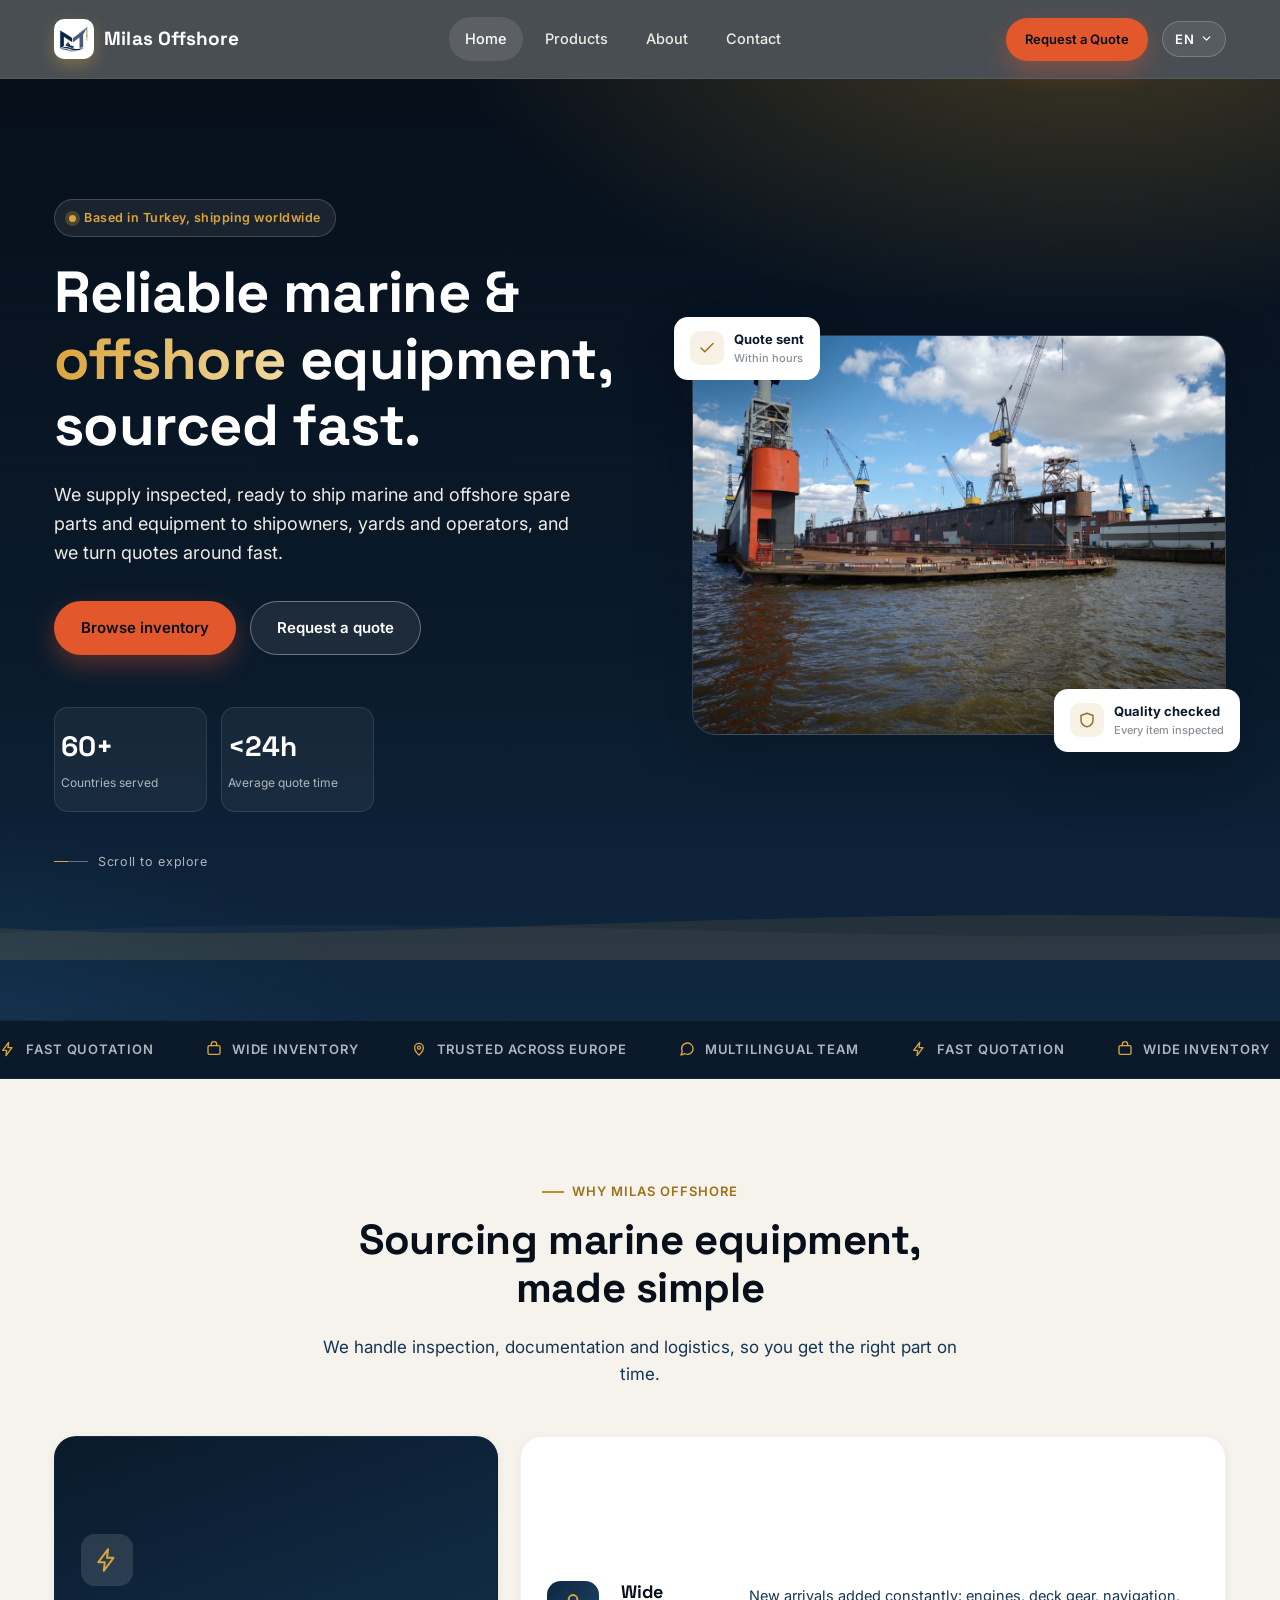
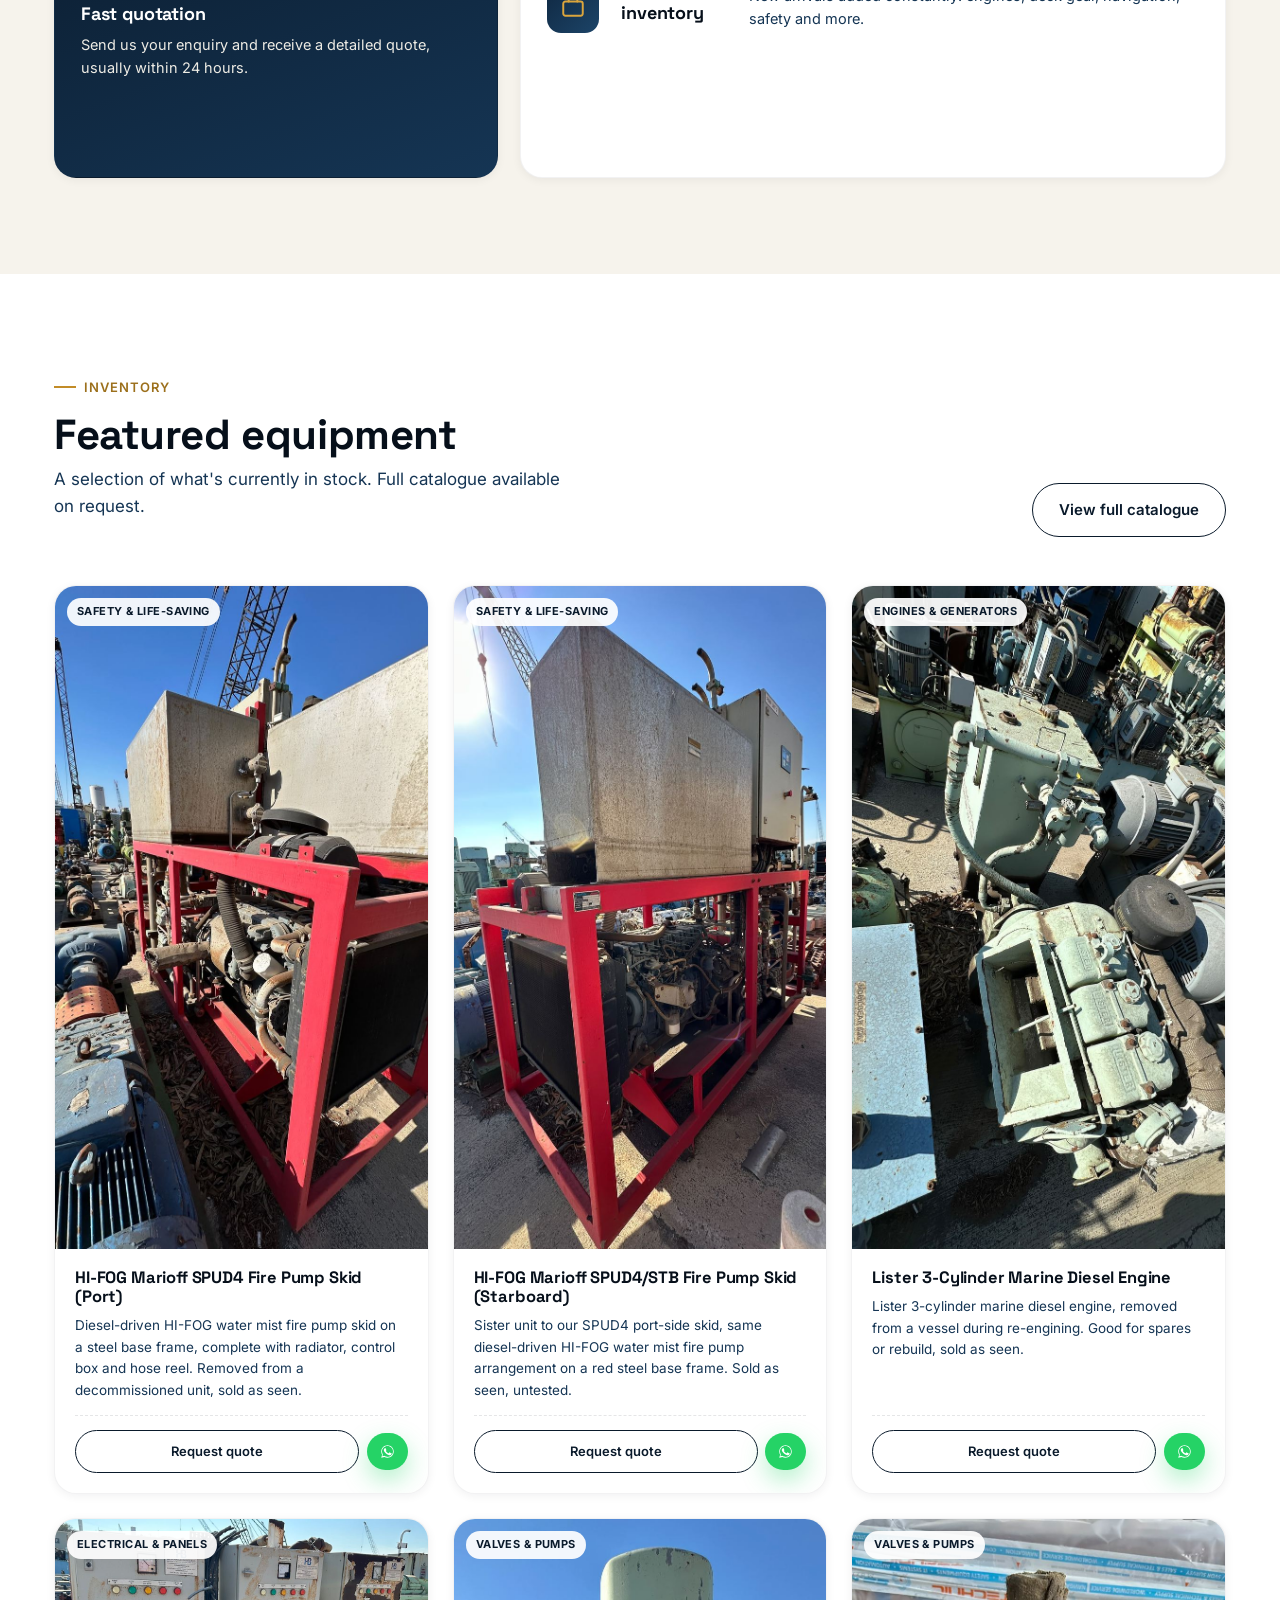
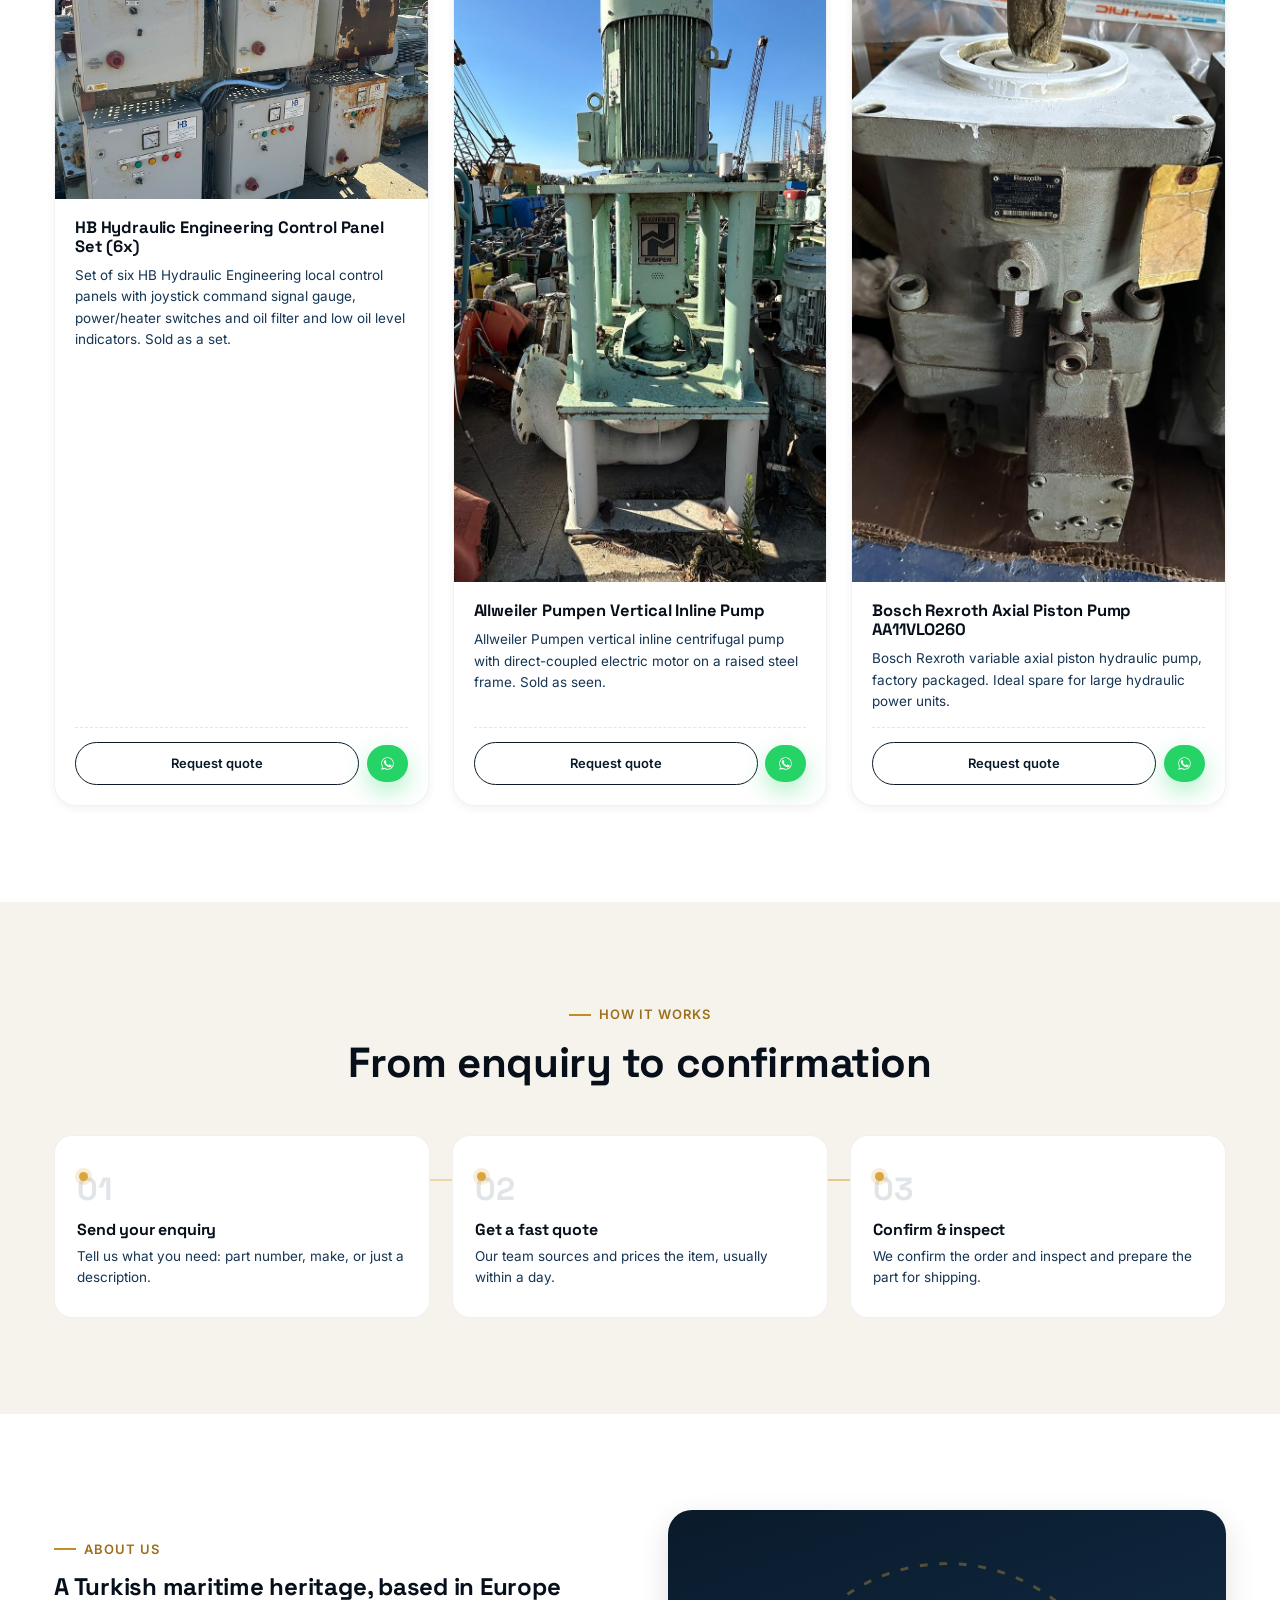
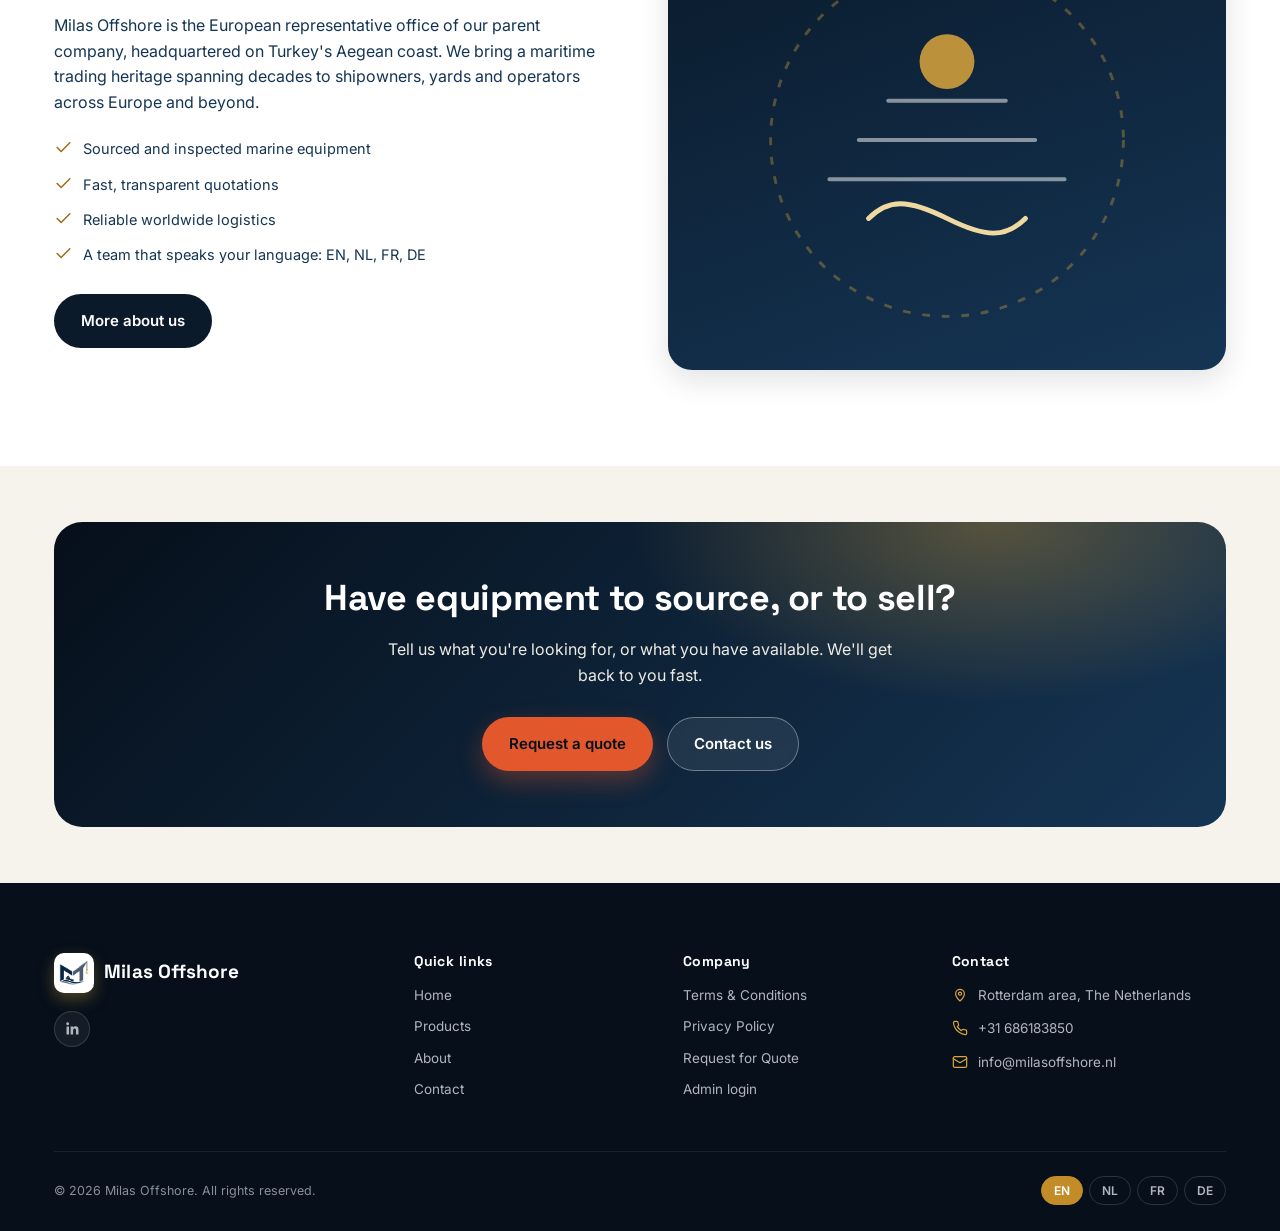
<file: index.html>
<!DOCTYPE html>
<html lang="en">
<head>
<meta charset="UTF-8">
<meta name="viewport" content="width=device-width, initial-scale=1.0">
<meta name="google-site-verification" content="f_lSpBod_ziCCCpsO3SbGv-IvwV33YUz3Cc5S5gStGs" />
<title data-i18n-title="meta_title">Milas Offshore | Marine & Offshore Equipment Supplier</title>
<meta name="description" content="Turkey-based supplier of marine and offshore equipment and spare parts, shipped worldwide.">
<meta name="keywords" content="marine equipment supplier, offshore equipment supplier, ship spare parts, marine spare parts, offshore spare parts, ship chandler, marine electrical panels, deck machinery, navigation equipment, valves and pumps marine">
<link rel="canonical" href="https://milasoffshore.nl/">
<meta property="og:type" content="website">
<meta property="og:site_name" content="Milas Offshore">
<meta property="og:title" content="Milas Offshore | Marine & Offshore Equipment Supplier">
<meta property="og:description" content="Marine and offshore equipment and spare parts, supplied through our European office in the Netherlands.">
<meta property="og:image" content="https://milasoffshore.nl/images/logo-full.png">
<meta property="og:url" content="https://milasoffshore.nl/">
<meta name="twitter:card" content="summary_large_image">
<meta name="twitter:title" content="Milas Offshore | Marine & Offshore Equipment Supplier">
<meta name="twitter:description" content="Marine and offshore equipment and spare parts, supplied through our European office in the Netherlands.">
<meta name="twitter:image" content="https://milasoffshore.nl/images/logo-full.png">
<script type="application/ld+json">
{
  "@context": "https://schema.org",
  "@type": "Organization",
  "name": "Milas Offshore",
  "url": "https://milasoffshore.nl/",
  "logo": "https://milasoffshore.nl/images/logo-full.png",
  "description": "Marine and offshore equipment and spare parts supplier, shipped worldwide from our European office in the Netherlands.",
  "address": {
    "@type": "PostalAddress",
    "addressRegion": "Rotterdam area",
    "addressCountry": "NL"
  },
  "contactPoint": {
    "@type": "ContactPoint",
    "telephone": "+31-686183850",
    "contactType": "sales",
    "email": "info@milasoffshore.nl"
  },
  "sameAs": [
    "https://www.linkedin.com/company/milasoffshore/"
  ]
}
</script>
<link rel="preconnect" href="https://fonts.googleapis.com">
<link href="https://fonts.googleapis.com/css2?family=Space+Grotesk:wght@500;700&family=Inter:wght@400;500;600;700&display=swap" rel="stylesheet">
<link rel="icon" type="image/png" href="images/favicon.png">
<link rel="stylesheet" href="css/style.css">
</head>
<body>

<!-- ============ HEADER ============ -->
<header class="site-header">
  <div class="container header-inner">
    <a href="index.html" class="brand">
      <span class="brand-mark">
        <img src="images/logo-mark.png" alt="Milas Offshore">
      </span>
      <span class="brand-text" data-i18n="brand.name">Milas Offshore<small data-i18n="brand.sub">Marine &amp; Offshore Supply</small></span>
    </a>

    <nav class="main-nav" data-main-nav>
      <a href="index.html" data-i18n="nav.home">Home</a>
      <a href="products.html" data-i18n="nav.products">Products</a>
      <a href="about.html" data-i18n="nav.about">About</a>
      <a href="contact.html" data-i18n="nav.contact">Contact</a>
    <a href="contact.html" class="nav-cta-mobile" data-i18n="nav.quote">Request a Quote</a>
    </nav>

    <div class="header-actions">
      <a href="contact.html" class="btn btn-primary btn-sm" data-i18n="nav.quote">Request a Quote</a>
      <div class="lang-switch" data-lang-switch>
        <button class="lang-current" data-lang-trigger type="button">
          <span data-lang-label>EN</span>
          <svg viewBox="0 0 24 24" fill="none" stroke="currentColor" stroke-width="2.4"><path d="M6 9l6 6 6-6" stroke-linecap="round" stroke-linejoin="round"/></svg>
        </button>
        <div class="lang-menu">
          <button data-lang-btn="en" type="button">English</button>
          <button data-lang-btn="nl" type="button">Nederlands</button>
          <button data-lang-btn="fr" type="button">Français</button>
          <button data-lang-btn="de" type="button">Deutsch</button>
        </div>
      </div>
      <button class="nav-toggle" data-nav-toggle type="button" aria-label="Menu">
        <svg viewBox="0 0 24 24" fill="none" stroke="currentColor" stroke-width="2"><path d="M4 7h16M4 12h16M4 17h16" stroke-linecap="round"/></svg>
      </button>
    </div>
  </div>
</header>

<!-- ============ HERO ============ -->
<section class="hero spotlight" data-tilt-scene>
  <div class="bubble-field" data-bubble-field aria-hidden="true"></div>
  <div class="container hero-grid">
    <div>
      <span class="hero-badge"><span class="dot"></span> <span data-i18n="hero.badge">Based in Turkey, shipping worldwide</span></span>
      <h1>
        <span data-i18n="hero.title_a">Reliable marine &amp;</span>
        <em data-i18n="hero.title_em">offshore</em>
        <span data-i18n="hero.title_b">equipment, sourced fast.</span>
      </h1>
      <p class="lead" data-i18n="hero.lead">We supply inspected, ready to ship marine and offshore spare parts and equipment to shipowners, yards and operators, and we turn quotes around fast.</p>
      <div class="hero-ctas">
        <a href="products.html" class="btn btn-primary" data-i18n="hero.cta_browse">Browse inventory</a>
        <a href="contact.html" class="btn btn-ghost" data-i18n="hero.cta_quote">Request a quote</a>
      </div>
      <div class="hero-stats">
        <div class="stat"><b data-count>60+</b><span data-i18n="hero.stat1_l">Countries served</span></div>
        <div class="stat"><b>&lt;24h</b><span data-i18n="hero.stat2_l">Average quote time</span></div>
      </div>
      <div class="scroll-cue"><span class="line"></span><span data-i18n="hero.scroll">Scroll to explore</span></div>
    </div>

    <div class="hero-visual">
      <div class="hero-panel hero-panel-video" data-tilt-target>
        <video class="hero-video" autoplay muted loop playsinline preload="auto" poster="images/about-shipyard.jpg">
          <source src="images/hero-video.mp4" type="video/mp4">
        </video>
      </div>
      <div class="hero-float f1">
        <span class="ico"><svg viewBox="0 0 24 24" fill="none" stroke="currentColor" stroke-width="2"><path d="M20 6L9 17l-5-5" stroke-linecap="round" stroke-linejoin="round"/></svg></span>
        <span><span data-i18n="hero.float1">Quote sent</span><small data-i18n="hero.float1_sub">Within hours</small></span>
      </div>
      <div class="hero-float f2">
        <span class="ico"><svg viewBox="0 0 24 24" fill="none" stroke="currentColor" stroke-width="2"><path d="M12 3l8 3v6c0 4.5-3.2 7.8-8 9-4.8-1.2-8-4.5-8-9V6l8-3z" stroke-linejoin="round"/></svg></span>
        <span><span data-i18n="hero.float2">Quality checked</span><small data-i18n="hero.float2_sub">Every item inspected</small></span>
      </div>
    </div>
  </div>
  <div class="hero-waves" aria-hidden="true">
    <svg class="wave1" viewBox="0 0 1200 120" preserveAspectRatio="none"><path d="M0 60 C150 100 350 0 600 50 S1050 100 1200 60 S1350 0 1200 60 L1200 120 L0 120 Z" fill="rgba(219,165,61,.10)"/></svg>
    <svg class="wave2" viewBox="0 0 1200 120" preserveAspectRatio="none"><path d="M0 70 C200 20 400 110 600 60 S1000 10 1200 70 S1400 110 1200 70 L1200 120 L0 120 Z" fill="rgba(255,255,255,.05)"/></svg>
  </div>
</section>

<div class="marquee-wrap">
  <div class="marquee-track" data-marquee>
    <span><svg viewBox="0 0 24 24" fill="none" stroke="currentColor" stroke-width="2"><path d="M13 2L4 14h6l-1 8 9-12h-6l1-8z" stroke-linejoin="round" stroke-linecap="round"/></svg><span data-i18n="marquee.m1">Fast quotation</span></span>
    <span><svg viewBox="0 0 24 24" fill="none" stroke="currentColor" stroke-width="2"><rect x="3" y="7" width="18" height="13" rx="2"/><path d="M8 7V5a4 4 0 018 0v2" stroke-linecap="round"/></svg><span data-i18n="marquee.m4">Wide inventory</span></span>
    <span><svg viewBox="0 0 24 24" fill="none" stroke="currentColor" stroke-width="2"><path d="M12 21s-6.5-5.7-6.5-11A6.5 6.5 0 1118.5 10c0 5.3-6.5 11-6.5 11z"/><circle cx="12" cy="10" r="2.3"/></svg><span data-i18n="marquee.m5">Trusted across Europe</span></span>
    <span><svg viewBox="0 0 24 24" fill="none" stroke="currentColor" stroke-width="2"><path d="M21 11.5a8.38 8.38 0 01-.9 3.8 8.5 8.5 0 01-7.6 4.7 8.38 8.38 0 01-3.8-.9L3 21l1.9-5.7a8.38 8.38 0 01-.9-3.8 8.5 8.5 0 014.7-7.6 8.38 8.38 0 013.8-.9h.5a8.48 8.48 0 018 8v.5z" stroke-linecap="round" stroke-linejoin="round"/></svg><span data-i18n="marquee.m7">Multilingual team</span></span>
    <span aria-hidden="true"><svg viewBox="0 0 24 24" fill="none" stroke="currentColor" stroke-width="2"><path d="M13 2L4 14h6l-1 8 9-12h-6l1-8z" stroke-linejoin="round" stroke-linecap="round"/></svg><span data-i18n="marquee.m1">Fast quotation</span></span>
    <span aria-hidden="true"><svg viewBox="0 0 24 24" fill="none" stroke="currentColor" stroke-width="2"><rect x="3" y="7" width="18" height="13" rx="2"/><path d="M8 7V5a4 4 0 018 0v2" stroke-linecap="round"/></svg><span data-i18n="marquee.m4">Wide inventory</span></span>
    <span aria-hidden="true"><svg viewBox="0 0 24 24" fill="none" stroke="currentColor" stroke-width="2"><path d="M12 21s-6.5-5.7-6.5-11A6.5 6.5 0 1118.5 10c0 5.3-6.5 11-6.5 11z"/><circle cx="12" cy="10" r="2.3"/></svg><span data-i18n="marquee.m5">Trusted across Europe</span></span>
    <span aria-hidden="true"><svg viewBox="0 0 24 24" fill="none" stroke="currentColor" stroke-width="2"><path d="M21 11.5a8.38 8.38 0 01-.9 3.8 8.5 8.5 0 01-7.6 4.7 8.38 8.38 0 01-3.8-.9L3 21l1.9-5.7a8.38 8.38 0 01-.9-3.8 8.5 8.5 0 014.7-7.6 8.38 8.38 0 013.8-.9h.5a8.48 8.48 0 018 8v.5z" stroke-linecap="round" stroke-linejoin="round"/></svg><span data-i18n="marquee.m7">Multilingual team</span></span>
  </div>
</div>

<!-- ============ FEATURES ============ -->
<section class="section">
  <div class="container">
    <div class="section-head center reveal">
      <div class="eyebrow" data-i18n="features.eyebrow">Why Milas Offshore</div>
      <h2 data-i18n="features.title">Sourcing marine equipment, made simple</h2>
      <p data-i18n="features.sub">We handle inspection, documentation and logistics, so you get the right part on time.</p>
    </div>
    <div class="features-grid">
      <div class="feature-card feature-card-lg reveal spotlight">
        <div class="feature-ico"><svg viewBox="0 0 24 24" fill="none" stroke="currentColor" stroke-width="1.8"><path d="M13 2L4 14h6l-1 8 9-12h-6l1-8z" stroke-linejoin="round" stroke-linecap="round"/></svg></div>
        <h3 data-i18n="features.f1_t">Fast quotation</h3>
        <p data-i18n="features.f1_d">Send us your enquiry and receive a detailed quote, usually within 24 hours.</p>
      </div>
      <div class="feature-card feature-card-wide reveal">
        <div class="feature-ico"><svg viewBox="0 0 24 24" fill="none" stroke="currentColor" stroke-width="1.8"><rect x="3" y="7" width="18" height="13" rx="2"/><path d="M8 7V5a4 4 0 018 0v2" stroke-linecap="round"/></svg></div>
        <h3 data-i18n="features.f4_t">Wide inventory</h3>
        <p data-i18n="features.f4_d">New arrivals added constantly: engines, deck gear, navigation, safety and more.</p>
      </div>
    </div>
  </div>
</section>

<!-- ============ FEATURED PRODUCTS ============ -->
<section class="section" style="background:var(--white);">
  <div class="container">
    <div class="section-head reveal" style="display:flex;justify-content:space-between;align-items:flex-end;flex-wrap:wrap;gap:20px;max-width:none;">
      <div>
        <div class="eyebrow" data-i18n="products.eyebrow">Inventory</div>
        <h2 style="margin-bottom:6px;" data-i18n="products.title">Featured equipment</h2>
        <p data-i18n="products.sub" style="max-width:520px;">A selection of what's currently in stock. Full catalogue available on request.</p>
      </div>
      <a href="products.html" class="btn btn-outline" data-i18n="products.view_all">View full catalogue</a>
    </div>
    <div class="product-grid" data-featured-grid></div>
  </div>
</section>

<!-- ============ PROCESS ============ -->
<section class="section">
  <div class="container">
    <div class="section-head center reveal">
      <div class="eyebrow" data-i18n="steps.eyebrow">How it works</div>
      <h2 data-i18n="steps.title">From enquiry to delivery</h2>
    </div>
    <div class="steps">
      <div class="step reveal"><div class="step-num">01</div><h3 data-i18n="steps.s1_t">Send your enquiry</h3><p data-i18n="steps.s1_d">Tell us what you need: part number, make, or just a description.</p></div>
      <div class="step reveal"><div class="step-num">02</div><h3 data-i18n="steps.s2_t">Get a fast quote</h3><p data-i18n="steps.s2_d">Our team sources and prices the item, usually within a day.</p></div>
      <div class="step reveal"><div class="step-num">03</div><h3 data-i18n="steps.s3_t">Confirm &amp; inspect</h3><p data-i18n="steps.s3_d">We confirm the order and inspect / prepare the part for shipping.</p></div>
    </div>
  </div>
</section>

<!-- ============ ABOUT TEASER ============ -->
<section class="section" style="background:var(--white);">
  <div class="container split">
    <div class="reveal">
      <div class="eyebrow" data-i18n="about_teaser.eyebrow">About us</div>
      <h2 data-i18n="about_teaser.title">A Turkish maritime heritage, based in Europe</h2>
      <p data-i18n="about_teaser.p1">Milas Offshore is the European representative office of our parent company, headquartered on Turkey's Aegean coast. We bring a maritime trading heritage spanning decades to shipowners, yards and operators across Europe and beyond.</p>
      <ul class="checklist">
        <li><svg viewBox="0 0 24 24" fill="none" stroke="currentColor" stroke-width="2"><path d="M20 6L9 17l-5-5" stroke-linecap="round" stroke-linejoin="round"/></svg><span data-i18n="about_teaser.c1">Sourced and inspected marine equipment</span></li>
        <li><svg viewBox="0 0 24 24" fill="none" stroke="currentColor" stroke-width="2"><path d="M20 6L9 17l-5-5" stroke-linecap="round" stroke-linejoin="round"/></svg><span data-i18n="about_teaser.c2">Fast, transparent quotations</span></li>
        <li><svg viewBox="0 0 24 24" fill="none" stroke="currentColor" stroke-width="2"><path d="M20 6L9 17l-5-5" stroke-linecap="round" stroke-linejoin="round"/></svg><span data-i18n="about_teaser.c3">Reliable worldwide logistics</span></li>
        <li><svg viewBox="0 0 24 24" fill="none" stroke="currentColor" stroke-width="2"><path d="M20 6L9 17l-5-5" stroke-linecap="round" stroke-linejoin="round"/></svg><span data-i18n="about_teaser.c4">A team that speaks your language: EN, NL, FR, DE</span></li>
      </ul>
      <a href="about.html" class="btn btn-dark" data-i18n="about_teaser.cta">More about us</a>
    </div>
    <div class="split-art reveal">
      <svg viewBox="0 0 200 200" fill="none">
        <circle cx="100" cy="100" r="90" stroke="rgba(219,165,61,.35)" stroke-width="1.5" stroke-dasharray="4 6"/>
        <path d="M40 120h120M55 100h90M70 80h60" stroke="rgba(255,255,255,.5)" stroke-width="2" stroke-linecap="round"/>
        <circle cx="100" cy="60" r="14" fill="#dba53d" opacity=".85"/>
        <path d="M60 140c10-10 20-10 40 0s30 10 40 0" stroke="#f0d9a0" stroke-width="2.5" stroke-linecap="round"/>
      </svg>
    </div>
  </div>
</section>

<!-- ============ CTA BANNER ============ -->
<section class="section-tight">
  <div class="container">
    <div class="cta-banner reveal spotlight">
      <h2 data-i18n="cta_banner.title">Have equipment to source, or to sell?</h2>
      <p data-i18n="cta_banner.sub">Tell us what you're looking for, or what you have available. We'll get back to you fast.</p>
      <div class="cta-actions">
        <a href="contact.html" class="btn btn-primary" data-i18n="cta_banner.cta1">Request a quote</a>
        <a href="contact.html" class="btn btn-ghost" data-i18n="cta_banner.cta2">Contact us</a>
      </div>
    </div>
  </div>
</section>

<!-- ============ FOOTER ============ -->
<footer class="site-footer">
  <div class="container">
    <div class="footer-grid">
      <div>
        <div class="brand" style="color:#fff;margin-bottom:14px;">
          <span class="brand-mark"><img src="images/logo-mark.png" alt="Milas Offshore"></span>
          <span class="brand-text" data-i18n="brand.name">Milas Offshore</span>
        </div>
        <div class="footer-social">
          <a href="https://www.linkedin.com/company/milasoffshore/" target="_blank" rel="noopener" aria-label="LinkedIn">
            <svg viewBox="0 0 24 24" fill="currentColor"><path d="M20.45 20.45h-3.56v-5.57c0-1.33-.02-3.03-1.85-3.03-1.85 0-2.14 1.45-2.14 2.94v5.66H9.34V9h3.42v1.56h.05c.48-.9 1.64-1.85 3.38-1.85 3.6 0 4.27 2.37 4.27 5.46v6.28zM5.34 7.43a2.07 2.07 0 110-4.13 2.07 2.07 0 010 4.13zM7.12 20.45H3.56V9h3.56v11.45z"/></svg>
          </a>
        </div>
      </div>
      <div>
        <h4 data-i18n="footer.links_t">Quick links</h4>
        <div class="footer-links">
          <a href="index.html" data-i18n="footer.l_home">Home</a>
          <a href="products.html" data-i18n="footer.l_products">Products</a>
          <a href="about.html" data-i18n="footer.l_about">About</a>
          <a href="contact.html" data-i18n="footer.l_contact">Contact</a>
        </div>
      </div>
      <div>
        <h4 data-i18n="footer.company_t">Company</h4>
        <div class="footer-links">
          <a href="#" data-i18n="footer.c_terms">Terms &amp; Conditions</a>
          <a href="#" data-i18n="footer.c_privacy">Privacy Policy</a>
          <a href="contact.html" data-i18n="footer.c_rfq">Request for Quote</a>
          <a href="admin.html" data-i18n="footer.l_admin">Admin login</a>
        </div>
      </div>
      <div>
        <h4 data-i18n="footer.contact_t">Contact</h4>
        <ul class="footer-contact">
          <li><svg viewBox="0 0 24 24" fill="none" stroke="currentColor" stroke-width="1.8"><path d="M12 21s-6.5-5.7-6.5-11A6.5 6.5 0 1118.5 10c0 5.3-6.5 11-6.5 11z"/><circle cx="12" cy="10" r="2.3"/></svg><span data-i18n="footer.addr">Rotterdam area, The Netherlands</span></li>
          <li><svg viewBox="0 0 24 24" fill="none" stroke="currentColor" stroke-width="1.8"><path d="M22 16.9v3a2 2 0 01-2.2 2 19.8 19.8 0 01-8.6-3 19.5 19.5 0 01-6-6 19.8 19.8 0 01-3-8.7A2 2 0 014.1 2h3a2 2 0 012 1.7c.1 1 .3 2 .7 2.9a2 2 0 01-.4 2.1L8 10a16 16 0 006 6l1.3-1.4a2 2 0 012.1-.4c.9.4 1.9.6 2.9.7a2 2 0 011.7 2z" stroke-linecap="round" stroke-linejoin="round"/></svg><span data-i18n="footer.phone">+31 686183850</span></li>
          <li><svg viewBox="0 0 24 24" fill="none" stroke="currentColor" stroke-width="1.8"><rect x="2" y="4" width="20" height="16" rx="2"/><path d="M2 7l10 6 10-6" stroke-linecap="round" stroke-linejoin="round"/></svg><span data-i18n="footer.email">info@milasoffshore.nl</span></li>
        </ul>
      </div>
    </div>
    <div class="footer-bottom">
      <span>© <span data-year>2026</span> <span data-i18n="brand.name">Milas Offshore</span>. <span data-i18n="footer.rights">All rights reserved.</span></span>
      <div class="footer-lang">
        <button data-lang-btn="en" type="button">EN</button>
        <button data-lang-btn="nl" type="button">NL</button>
        <button data-lang-btn="fr" type="button">FR</button>
        <button data-lang-btn="de" type="button">DE</button>
      </div>
    </div>
  </div>
</footer>

<script src="data/products.js"></script>
<script src="js/i18n.js"></script>
<script src="js/store.js"></script>
<script src="js/products.js"></script>
<script src="js/main.js"></script>
</body>
</html>
</file>
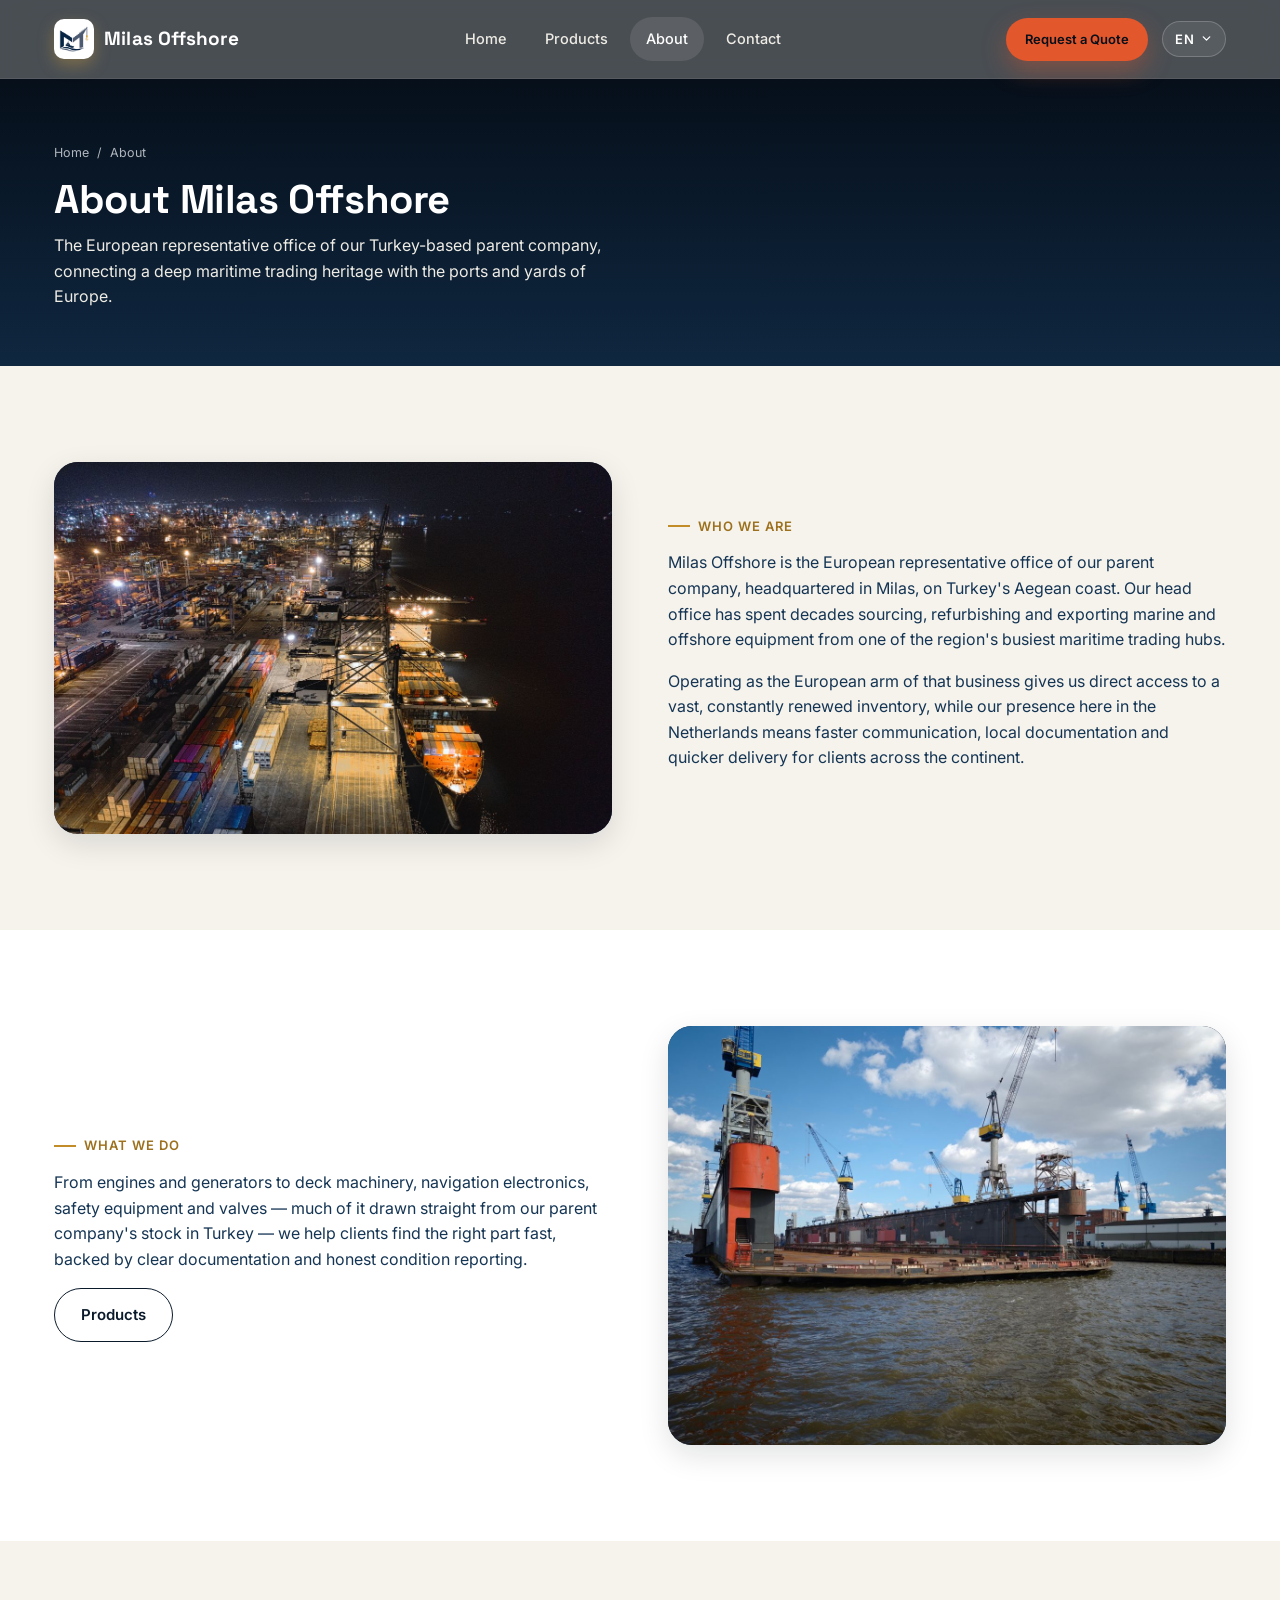
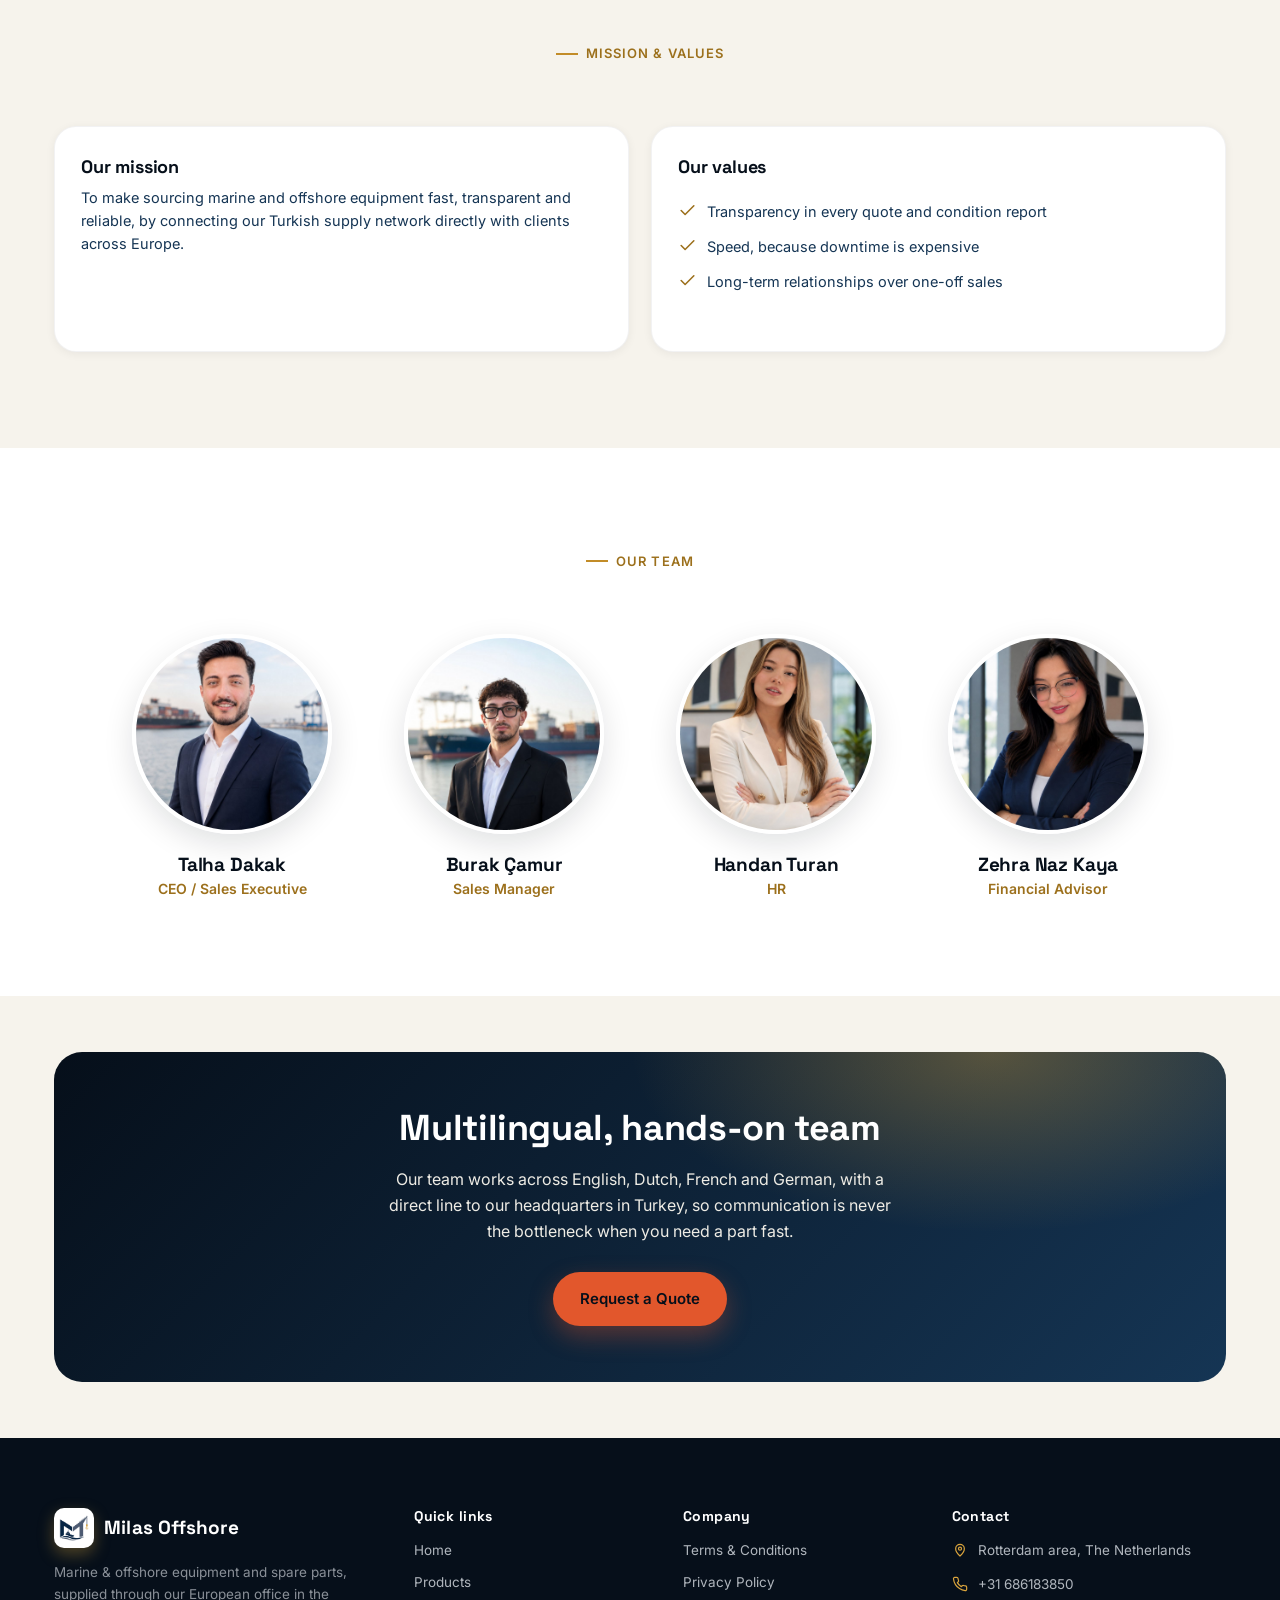
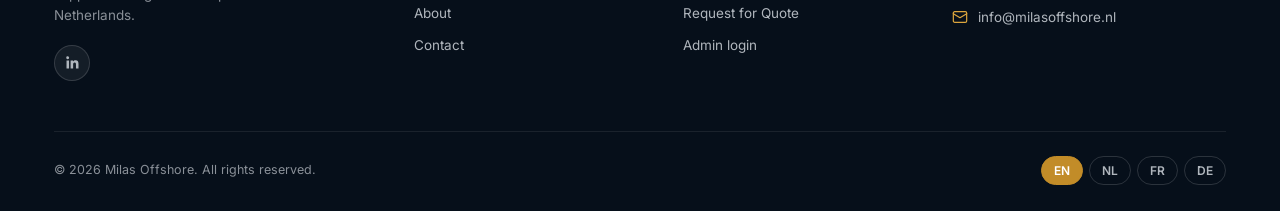
<file: about.html>
<!DOCTYPE html>
<html lang="en">
<head>
<meta charset="UTF-8">
<meta name="viewport" content="width=device-width, initial-scale=1.0">
<title data-i18n-title="about_page.title">About | Milas Offshore</title>
<meta name="description" content="Learn about Milas Offshore - our team, our mission, and our European office in the Netherlands supplying marine & offshore equipment worldwide.">
<meta name="keywords" content="about Milas Offshore, marine equipment supplier company, offshore equipment supplier company, marine supply team Netherlands">
<link rel="canonical" href="https://milasoffshore.nl/about.html">
<meta property="og:type" content="website">
<meta property="og:site_name" content="Milas Offshore">
<meta property="og:title" content="About | Milas Offshore">
<meta property="og:description" content="Our team, our mission, and our European office in the Netherlands supplying marine & offshore equipment worldwide.">
<meta property="og:image" content="https://milasoffshore.nl/images/logo-full.png">
<meta property="og:url" content="https://milasoffshore.nl/about.html">
<meta name="twitter:card" content="summary_large_image">
<meta name="twitter:title" content="About | Milas Offshore">
<meta name="twitter:description" content="Our team, our mission, and our European office in the Netherlands supplying marine & offshore equipment worldwide.">
<meta name="twitter:image" content="https://milasoffshore.nl/images/logo-full.png">
<link rel="preconnect" href="https://fonts.googleapis.com">
<link href="https://fonts.googleapis.com/css2?family=Space+Grotesk:wght@500;700&family=Inter:wght@400;500;600;700&display=swap" rel="stylesheet">
<link rel="icon" type="image/png" href="images/favicon.png">
<link rel="stylesheet" href="css/style.css">
</head>
<body>

<header class="site-header">
  <div class="container header-inner">
    <a href="index.html" class="brand">
      <span class="brand-mark"><img src="images/logo-mark.png" alt="Milas Offshore"></span>
      <span class="brand-text" data-i18n="brand.name">Milas Offshore<small data-i18n="brand.sub">Marine &amp; Offshore Supply</small></span>
    </a>
    <nav class="main-nav" data-main-nav>
      <a href="index.html" data-i18n="nav.home">Home</a>
      <a href="products.html" data-i18n="nav.products">Products</a>
      <a href="about.html" data-i18n="nav.about">About</a>
      <a href="contact.html" data-i18n="nav.contact">Contact</a>
    <a href="contact.html" class="nav-cta-mobile" data-i18n="nav.quote">Request a Quote</a>
    </nav>
    <div class="header-actions">
      <a href="contact.html" class="btn btn-primary btn-sm" data-i18n="nav.quote">Request a Quote</a>
      <div class="lang-switch" data-lang-switch>
        <button class="lang-current" data-lang-trigger type="button">
          <span data-lang-label>EN</span>
          <svg viewBox="0 0 24 24" fill="none" stroke="currentColor" stroke-width="2.4"><path d="M6 9l6 6 6-6" stroke-linecap="round" stroke-linejoin="round"/></svg>
        </button>
        <div class="lang-menu">
          <button data-lang-btn="en" type="button">English</button>
          <button data-lang-btn="nl" type="button">Nederlands</button>
          <button data-lang-btn="fr" type="button">Français</button>
          <button data-lang-btn="de" type="button">Deutsch</button>
        </div>
      </div>
      <button class="nav-toggle" data-nav-toggle type="button" aria-label="Menu">
        <svg viewBox="0 0 24 24" fill="none" stroke="currentColor" stroke-width="2"><path d="M4 7h16M4 12h16M4 17h16" stroke-linecap="round"/></svg>
      </button>
    </div>
  </div>
</header>

<section class="page-hero">
  <div class="container">
    <div class="breadcrumb"><a href="index.html" data-i18n="nav.home">Home</a> / <span data-i18n="nav.about">About</span></div>
    <h1 data-i18n="about_page.title">About Milas Offshore</h1>
    <p data-i18n="about_page.lead">The European representative office of our Turkey-based parent company, connecting a deep maritime trading heritage with the ports and yards of Europe.</p>
  </div>
</section>

<section class="section">
  <div class="container split">
    <div class="split-art split-art-photo reveal">
      <img src="images/about-port.jpg" alt="Container port at night">
    </div>
    <div class="reveal">
      <div class="eyebrow" data-i18n="about_page.s1_t">Who we are</div>
      <p data-i18n="about_page.s1_p1">Milas Offshore is the European representative office of our parent company, headquartered in Milas, on Turkey's Aegean coast. Our head office has spent decades sourcing, refurbishing and exporting marine and offshore equipment from one of the region's busiest maritime trading hubs.</p>
      <p data-i18n="about_page.s1_p2">Operating as the European arm of that business gives us direct access to a vast, constantly renewed inventory, while our presence here in the Netherlands means faster communication, local documentation and quicker delivery for clients across the continent.</p>
    </div>
  </div>
</section>

<section class="section" style="background:var(--white);">
  <div class="container split">
    <div class="reveal">
      <div class="eyebrow" data-i18n="about_page.s2_t">What we do</div>
      <p data-i18n="about_page.s2_p1">From engines and generators to deck machinery, navigation electronics, safety equipment and valves — much of it drawn straight from our parent company's stock in Turkey — we help clients find the right part fast, backed by clear documentation and honest condition reporting.</p>
      <a href="products.html" class="btn btn-outline" data-i18n="nav.products">Products</a>
    </div>
    <div class="split-art split-art-photo reveal">
      <img src="images/about-shipyard.jpg" alt="Shipyard with cranes">
    </div>
  </div>
</section>

<section class="section">
  <div class="container">
    <div class="section-head center reveal">
      <div class="eyebrow" data-i18n="about_page.mv_t">Mission &amp; values</div>
    </div>
    <div class="features-grid" style="grid-template-columns:1fr 1fr;">
      <div class="feature-card reveal">
        <h3 data-i18n="about_page.m_t">Our mission</h3>
        <p data-i18n="about_page.m_p">To make sourcing marine and offshore equipment fast, transparent and reliable, by connecting our Turkish supply network directly with clients across Europe.</p>
      </div>
      <div class="feature-card reveal">
        <h3 data-i18n="about_page.v_t">Our values</h3>
        <ul class="checklist">
          <li><svg viewBox="0 0 24 24" fill="none" stroke="currentColor" stroke-width="2"><path d="M20 6L9 17l-5-5" stroke-linecap="round" stroke-linejoin="round"/></svg><span data-i18n="about_page.v1">Transparency in every quote and condition report</span></li>
          <li><svg viewBox="0 0 24 24" fill="none" stroke="currentColor" stroke-width="2"><path d="M20 6L9 17l-5-5" stroke-linecap="round" stroke-linejoin="round"/></svg><span data-i18n="about_page.v2">Speed, because downtime is expensive</span></li>
          <li><svg viewBox="0 0 24 24" fill="none" stroke="currentColor" stroke-width="2"><path d="M20 6L9 17l-5-5" stroke-linecap="round" stroke-linejoin="round"/></svg><span data-i18n="about_page.v3">Long-term relationships over one-off sales</span></li>
        </ul>
      </div>
    </div>
  </div>
</section>

<section class="section" style="background:var(--white);">
  <div class="container">
    <div class="section-head center reveal">
      <div class="eyebrow" data-i18n="about_page.staff_t">Our Team</div>
    </div>
    <div class="team-grid">
      <div class="team-card reveal">
        <div class="team-card-photo">
          <img src="images/team-talha-dakak.jpg" alt="Talha Dakak">
        </div>
        <h3 class="team-card-name">Talha Dakak</h3>
        <p class="team-card-role" data-i18n="about_page.staff_role_talha">CEO / Sales Executive</p>
      </div>
      <div class="team-card reveal">
        <div class="team-card-photo">
          <img src="images/team-burak-camur.jpg" alt="Burak Çamur">
        </div>
        <h3 class="team-card-name">Burak Çamur</h3>
        <p class="team-card-role" data-i18n="about_page.staff_role_burak">Sales Manager</p>
      </div>
      <div class="team-card reveal">
        <div class="team-card-photo">
          <img src="images/team-handan-turan.jpg" alt="Handan Turan">
        </div>
        <h3 class="team-card-name">Handan Turan</h3>
        <p class="team-card-role" data-i18n="about_page.staff_role_handan">HR</p>
      </div>
      <div class="team-card reveal">
        <div class="team-card-photo">
          <img src="images/team-zehra-naz-kaya.jpg" alt="Zehra Naz Kaya">
        </div>
        <h3 class="team-card-name">Zehra Naz Kaya</h3>
        <p class="team-card-role" data-i18n="about_page.staff_role_zehra">Financial Advisor</p>
      </div>
    </div>
  </div>
</section>

<section class="section-tight">
  <div class="container">
    <div class="cta-banner reveal spotlight">
      <h2 data-i18n="about_page.team_t">Multilingual, hands-on team</h2>
      <p data-i18n="about_page.team_p">Our team works across English, Dutch, French and German, with a direct line to our headquarters in Turkey, so communication is never the bottleneck when you need a part fast.</p>
      <div class="cta-actions">
        <a href="contact.html" class="btn btn-primary" data-i18n="nav.quote">Request a Quote</a>
      </div>
    </div>
  </div>
</section>

<footer class="site-footer">
  <div class="container">
    <div class="footer-grid">
      <div>
        <div class="brand" style="color:#fff;margin-bottom:14px;">
          <span class="brand-mark"><img src="images/logo-mark.png" alt="Milas Offshore"></span>
          <span class="brand-text" data-i18n="brand.name">Milas Offshore</span>
        </div>
        <p data-i18n="footer.tagline">Marine &amp; offshore equipment and spare parts, supplied through our European office in the Netherlands.</p>
        <div class="footer-social">
          <a href="https://www.linkedin.com/company/milasoffshore/" target="_blank" rel="noopener" aria-label="LinkedIn">
            <svg viewBox="0 0 24 24" fill="currentColor"><path d="M20.45 20.45h-3.56v-5.57c0-1.33-.02-3.03-1.85-3.03-1.85 0-2.14 1.45-2.14 2.94v5.66H9.34V9h3.42v1.56h.05c.48-.9 1.64-1.85 3.38-1.85 3.6 0 4.27 2.37 4.27 5.46v6.28zM5.34 7.43a2.07 2.07 0 110-4.13 2.07 2.07 0 010 4.13zM7.12 20.45H3.56V9h3.56v11.45z"/></svg>
          </a>
        </div>
      </div>
      <div>
        <h4 data-i18n="footer.links_t">Quick links</h4>
        <div class="footer-links">
          <a href="index.html" data-i18n="footer.l_home">Home</a>
          <a href="products.html" data-i18n="footer.l_products">Products</a>
          <a href="about.html" data-i18n="footer.l_about">About</a>
          <a href="contact.html" data-i18n="footer.l_contact">Contact</a>
        </div>
      </div>
      <div>
        <h4 data-i18n="footer.company_t">Company</h4>
        <div class="footer-links">
          <a href="#" data-i18n="footer.c_terms">Terms &amp; Conditions</a>
          <a href="#" data-i18n="footer.c_privacy">Privacy Policy</a>
          <a href="contact.html" data-i18n="footer.c_rfq">Request for Quote</a>
          <a href="admin.html" data-i18n="footer.l_admin">Admin login</a>
        </div>
      </div>
      <div>
        <h4 data-i18n="footer.contact_t">Contact</h4>
        <ul class="footer-contact">
          <li><svg viewBox="0 0 24 24" fill="none" stroke="currentColor" stroke-width="1.8"><path d="M12 21s-6.5-5.7-6.5-11A6.5 6.5 0 1118.5 10c0 5.3-6.5 11-6.5 11z"/><circle cx="12" cy="10" r="2.3"/></svg><span data-i18n="footer.addr">Rotterdam area, The Netherlands</span></li>
          <li><svg viewBox="0 0 24 24" fill="none" stroke="currentColor" stroke-width="1.8"><path d="M22 16.9v3a2 2 0 01-2.2 2 19.8 19.8 0 01-8.6-3 19.5 19.5 0 01-6-6 19.8 19.8 0 01-3-8.7A2 2 0 014.1 2h3a2 2 0 012 1.7c.1 1 .3 2 .7 2.9a2 2 0 01-.4 2.1L8 10a16 16 0 006 6l1.3-1.4a2 2 0 012.1-.4c.9.4 1.9.6 2.9.7a2 2 0 011.7 2z" stroke-linecap="round" stroke-linejoin="round"/></svg><span data-i18n="footer.phone">+31 686183850</span></li>
          <li><svg viewBox="0 0 24 24" fill="none" stroke="currentColor" stroke-width="1.8"><rect x="2" y="4" width="20" height="16" rx="2"/><path d="M2 7l10 6 10-6" stroke-linecap="round" stroke-linejoin="round"/></svg><span data-i18n="footer.email">info@milasoffshore.nl</span></li>
        </ul>
      </div>
    </div>
    <div class="footer-bottom">
      <span>&copy; <span data-year>2026</span> <span data-i18n="brand.name">Milas Offshore</span>. <span data-i18n="footer.rights">All rights reserved.</span></span>
      <div class="footer-lang">
        <button data-lang-btn="en" type="button">EN</button>
        <button data-lang-btn="nl" type="button">NL</button>
        <button data-lang-btn="fr" type="button">FR</button>
        <button data-lang-btn="de" type="button">DE</button>
      </div>
    </div>
  </div>
</footer>

<script src="js/i18n.js"></script>
<script src="js/main.js"></script>
</body>
</html>
</file>
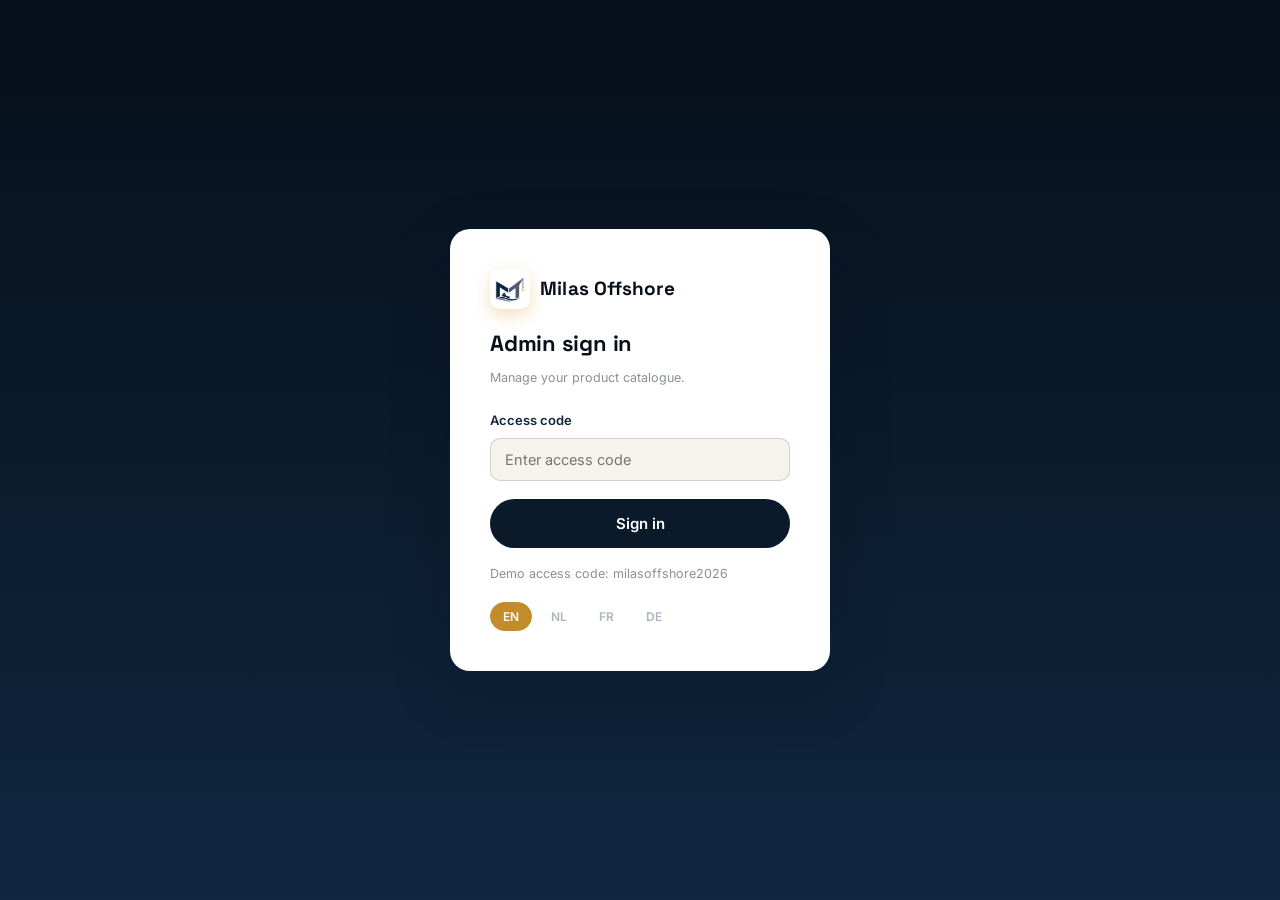
<file: admin.html>
<!DOCTYPE html>
<html lang="en">
<head>
<meta charset="UTF-8">
<meta name="viewport" content="width=device-width, initial-scale=1.0">
<title>Admin | Milas Offshore</title>
<link rel="preconnect" href="https://fonts.googleapis.com">
<link href="https://fonts.googleapis.com/css2?family=Space+Grotesk:wght@500;700&family=Inter:wght@400;500;600;700&display=swap" rel="stylesheet">
<link rel="icon" type="image/png" href="images/favicon.png">
<link rel="stylesheet" href="css/style.css">
</head>
<body class="admin-shell">

<!-- ============ LOGIN VIEW ============ -->
<div class="admin-login" id="admin-login-view">
  <div class="admin-login-card">
    <div class="brand" style="margin-bottom:22px;">
      <span class="brand-mark"><img src="images/logo-mark.png" alt="Milas Offshore"></span>
      <span class="brand-text" style="color:var(--navy-950);" data-i18n="brand.name">Milas Offshore</span>
    </div>
    <h2 data-i18n="admin.login_title" style="font-size:22px;">Admin sign in</h2>
    <p class="small-muted" data-i18n="admin.login_sub" style="margin-bottom:22px;">Manage your product catalogue.</p>
    <form id="admin-login-form">
      <div class="field">
        <label data-i18n="admin.pass_label">Access code</label>
        <input type="password" id="admin-pass" data-i18n-ph="admin.pass_ph" placeholder="Enter access code" required>
      </div>
      <button type="submit" class="btn btn-dark btn-block" data-i18n="admin.login_btn">Sign in</button>
      <p class="small-muted" id="admin-login-error" style="color:#c0392b;display:none;margin-top:12px;" data-i18n="admin.login_error">Incorrect code, try again.</p>
      <p class="small-muted" style="margin-top:16px;"><span data-i18n="admin.login_hint">Demo access code: milasoffshore2026</span></p>
    </form>
    <div style="margin-top:18px;">
      <div class="footer-lang">
        <button data-lang-btn="en" type="button">EN</button>
        <button data-lang-btn="nl" type="button">NL</button>
        <button data-lang-btn="fr" type="button">FR</button>
        <button data-lang-btn="de" type="button">DE</button>
      </div>
    </div>
  </div>
</div>

<!-- ============ ADMIN APP ============ -->
<div id="admin-app-view" style="display:none;">
  <div class="admin-topbar">
    <div class="container">
      <div class="brand" style="color:#fff;">
        <span class="brand-mark"><img src="images/logo-mark.png" alt="Milas Offshore"></span>
        <span class="brand-text" data-i18n="brand.name">Milas Offshore</span>
      </div>
      <div class="flex gap-8" style="align-items:center;">
        <div class="footer-lang">
          <button data-lang-btn="en" type="button">EN</button>
          <button data-lang-btn="nl" type="button">NL</button>
          <button data-lang-btn="fr" type="button">FR</button>
          <button data-lang-btn="de" type="button">DE</button>
        </div>
        <a href="index.html" class="btn btn-ghost btn-sm" data-i18n="footer.l_home">Home</a>
        <button class="btn btn-primary btn-sm" id="admin-logout" data-i18n="admin.logout" type="button">Log out</button>
      </div>
    </div>
  </div>

  <div class="admin-layout">
    <aside class="admin-side">
      <a href="#" class="active"><svg width="16" height="16" viewBox="0 0 24 24" fill="none" stroke="currentColor" stroke-width="2"><rect x="3" y="3" width="8" height="8" rx="1"/><rect x="13" y="3" width="8" height="8" rx="1"/><rect x="3" y="13" width="8" height="8" rx="1"/><rect x="13" y="13" width="8" height="8" rx="1"/></svg><span data-i18n="admin.dash">Dashboard</span></a>
    </aside>
    <main class="admin-main">
      <div class="admin-stat-row">
        <div class="admin-stat"><b id="stat-total">0</b><span data-i18n="admin.stat_total">Total listings</span></div>
        <div class="admin-stat"><b id="stat-session">0</b><span data-i18n="admin.stat_month">Added this session</span></div>
        <div class="admin-stat"><b id="stat-cat">6</b><span data-i18n="admin.stat_cat">Categories</span></div>
        <div class="admin-stat"><b>4</b><span data-i18n="admin.stat_lang">Site languages</span></div>
      </div>

      <div class="admin-card">
        <h3 data-i18n="admin.form_t">Add a new listing</h3>
        <form id="admin-add-form">
          <div class="field">
            <label data-i18n="admin.f_name">Part name</label>
            <input type="text" name="name" id="f-name" data-i18n-ph="admin.f_name_ph" placeholder="e.g. Marine diesel generator 200kW" required>
          </div>
          <div class="form-row">
            <div class="field">
              <label data-i18n="admin.f_cat">Category</label>
              <select name="category" id="f-cat">
                <option value="engine" data-i18n="products.cat_engine">Engines & Generators</option>
                <option value="deck" data-i18n="products.cat_deck">Deck Machinery</option>
                <option value="nav" data-i18n="products.cat_nav">Navigation & Electronics</option>
                <option value="safety" data-i18n="products.cat_safety">Safety & Life-Saving</option>
                <option value="valve" data-i18n="products.cat_valve">Valves & Pumps</option>
                <option value="electric" data-i18n="products.cat_electric">Electrical & Panels</option>
              </select>
            </div>
            <div class="field">
              <label data-i18n="admin.f_cond">Condition</label>
              <select name="condition" id="f-cond">
                <option value="used" data-i18n="products.cond_used">Used, inspected</option>
                <option value="refurb" data-i18n="products.cond_refurb">Refurbished</option>
                <option value="new" data-i18n="products.cond_new">New / Unused</option>
              </select>
            </div>
          </div>
          <div class="field">
            <label data-i18n="admin.f_desc">Short description</label>
            <textarea name="desc" id="f-desc" data-i18n-ph="admin.f_desc_ph" placeholder="Brief description shown on the catalogue card…" style="min-height:80px;"></textarea>
          </div>
          <div class="field">
            <label data-i18n="admin.f_specs">Specifications</label>
            <textarea name="specs" id="f-specs" data-i18n-ph="admin.f_specs_ph" placeholder="One per line, e.g.&#10;Power: 200kW&#10;Voltage: 400V&#10;Hours run: 3,200h"></textarea>
          </div>
          <div class="flex gap-8">
            <button type="submit" class="btn btn-primary" data-i18n="admin.save">Save listing</button>
          </div>
        </form>
      </div>

      <div class="admin-card">
        <h3 data-i18n="admin.table_t">All listings</h3>
        <div style="overflow-x:auto;">
          <table class="admin-table">
            <thead>
              <tr>
                <th data-i18n="admin.th_name">Name</th>
                <th data-i18n="admin.th_cat">Category</th>
                <th data-i18n="admin.th_cond">Condition</th>
                <th data-i18n="admin.th_status">Status</th>
                <th data-i18n="admin.th_actions">Actions</th>
              </tr>
            </thead>
            <tbody id="admin-table-body"></tbody>
          </table>
          <p class="small-muted" id="admin-empty" style="display:none;padding:20px 0;" data-i18n="admin.empty">No listings yet. Add your first one.</p>
        </div>
      </div>

      <div class="admin-card" style="background:rgba(194,140,40,.06);border-color:rgba(194,140,40,.25);">
        <h3 data-i18n="admin.note_t">About this admin panel</h3>
        <p data-i18n="admin.note_p" style="margin:0;">This is a working demo: listings you add are saved in your browser (localStorage) so you can try the full flow. For a live site, this should be connected to a small backend or database so listings sync for every visitor and every device. Ask and we'll set that up next.</p>
      </div>
    </main>
  </div>
</div>

<script src="data/products.js"></script>
<script src="js/i18n.js"></script>
<script src="js/store.js"></script>
<script src="js/products.js"></script>
<script src="js/main.js"></script>
<script src="js/admin.js"></script>
</body>
</html>
</file>
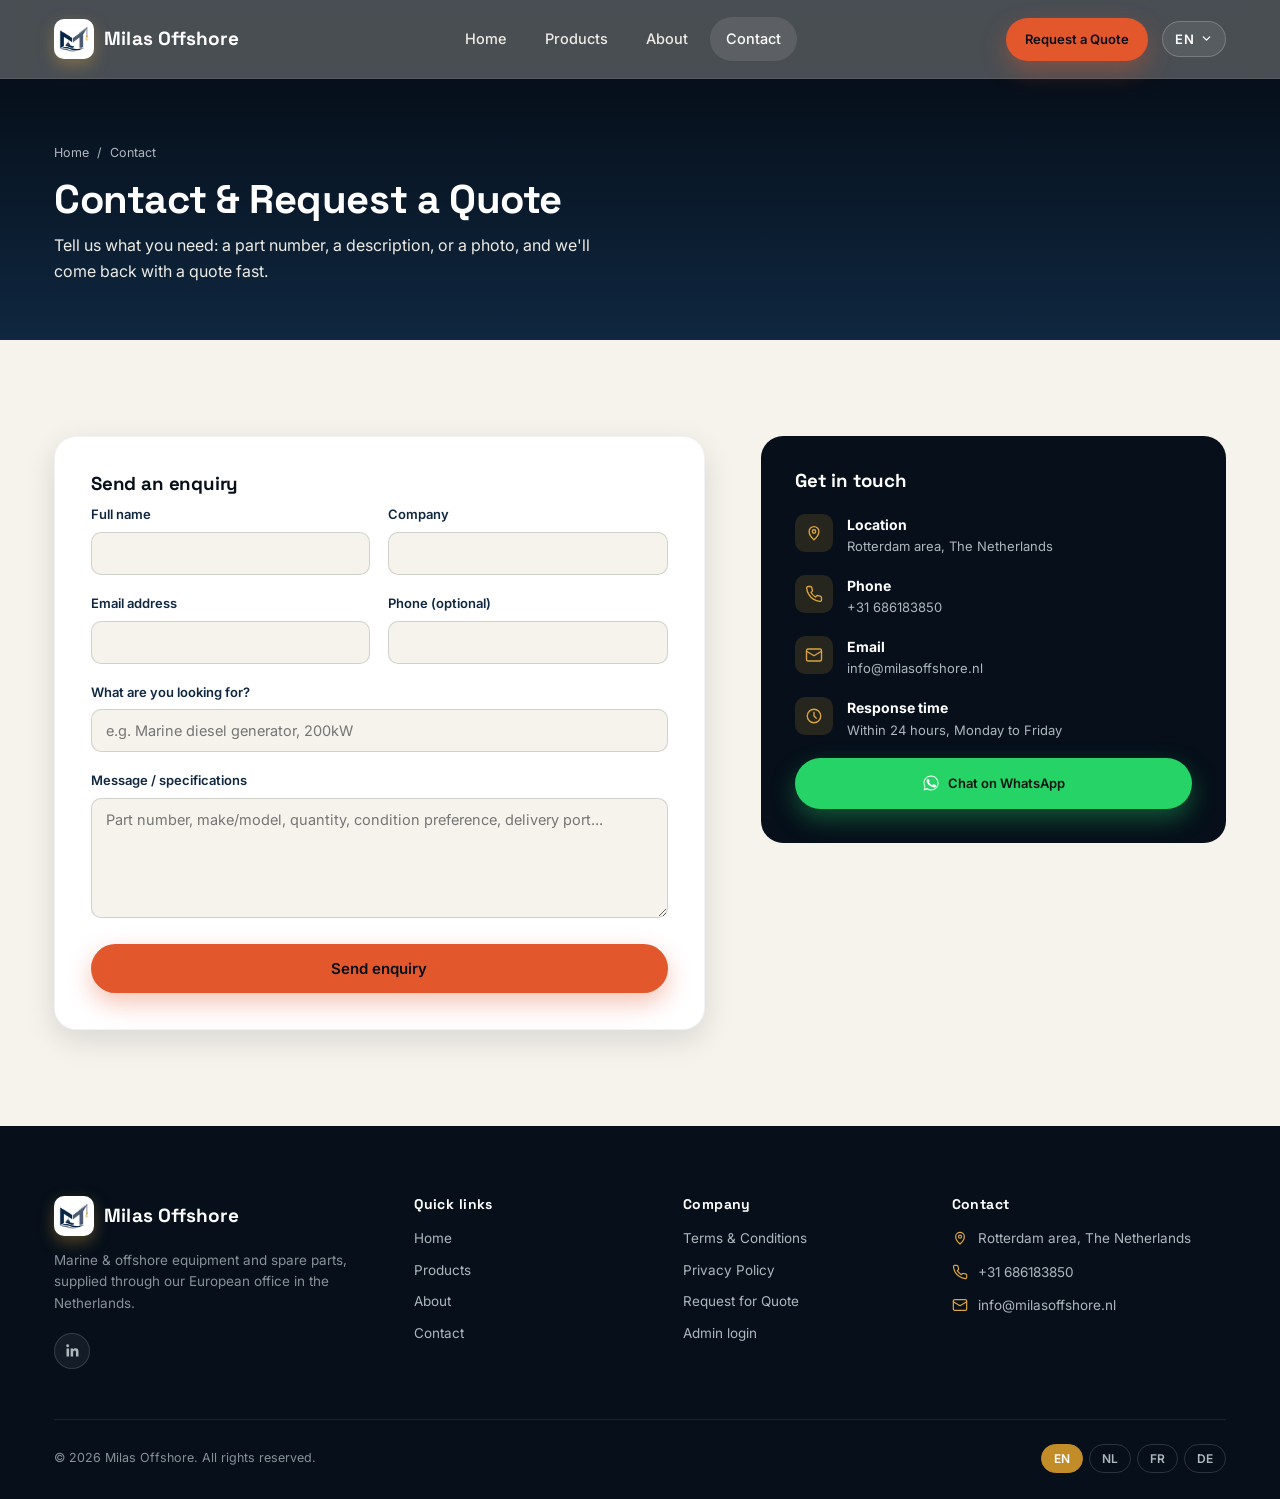
<file: contact.html>
<!DOCTYPE html>
<html lang="en">
<head>
<meta charset="UTF-8">
<meta name="viewport" content="width=device-width, initial-scale=1.0">
<title data-i18n-title="contact_page.title">Contact | Milas Offshore</title>
<meta name="description" content="Contact Milas Offshore for a marine or offshore equipment quote. Rotterdam area, The Netherlands. +31 686183850, info@milasoffshore.nl.">
<meta name="keywords" content="contact Milas Offshore, marine equipment quote, offshore equipment quote, request for quote marine parts">
<link rel="canonical" href="https://milasoffshore.nl/contact.html">
<meta property="og:type" content="website">
<meta property="og:site_name" content="Milas Offshore">
<meta property="og:title" content="Contact | Milas Offshore">
<meta property="og:description" content="Request a marine or offshore equipment quote. Rotterdam area, The Netherlands.">
<meta property="og:image" content="https://milasoffshore.nl/images/logo-full.png">
<meta property="og:url" content="https://milasoffshore.nl/contact.html">
<meta name="twitter:card" content="summary_large_image">
<meta name="twitter:title" content="Contact | Milas Offshore">
<meta name="twitter:description" content="Request a marine or offshore equipment quote. Rotterdam area, The Netherlands.">
<meta name="twitter:image" content="https://milasoffshore.nl/images/logo-full.png">
<script type="application/ld+json">
{
  "@context": "https://schema.org",
  "@type": "LocalBusiness",
  "name": "Milas Offshore",
  "image": "https://milasoffshore.nl/images/logo-full.png",
  "url": "https://milasoffshore.nl/",
  "telephone": "+31-686183850",
  "email": "info@milasoffshore.nl",
  "address": {
    "@type": "PostalAddress",
    "addressRegion": "Rotterdam area",
    "addressCountry": "NL"
  }
}
</script>
<link rel="preconnect" href="https://fonts.googleapis.com">
<link href="https://fonts.googleapis.com/css2?family=Space+Grotesk:wght@500;700&family=Inter:wght@400;500;600;700&display=swap" rel="stylesheet">
<link rel="icon" type="image/png" href="images/favicon.png">
<link rel="stylesheet" href="css/style.css">
</head>
<body>

<header class="site-header">
  <div class="container header-inner">
    <a href="index.html" class="brand">
      <span class="brand-mark"><img src="images/logo-mark.png" alt="Milas Offshore"></span>
      <span class="brand-text" data-i18n="brand.name">Milas Offshore<small data-i18n="brand.sub">Marine &amp; Offshore Supply</small></span>
    </a>
    <nav class="main-nav" data-main-nav>
      <a href="index.html" data-i18n="nav.home">Home</a>
      <a href="products.html" data-i18n="nav.products">Products</a>
      <a href="about.html" data-i18n="nav.about">About</a>
      <a href="contact.html" data-i18n="nav.contact">Contact</a>
    <a href="contact.html" class="nav-cta-mobile" data-i18n="nav.quote">Request a Quote</a>
    </nav>
    <div class="header-actions">
      <a href="contact.html" class="btn btn-primary btn-sm" data-i18n="nav.quote">Request a Quote</a>
      <div class="lang-switch" data-lang-switch>
        <button class="lang-current" data-lang-trigger type="button">
          <span data-lang-label>EN</span>
          <svg viewBox="0 0 24 24" fill="none" stroke="currentColor" stroke-width="2.4"><path d="M6 9l6 6 6-6" stroke-linecap="round" stroke-linejoin="round"/></svg>
        </button>
        <div class="lang-menu">
          <button data-lang-btn="en" type="button">English</button>
          <button data-lang-btn="nl" type="button">Nederlands</button>
          <button data-lang-btn="fr" type="button">Français</button>
          <button data-lang-btn="de" type="button">Deutsch</button>
        </div>
      </div>
      <button class="nav-toggle" data-nav-toggle type="button" aria-label="Menu">
        <svg viewBox="0 0 24 24" fill="none" stroke="currentColor" stroke-width="2"><path d="M4 7h16M4 12h16M4 17h16" stroke-linecap="round"/></svg>
      </button>
    </div>
  </div>
</header>

<section class="page-hero">
  <div class="container">
    <div class="breadcrumb"><a href="index.html" data-i18n="nav.home">Home</a> / <span data-i18n="nav.contact">Contact</span></div>
    <h1 data-i18n="contact_page.title">Contact &amp; Request a Quote</h1>
    <p data-i18n="contact_page.lead">Tell us what you need: a part number, a description, or a photo, and we'll come back with a quote fast.</p>
  </div>
</section>

<section class="section">
  <div class="container split" style="grid-template-columns:1.4fr 1fr;align-items:flex-start;">
    <div class="form-card reveal">
      <h3 data-i18n="contact_page.form_t">Send an enquiry</h3>
      <form id="rfq-form">
        <input type="hidden" name="access_key" value="18f8eec6-7919-4cbe-8dcc-d6d16be8b32a">
        <input type="hidden" name="subject" value="New RFQ — Milas Offshore website">
        <input type="hidden" name="from_name" value="Milas Offshore website">
        <input type="checkbox" name="botcheck" style="display:none;" tabindex="-1" autocomplete="off">
        <div class="form-row">
          <div class="field">
            <label data-i18n="contact_page.name">Full name</label>
            <input type="text" name="name" required>
          </div>
          <div class="field">
            <label data-i18n="contact_page.company">Company</label>
            <input type="text" name="company">
          </div>
        </div>
        <div class="form-row">
          <div class="field">
            <label data-i18n="contact_page.email">Email address</label>
            <input type="email" name="email" required>
          </div>
          <div class="field">
            <label data-i18n="contact_page.phone">Phone (optional)</label>
            <input type="tel" name="phone">
          </div>
        </div>
        <div class="field">
          <label data-i18n="contact_page.subject">What are you looking for?</label>
          <input type="text" name="subject" id="rfq-subject" data-i18n-ph="contact_page.subject_ph" placeholder="e.g. Marine diesel generator, 200kW">
        </div>
        <div class="field">
          <label data-i18n="contact_page.message">Message / specifications</label>
          <textarea name="message" data-i18n-ph="contact_page.message_ph" placeholder="Part number, make/model, quantity, condition preference, delivery port…"></textarea>
        </div>
        <button type="submit" class="btn btn-primary btn-block" data-i18n="contact_page.submit">Send enquiry</button>
      </form>
    </div>

    <div class="contact-info-card reveal">
      <h3 data-i18n="contact_page.info_t">Get in touch</h3>
      <ul>
        <li>
          <span class="ico"><svg viewBox="0 0 24 24" fill="none" stroke="currentColor" stroke-width="1.8"><path d="M12 21s-6.5-5.7-6.5-11A6.5 6.5 0 1118.5 10c0 5.3-6.5 11-6.5 11z"/><circle cx="12" cy="10" r="2.3"/></svg></span>
          <span><b data-i18n="contact_page.addr_l">Location</b><span data-i18n="contact_page.addr_v">Rotterdam area, The Netherlands</span></span>
        </li>
        <li>
          <span class="ico"><svg viewBox="0 0 24 24" fill="none" stroke="currentColor" stroke-width="1.8"><path d="M22 16.9v3a2 2 0 01-2.2 2 19.8 19.8 0 01-8.6-3 19.5 19.5 0 01-6-6 19.8 19.8 0 01-3-8.7A2 2 0 014.1 2h3a2 2 0 012 1.7c.1 1 .3 2 .7 2.9a2 2 0 01-.4 2.1L8 10a16 16 0 006 6l1.3-1.4a2 2 0 012.1-.4c.9.4 1.9.6 2.9.7a2 2 0 011.7 2z" stroke-linecap="round" stroke-linejoin="round"/></svg></span>
          <span><b data-i18n="contact_page.phone_l">Phone</b><span data-i18n="contact_page.phone_v">+31 686183850</span></span>
        </li>
        <li>
          <span class="ico"><svg viewBox="0 0 24 24" fill="none" stroke="currentColor" stroke-width="1.8"><rect x="2" y="4" width="20" height="16" rx="2"/><path d="M2 7l10 6 10-6" stroke-linecap="round" stroke-linejoin="round"/></svg></span>
          <span><b data-i18n="contact_page.email_l">Email</b><span data-i18n="contact_page.email_v">info@milasoffshore.nl</span></span>
        </li>
        <li>
          <span class="ico"><svg viewBox="0 0 24 24" fill="none" stroke="currentColor" stroke-width="1.8"><circle cx="12" cy="12" r="9"/><path d="M12 7v5l3 3" stroke-linecap="round" stroke-linejoin="round"/></svg></span>
          <span><b data-i18n="contact_page.hours_l">Response time</b><span data-i18n="contact_page.hours_v">Within 24 hours, Mon–Fri</span></span>
        </li>
      </ul>
      <a class="btn btn-whatsapp btn-block" href="https://wa.me/31686183850" target="_blank" rel="noopener" style="margin-top:18px;">
        <svg viewBox="0 0 24 24" width="18" height="18" fill="currentColor"><path d="M17.5 14.4c-.3-.1-1.7-.9-2-1-.3-.1-.5-.1-.7.1-.2.3-.8 1-.9 1.1-.2.2-.3.2-.6.1-.3-.1-1.2-.5-2.3-1.4-.9-.8-1.4-1.7-1.6-2-.2-.3 0-.5.1-.6.1-.1.3-.3.4-.5.1-.1.2-.3.2-.4.1-.2 0-.4 0-.5-.1-.1-.7-1.6-.9-2.2-.2-.6-.5-.5-.7-.5h-.6c-.2 0-.5.1-.8.4-.3.3-1 1-1 2.4s1.1 2.8 1.2 3c.1.2 2.2 3.4 5.4 4.7.8.3 1.4.5 1.8.7.8.2 1.5.2 2 .1.6-.1 1.7-.7 2-1.4.2-.7.2-1.2.1-1.4-.1-.1-.3-.2-.6-.3z"/><path d="M12 2C6.5 2 2 6.5 2 12c0 1.9.5 3.6 1.4 5.2L2 22l4.9-1.3c1.5.8 3.2 1.3 5.1 1.3 5.5 0 10-4.5 10-10S17.5 2 12 2zm0 18.3c-1.7 0-3.4-.5-4.8-1.3l-.3-.2-3.1.8.8-3-.2-.3C3.6 14.7 3.2 13.4 3.2 12c0-4.8 3.9-8.7 8.8-8.7s8.8 3.9 8.8 8.7-3.9 8.7-8.8 8.7z"/></svg>
        <span data-i18n="contact_page.whatsapp_cta" style="color:#111;">Chat on WhatsApp</span>
      </a>
    </div>
  </div>
</section>

<footer class="site-footer">
  <div class="container">
    <div class="footer-grid">
      <div>
        <div class="brand" style="color:#fff;margin-bottom:14px;">
          <span class="brand-mark"><img src="images/logo-mark.png" alt="Milas Offshore"></span>
          <span class="brand-text" data-i18n="brand.name">Milas Offshore</span>
        </div>
        <p data-i18n="footer.tagline">Marine &amp; offshore equipment and spare parts, supplied through our European office in the Netherlands.</p>
        <div class="footer-social">
          <a href="https://www.linkedin.com/company/milasoffshore/" target="_blank" rel="noopener" aria-label="LinkedIn">
            <svg viewBox="0 0 24 24" fill="currentColor"><path d="M20.45 20.45h-3.56v-5.57c0-1.33-.02-3.03-1.85-3.03-1.85 0-2.14 1.45-2.14 2.94v5.66H9.34V9h3.42v1.56h.05c.48-.9 1.64-1.85 3.38-1.85 3.6 0 4.27 2.37 4.27 5.46v6.28zM5.34 7.43a2.07 2.07 0 110-4.13 2.07 2.07 0 010 4.13zM7.12 20.45H3.56V9h3.56v11.45z"/></svg>
          </a>
        </div>
      </div>
      <div>
        <h4 data-i18n="footer.links_t">Quick links</h4>
        <div class="footer-links">
          <a href="index.html" data-i18n="footer.l_home">Home</a>
          <a href="products.html" data-i18n="footer.l_products">Products</a>
          <a href="about.html" data-i18n="footer.l_about">About</a>
          <a href="contact.html" data-i18n="footer.l_contact">Contact</a>
        </div>
      </div>
      <div>
        <h4 data-i18n="footer.company_t">Company</h4>
        <div class="footer-links">
          <a href="#" data-i18n="footer.c_terms">Terms &amp; Conditions</a>
          <a href="#" data-i18n="footer.c_privacy">Privacy Policy</a>
          <a href="contact.html" data-i18n="footer.c_rfq">Request for Quote</a>
          <a href="admin.html" data-i18n="footer.l_admin">Admin login</a>
        </div>
      </div>
      <div>
        <h4 data-i18n="footer.contact_t">Contact</h4>
        <ul class="footer-contact">
          <li><svg viewBox="0 0 24 24" fill="none" stroke="currentColor" stroke-width="1.8"><path d="M12 21s-6.5-5.7-6.5-11A6.5 6.5 0 1118.5 10c0 5.3-6.5 11-6.5 11z"/><circle cx="12" cy="10" r="2.3"/></svg><span data-i18n="footer.addr">Rotterdam area, The Netherlands</span></li>
          <li><svg viewBox="0 0 24 24" fill="none" stroke="currentColor" stroke-width="1.8"><path d="M22 16.9v3a2 2 0 01-2.2 2 19.8 19.8 0 01-8.6-3 19.5 19.5 0 01-6-6 19.8 19.8 0 01-3-8.7A2 2 0 014.1 2h3a2 2 0 012 1.7c.1 1 .3 2 .7 2.9a2 2 0 01-.4 2.1L8 10a16 16 0 006 6l1.3-1.4a2 2 0 012.1-.4c.9.4 1.9.6 2.9.7a2 2 0 011.7 2z" stroke-linecap="round" stroke-linejoin="round"/></svg><span data-i18n="footer.phone">+31 686183850</span></li>
          <li><svg viewBox="0 0 24 24" fill="none" stroke="currentColor" stroke-width="1.8"><rect x="2" y="4" width="20" height="16" rx="2"/><path d="M2 7l10 6 10-6" stroke-linecap="round" stroke-linejoin="round"/></svg><span data-i18n="footer.email">info@milasoffshore.nl</span></li>
        </ul>
      </div>
    </div>
    <div class="footer-bottom">
      <span>&copy; <span data-year>2026</span> <span data-i18n="brand.name">Milas Offshore</span>. <span data-i18n="footer.rights">All rights reserved.</span></span>
      <div class="footer-lang">
        <button data-lang-btn="en" type="button">EN</button>
        <button data-lang-btn="nl" type="button">NL</button>
        <button data-lang-btn="fr" type="button">FR</button>
        <button data-lang-btn="de" type="button">DE</button>
      </div>
    </div>
  </div>
</footer>

<script src="js/i18n.js"></script>
<script src="js/main.js"></script>
<script>
  // Prefill subject from ?item= query param (link from product detail page)
  document.addEventListener("DOMContentLoaded", () => {
    const params = new URLSearchParams(location.search);
    const item = params.get("item");
    if (item) document.getElementById("rfq-subject").value = decodeURIComponent(item);

    const form = document.getElementById("rfq-form");
    form.addEventListener("submit", async (e) => {
      e.preventDefault();
      const submitBtn = form.querySelector('button[type="submit"]');
      const originalLabel = submitBtn.textContent;
      submitBtn.disabled = true;
      try {
        const res = await fetch("https://api.web3forms.com/submit", {
          method: "POST",
          headers: { "Accept": "application/json" },
          body: new FormData(form)
        });
        const data = await res.json();
        if (data.success) {
          showToast(I18N.t("contact_page.success"));
          form.reset();
        } else {
          showToast(I18N.t("contact_page.error"));
        }
      } catch (err) {
        showToast(I18N.t("contact_page.error"));
      } finally {
        submitBtn.disabled = false;
        submitBtn.textContent = originalLabel;
      }
    });
  });
</script>
</body>
</html>
</file>
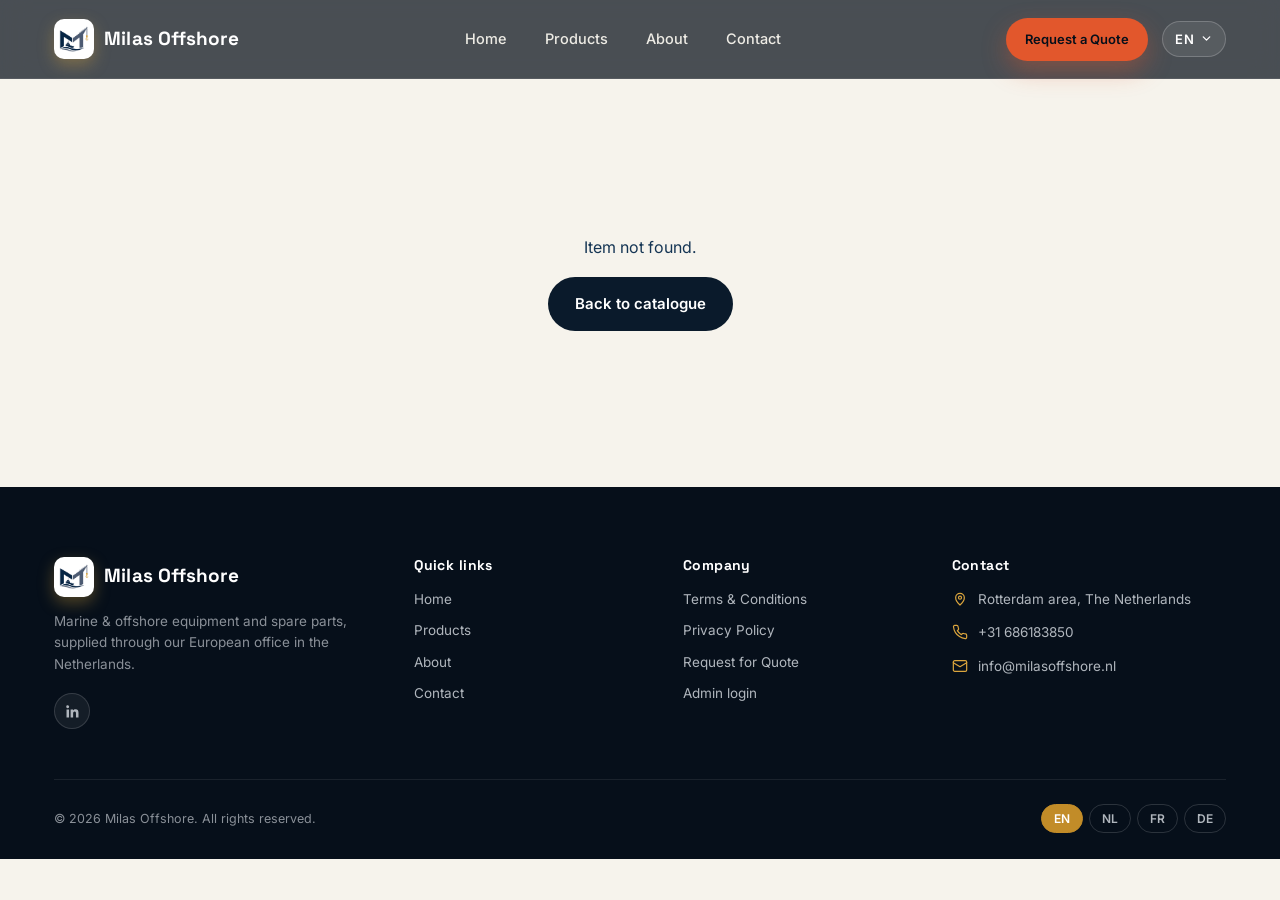
<file: product.html>
<!DOCTYPE html>
<html lang="en">
<head>
<meta charset="UTF-8">
<meta name="viewport" content="width=device-width, initial-scale=1.0">
<title>Milas Offshore</title>
<meta name="description" content="Marine and offshore spare part details, specifications, and quote request from Milas Offshore.">
<link rel="canonical" href="https://milasoffshore.nl/product.html">
<meta property="og:type" content="product">
<meta property="og:site_name" content="Milas Offshore">
<meta property="og:title" content="Milas Offshore | Product details">
<meta property="og:description" content="Marine and offshore spare part details, specifications, and quote request from Milas Offshore.">
<meta property="og:image" content="https://milasoffshore.nl/images/logo-full.png">
<link rel="preconnect" href="https://fonts.googleapis.com">
<link href="https://fonts.googleapis.com/css2?family=Space+Grotesk:wght@500;700&family=Inter:wght@400;500;600;700&display=swap" rel="stylesheet">
<link rel="icon" type="image/png" href="images/favicon.png">
<link rel="stylesheet" href="css/style.css">
</head>
<body>

<header class="site-header">
  <div class="container header-inner">
    <a href="index.html" class="brand">
      <span class="brand-mark"><img src="images/logo-mark.png" alt="Milas Offshore"></span>
      <span class="brand-text" data-i18n="brand.name">Milas Offshore<small data-i18n="brand.sub">Marine &amp; Offshore Supply</small></span>
    </a>
    <nav class="main-nav" data-main-nav>
      <a href="index.html" data-i18n="nav.home">Home</a>
      <a href="products.html" data-i18n="nav.products">Products</a>
      <a href="about.html" data-i18n="nav.about">About</a>
      <a href="contact.html" data-i18n="nav.contact">Contact</a>
    <a href="contact.html" class="nav-cta-mobile" data-i18n="nav.quote">Request a Quote</a>
    </nav>
    <div class="header-actions">
      <a href="contact.html" class="btn btn-primary btn-sm" data-i18n="nav.quote">Request a Quote</a>
      <div class="lang-switch" data-lang-switch>
        <button class="lang-current" data-lang-trigger type="button">
          <span data-lang-label>EN</span>
          <svg viewBox="0 0 24 24" fill="none" stroke="currentColor" stroke-width="2.4"><path d="M6 9l6 6 6-6" stroke-linecap="round" stroke-linejoin="round"/></svg>
        </button>
        <div class="lang-menu">
          <button data-lang-btn="en" type="button">English</button>
          <button data-lang-btn="nl" type="button">Nederlands</button>
          <button data-lang-btn="fr" type="button">Français</button>
          <button data-lang-btn="de" type="button">Deutsch</button>
        </div>
      </div>
      <button class="nav-toggle" data-nav-toggle type="button" aria-label="Menu">
        <svg viewBox="0 0 24 24" fill="none" stroke="currentColor" stroke-width="2"><path d="M4 7h16M4 12h16M4 17h16" stroke-linecap="round"/></svg>
      </button>
    </div>
  </div>
</header>

<section class="section">
  <div class="container" data-product-detail></div>
</section>

<footer class="site-footer">
  <div class="container">
    <div class="footer-grid">
      <div>
        <div class="brand" style="color:#fff;margin-bottom:14px;">
          <span class="brand-mark"><img src="images/logo-mark.png" alt="Milas Offshore"></span>
          <span class="brand-text" data-i18n="brand.name">Milas Offshore</span>
        </div>
        <p data-i18n="footer.tagline">Marine &amp; offshore equipment and spare parts, supplied through our European office in the Netherlands.</p>
        <div class="footer-social">
          <a href="https://www.linkedin.com/company/milasoffshore/" target="_blank" rel="noopener" aria-label="LinkedIn">
            <svg viewBox="0 0 24 24" fill="currentColor"><path d="M20.45 20.45h-3.56v-5.57c0-1.33-.02-3.03-1.85-3.03-1.85 0-2.14 1.45-2.14 2.94v5.66H9.34V9h3.42v1.56h.05c.48-.9 1.64-1.85 3.38-1.85 3.6 0 4.27 2.37 4.27 5.46v6.28zM5.34 7.43a2.07 2.07 0 110-4.13 2.07 2.07 0 010 4.13zM7.12 20.45H3.56V9h3.56v11.45z"/></svg>
          </a>
        </div>
      </div>
      <div>
        <h4 data-i18n="footer.links_t">Quick links</h4>
        <div class="footer-links">
          <a href="index.html" data-i18n="footer.l_home">Home</a>
          <a href="products.html" data-i18n="footer.l_products">Products</a>
          <a href="about.html" data-i18n="footer.l_about">About</a>
          <a href="contact.html" data-i18n="footer.l_contact">Contact</a>
        </div>
      </div>
      <div>
        <h4 data-i18n="footer.company_t">Company</h4>
        <div class="footer-links">
          <a href="#" data-i18n="footer.c_terms">Terms &amp; Conditions</a>
          <a href="#" data-i18n="footer.c_privacy">Privacy Policy</a>
          <a href="contact.html" data-i18n="footer.c_rfq">Request for Quote</a>
          <a href="admin.html" data-i18n="footer.l_admin">Admin login</a>
        </div>
      </div>
      <div>
        <h4 data-i18n="footer.contact_t">Contact</h4>
        <ul class="footer-contact">
          <li><svg viewBox="0 0 24 24" fill="none" stroke="currentColor" stroke-width="1.8"><path d="M12 21s-6.5-5.7-6.5-11A6.5 6.5 0 1118.5 10c0 5.3-6.5 11-6.5 11z"/><circle cx="12" cy="10" r="2.3"/></svg><span data-i18n="footer.addr">Rotterdam area, The Netherlands</span></li>
          <li><svg viewBox="0 0 24 24" fill="none" stroke="currentColor" stroke-width="1.8"><path d="M22 16.9v3a2 2 0 01-2.2 2 19.8 19.8 0 01-8.6-3 19.5 19.5 0 01-6-6 19.8 19.8 0 01-3-8.7A2 2 0 014.1 2h3a2 2 0 012 1.7c.1 1 .3 2 .7 2.9a2 2 0 01-.4 2.1L8 10a16 16 0 006 6l1.3-1.4a2 2 0 012.1-.4c.9.4 1.9.6 2.9.7a2 2 0 011.7 2z" stroke-linecap="round" stroke-linejoin="round"/></svg><span data-i18n="footer.phone">+31 686183850</span></li>
          <li><svg viewBox="0 0 24 24" fill="none" stroke="currentColor" stroke-width="1.8"><rect x="2" y="4" width="20" height="16" rx="2"/><path d="M2 7l10 6 10-6" stroke-linecap="round" stroke-linejoin="round"/></svg><span data-i18n="footer.email">info@milasoffshore.nl</span></li>
        </ul>
      </div>
    </div>
    <div class="footer-bottom">
      <span>&copy; <span data-year>2026</span> <span data-i18n="brand.name">Milas Offshore</span>. <span data-i18n="footer.rights">All rights reserved.</span></span>
      <div class="footer-lang">
        <button data-lang-btn="en" type="button">EN</button>
        <button data-lang-btn="nl" type="button">NL</button>
        <button data-lang-btn="fr" type="button">FR</button>
        <button data-lang-btn="de" type="button">DE</button>
      </div>
    </div>
  </div>
</footer>

<script src="data/products.js"></script>
<script src="js/i18n.js"></script>
<script src="js/store.js"></script>
<script src="js/products.js"></script>
<script src="js/main.js"></script>
</body>
</html>
</file>
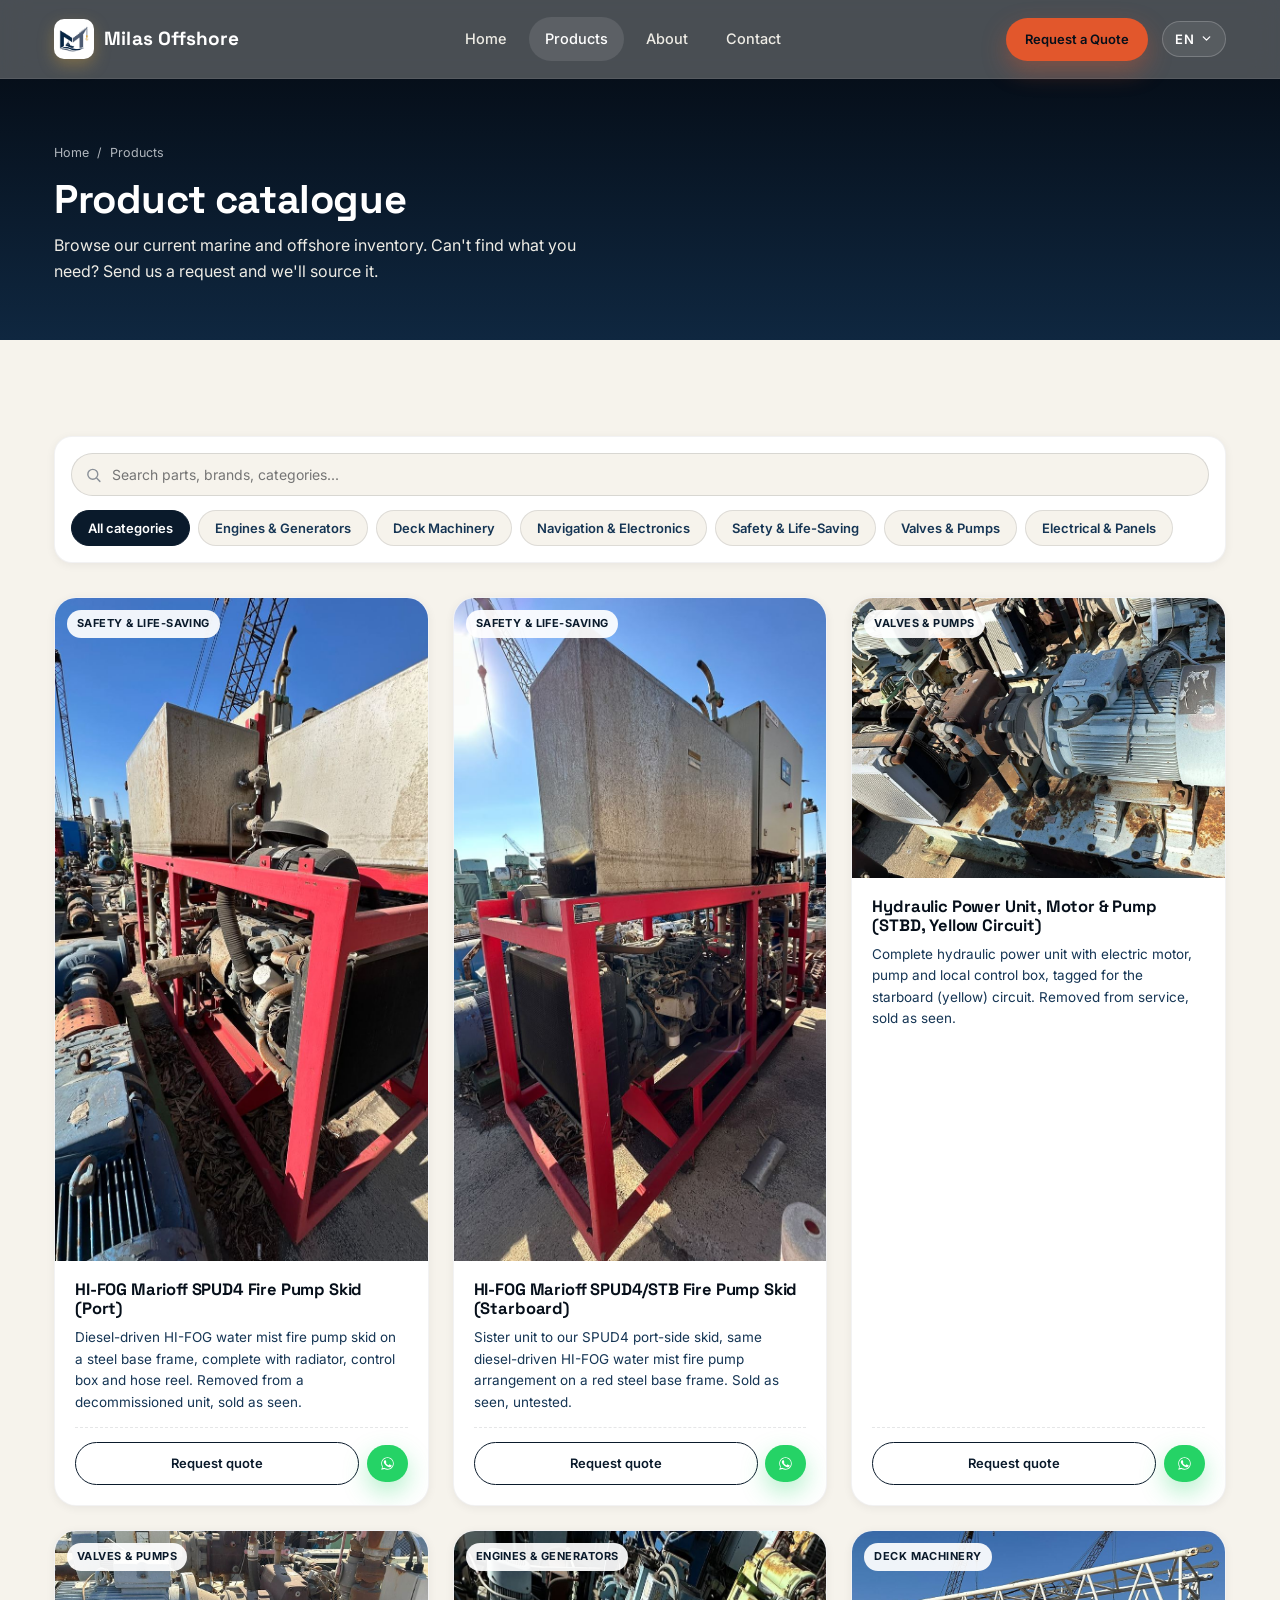
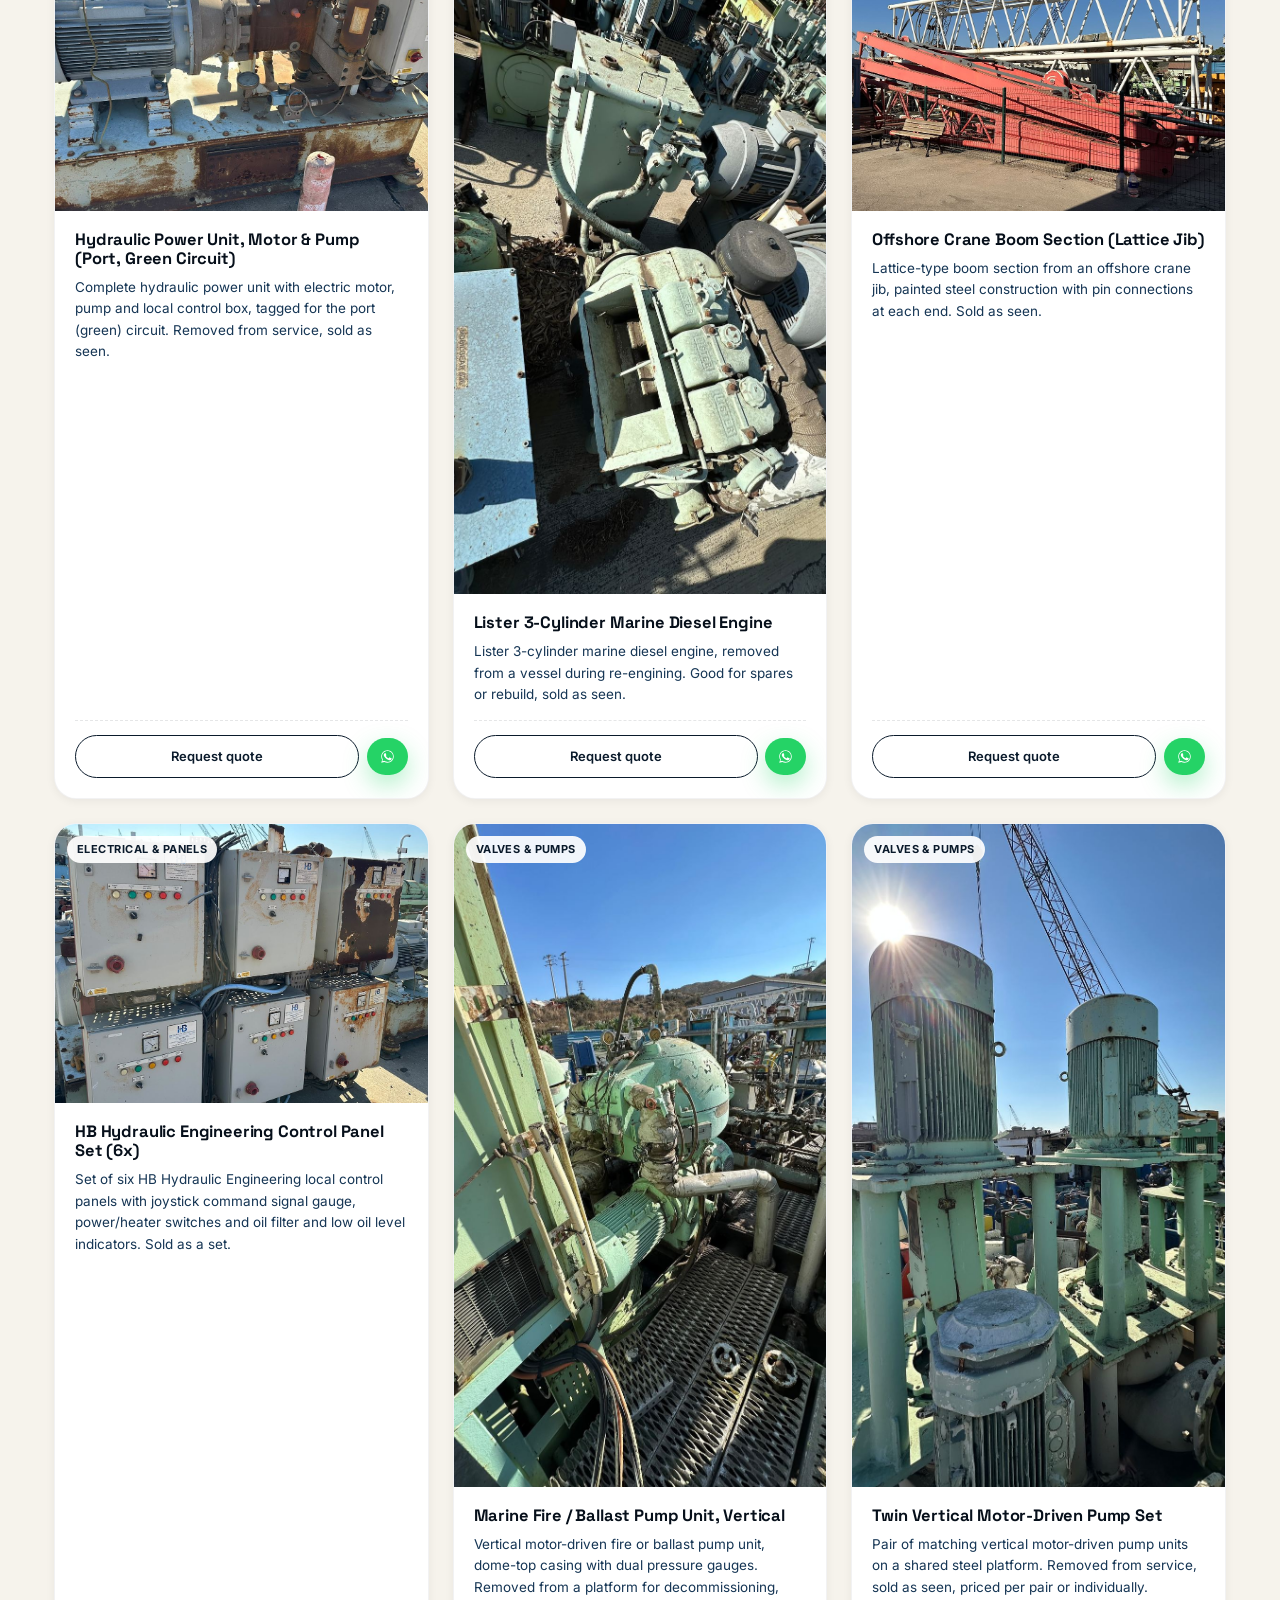
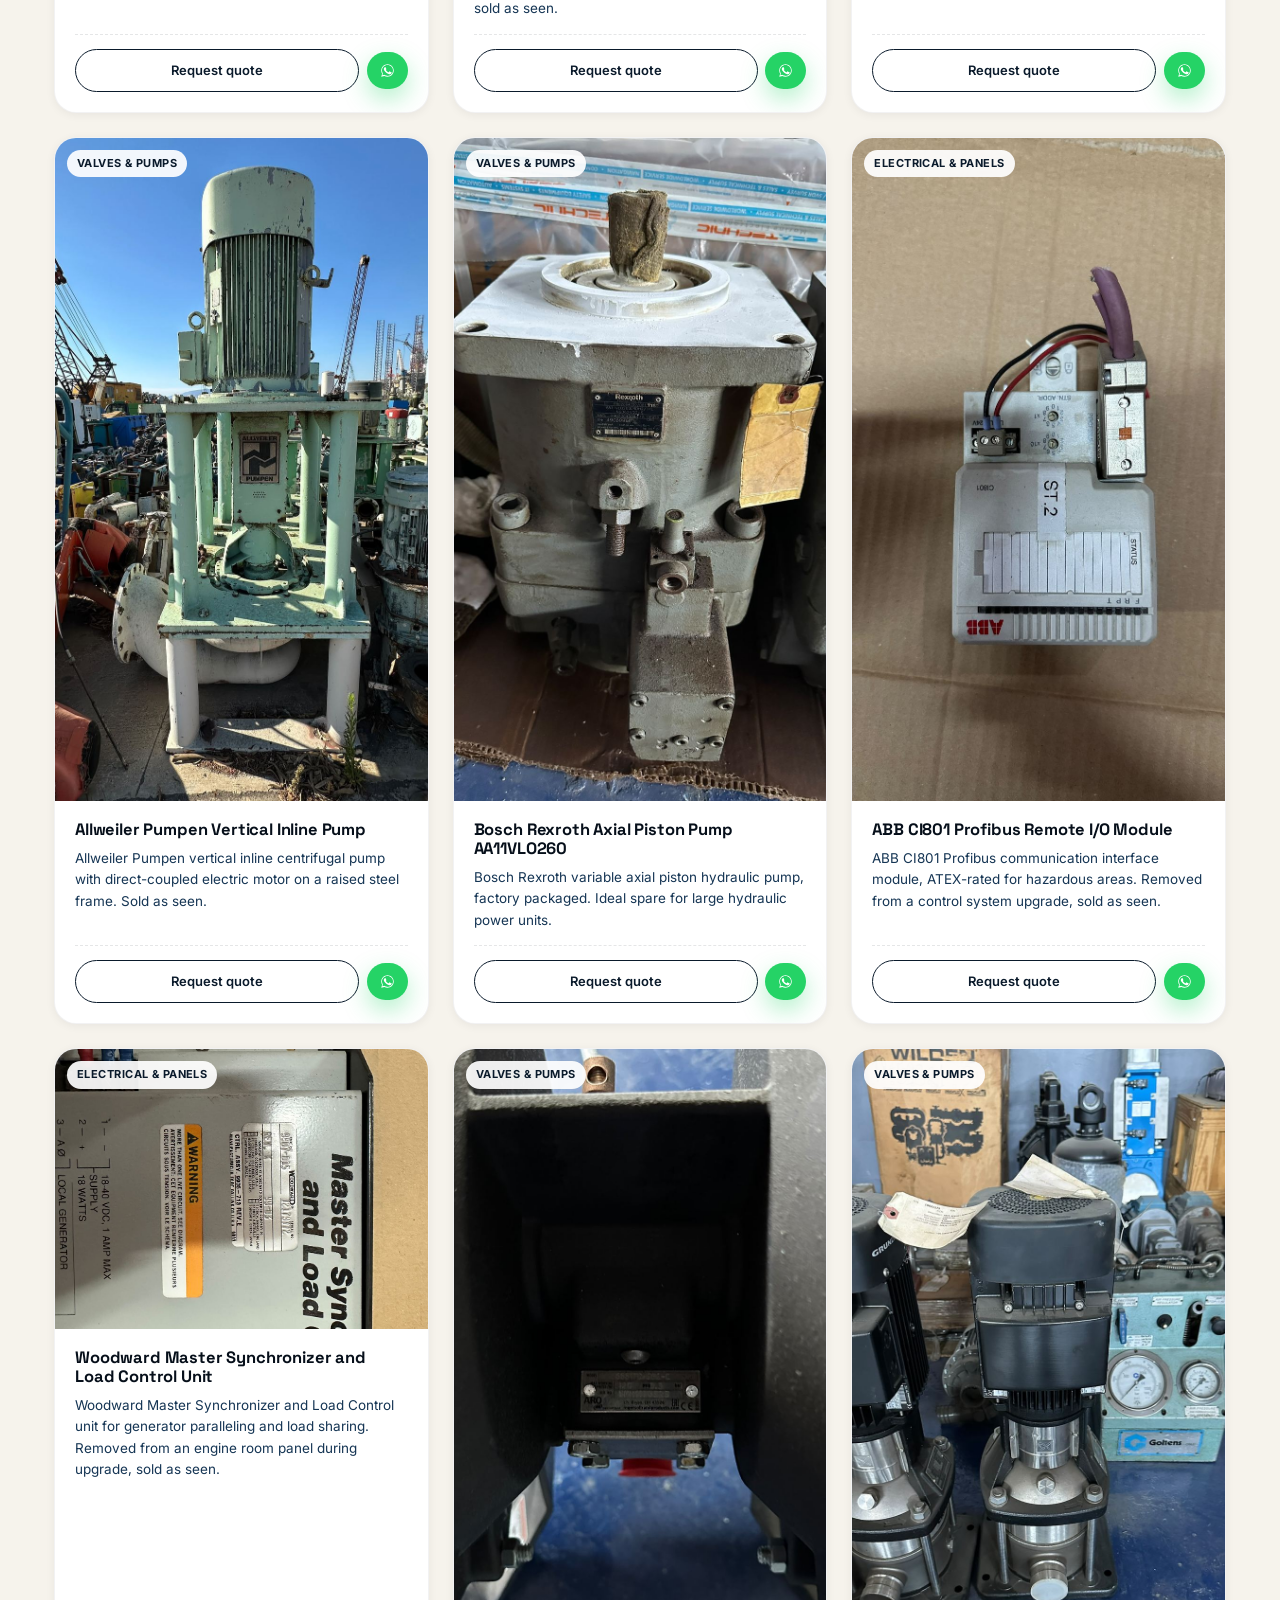
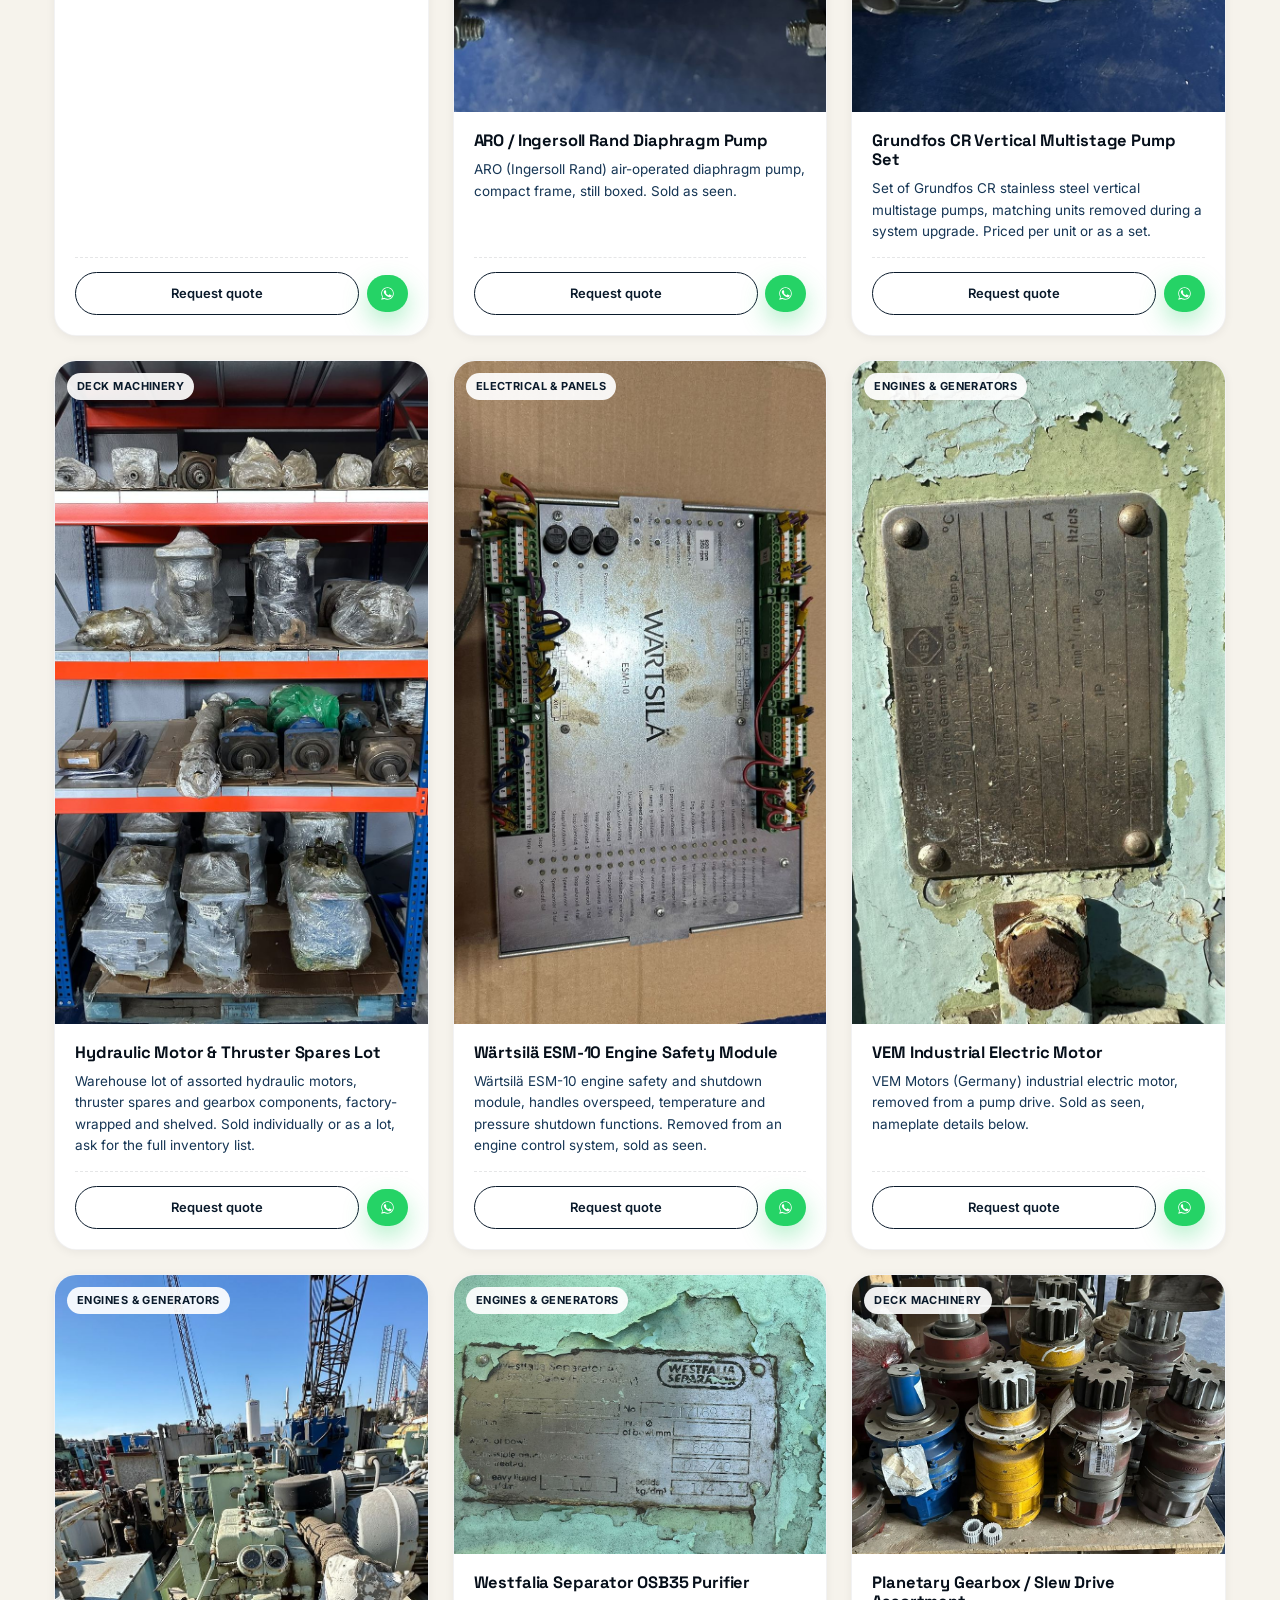
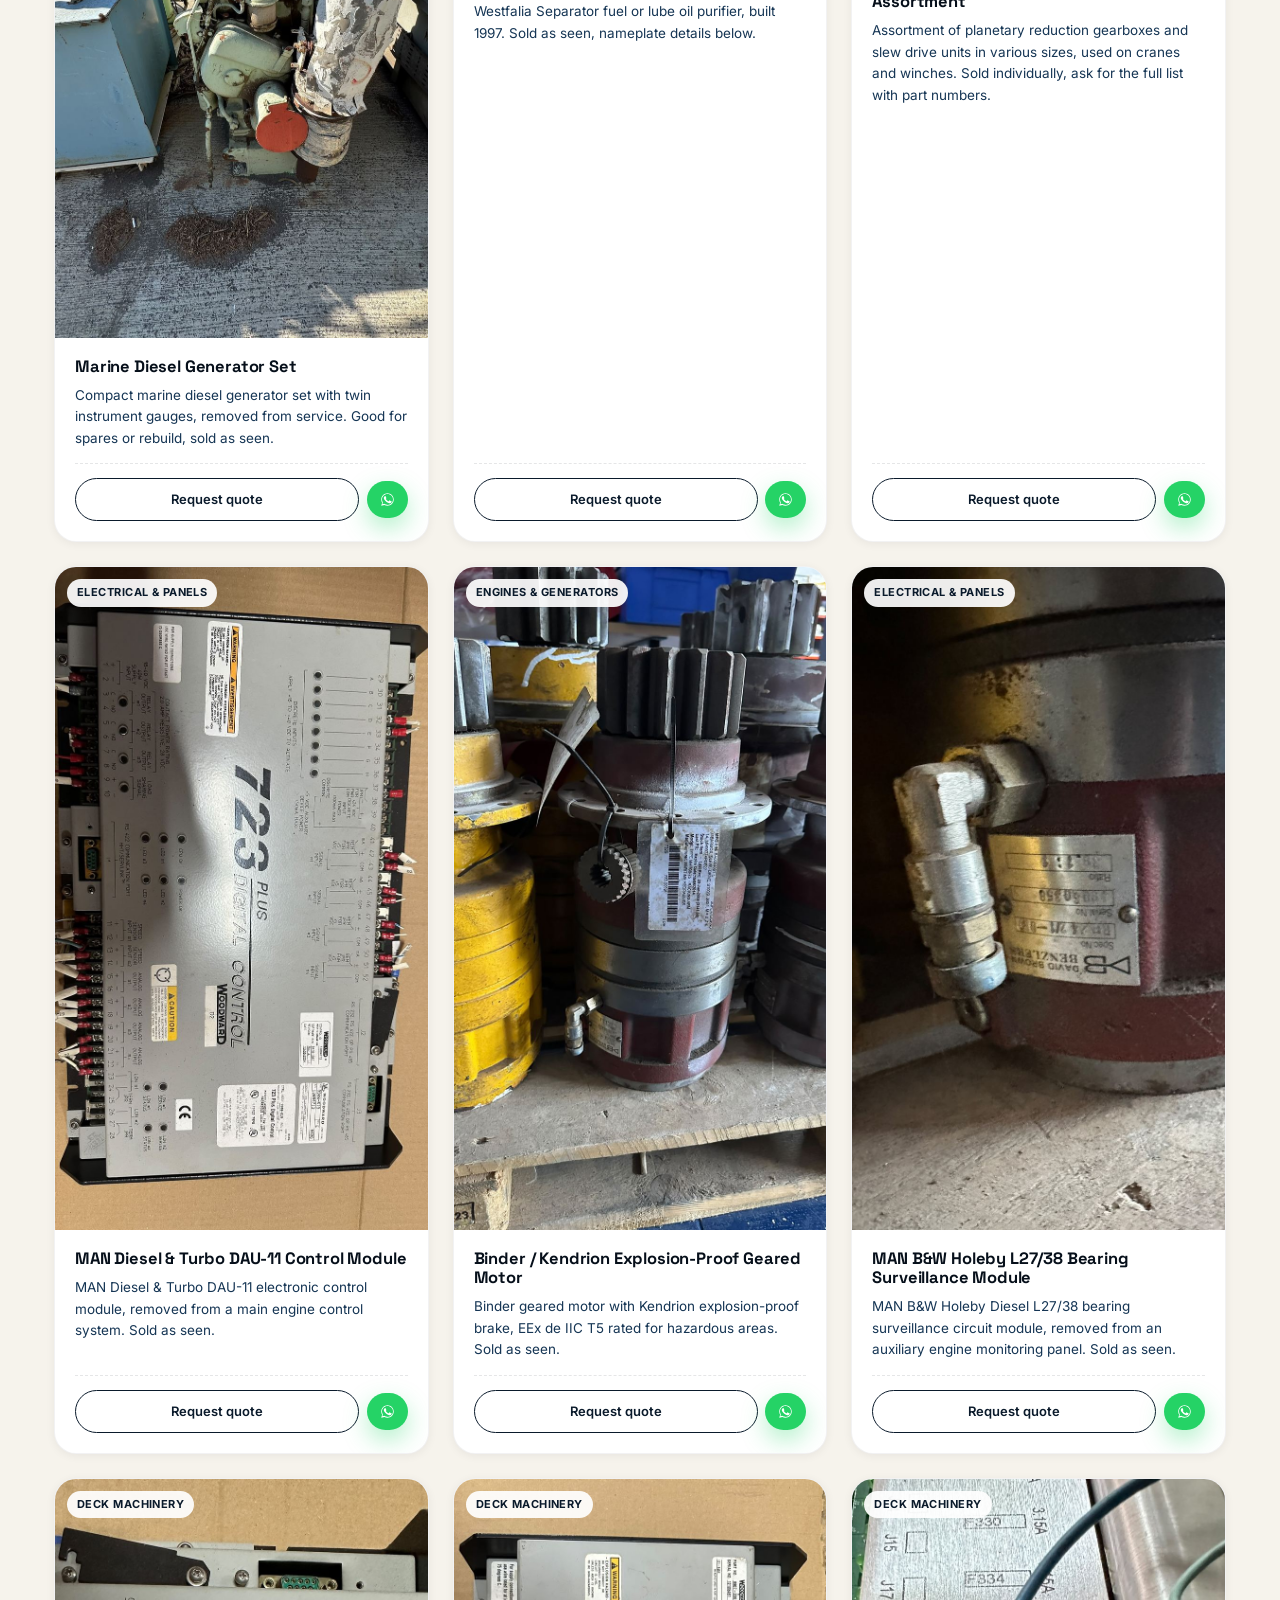
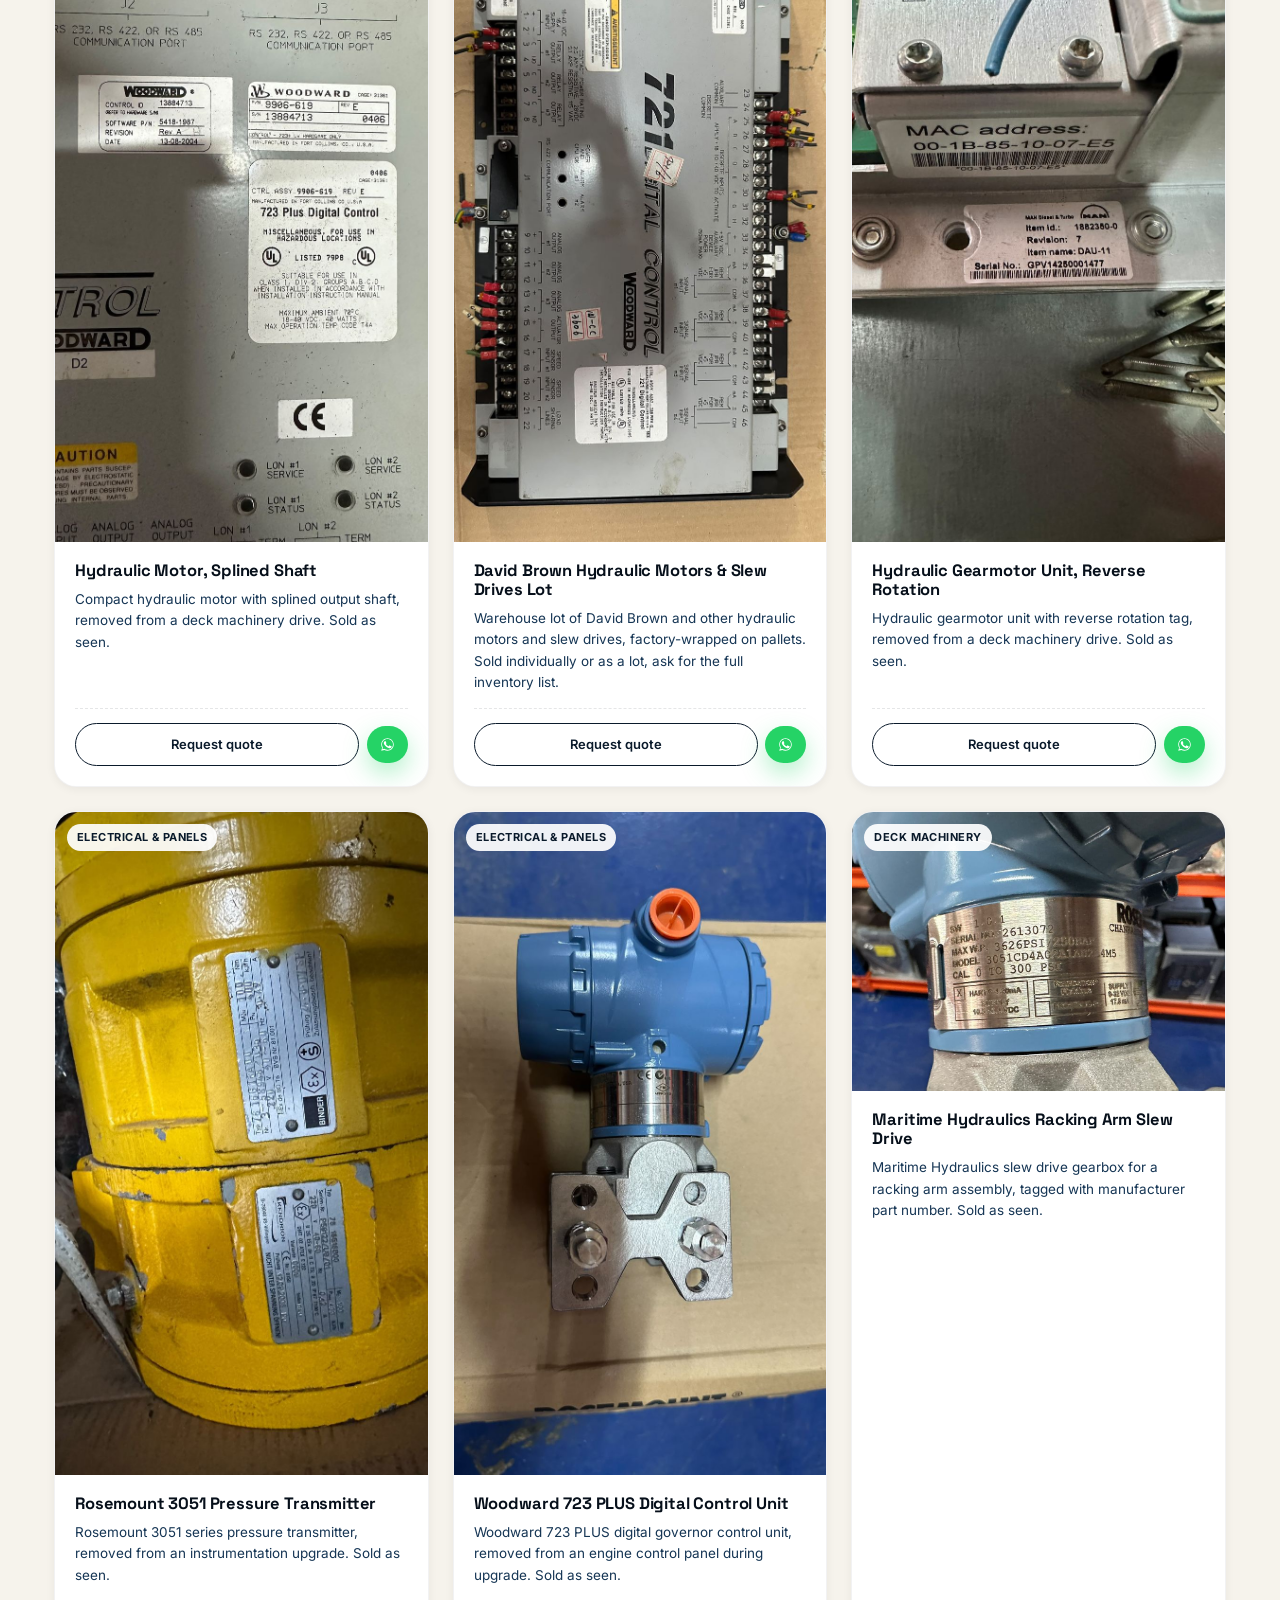
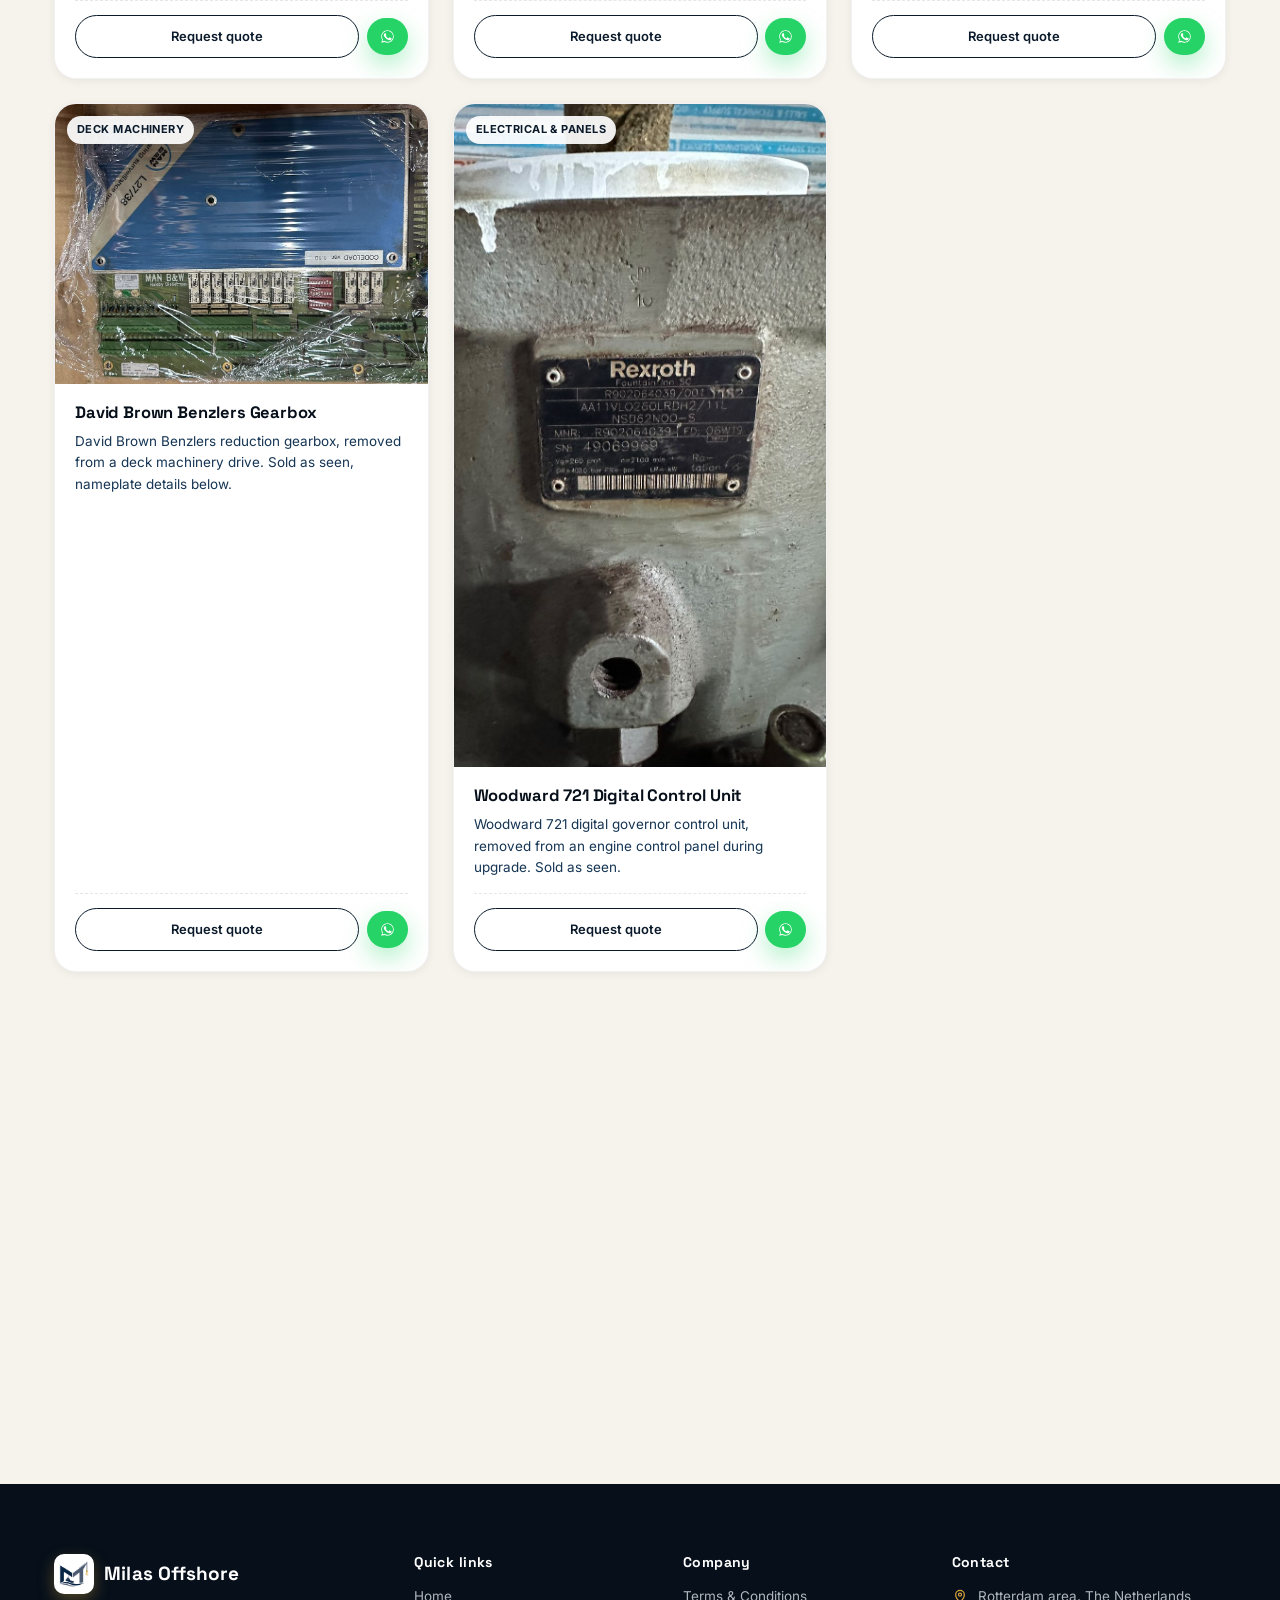
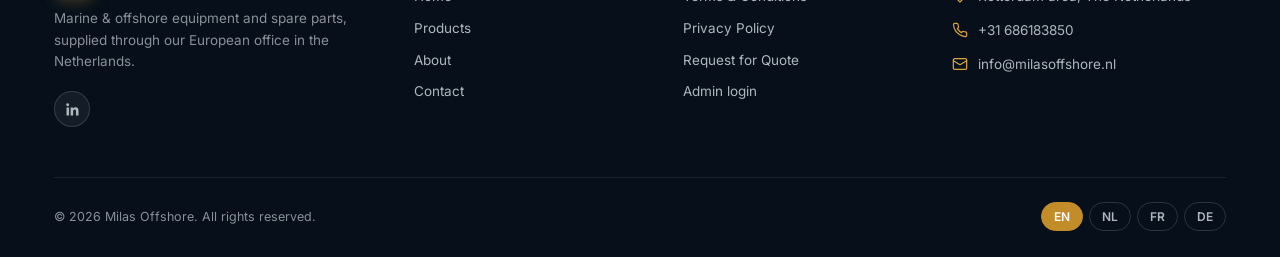
<file: products.html>
<!DOCTYPE html>
<html lang="en">
<head>
<meta charset="UTF-8">
<meta name="viewport" content="width=device-width, initial-scale=1.0">
<title data-i18n-title="products.page_title">Product catalogue | Milas Offshore</title>
<meta name="description" content="Browse Milas Offshore's marine & offshore parts catalogue: engines & generators, deck machinery, navigation & electronics, safety equipment, valves & pumps, electrical panels.">
<meta name="keywords" content="marine spare parts catalogue, offshore equipment catalogue, ship engines and generators, deck machinery, marine navigation electronics, safety and life-saving equipment, marine valves and pumps, marine electrical panels">
<link rel="canonical" href="https://milasoffshore.nl/products.html">
<meta property="og:type" content="website">
<meta property="og:site_name" content="Milas Offshore">
<meta property="og:title" content="Product catalogue | Milas Offshore">
<meta property="og:description" content="Browse our current marine & offshore inventory: engines, deck machinery, navigation, safety, valves & pumps, electrical panels.">
<meta property="og:image" content="https://milasoffshore.nl/images/logo-full.png">
<meta property="og:url" content="https://milasoffshore.nl/products.html">
<meta name="twitter:card" content="summary_large_image">
<meta name="twitter:title" content="Product catalogue | Milas Offshore">
<meta name="twitter:description" content="Browse our current marine & offshore inventory: engines, deck machinery, navigation, safety, valves & pumps, electrical panels.">
<meta name="twitter:image" content="https://milasoffshore.nl/images/logo-full.png">
<link rel="preconnect" href="https://fonts.googleapis.com">
<link href="https://fonts.googleapis.com/css2?family=Space+Grotesk:wght@500;700&family=Inter:wght@400;500;600;700&display=swap" rel="stylesheet">
<link rel="icon" type="image/png" href="images/favicon.png">
<link rel="stylesheet" href="css/style.css">
</head>
<body>

<header class="site-header">
  <div class="container header-inner">
    <a href="index.html" class="brand">
      <span class="brand-mark"><img src="images/logo-mark.png" alt="Milas Offshore"></span>
      <span class="brand-text" data-i18n="brand.name">Milas Offshore<small data-i18n="brand.sub">Marine &amp; Offshore Supply</small></span>
    </a>
    <nav class="main-nav" data-main-nav>
      <a href="index.html" data-i18n="nav.home">Home</a>
      <a href="products.html" data-i18n="nav.products">Products</a>
      <a href="about.html" data-i18n="nav.about">About</a>
      <a href="contact.html" data-i18n="nav.contact">Contact</a>
    <a href="contact.html" class="nav-cta-mobile" data-i18n="nav.quote">Request a Quote</a>
    </nav>
    <div class="header-actions">
      <a href="contact.html" class="btn btn-primary btn-sm" data-i18n="nav.quote">Request a Quote</a>
      <div class="lang-switch" data-lang-switch>
        <button class="lang-current" data-lang-trigger type="button">
          <span data-lang-label>EN</span>
          <svg viewBox="0 0 24 24" fill="none" stroke="currentColor" stroke-width="2.4"><path d="M6 9l6 6 6-6" stroke-linecap="round" stroke-linejoin="round"/></svg>
        </button>
        <div class="lang-menu">
          <button data-lang-btn="en" type="button">English</button>
          <button data-lang-btn="nl" type="button">Nederlands</button>
          <button data-lang-btn="fr" type="button">Français</button>
          <button data-lang-btn="de" type="button">Deutsch</button>
        </div>
      </div>
      <button class="nav-toggle" data-nav-toggle type="button" aria-label="Menu">
        <svg viewBox="0 0 24 24" fill="none" stroke="currentColor" stroke-width="2"><path d="M4 7h16M4 12h16M4 17h16" stroke-linecap="round"/></svg>
      </button>
    </div>
  </div>
</header>

<section class="page-hero">
  <div class="container">
    <div class="breadcrumb"><a href="index.html" data-i18n="nav.home">Home</a> / <span data-i18n="nav.products">Products</span></div>
    <h1 data-i18n="products.page_title">Product catalogue</h1>
    <p data-i18n="products.page_lead">Browse our current marine &amp; offshore inventory. Can't find what you need? Send us a request and we'll source it.</p>
  </div>
</section>

<section class="section">
  <div class="container">
    <div class="catalog-toolbar">
      <div class="search-box">
        <svg viewBox="0 0 24 24" fill="none" stroke="currentColor" stroke-width="2"><circle cx="11" cy="11" r="7"/><path d="M21 21l-4.3-4.3" stroke-linecap="round"/></svg>
        <input type="text" data-catalog-search data-i18n-ph="products.search_ph" placeholder="Search parts, brands, categories…">
      </div>
      <div class="filter-chips">
        <button class="chip is-active" data-catalog-chip="all" data-i18n="products.cat_all">All categories</button>
        <button class="chip" data-catalog-chip="engine" data-i18n="products.cat_engine">Engines & Generators</button>
        <button class="chip" data-catalog-chip="deck" data-i18n="products.cat_deck">Deck Machinery</button>
        <button class="chip" data-catalog-chip="nav" data-i18n="products.cat_nav">Navigation & Electronics</button>
        <button class="chip" data-catalog-chip="safety" data-i18n="products.cat_safety">Safety & Life-Saving</button>
        <button class="chip" data-catalog-chip="valve" data-i18n="products.cat_valve">Valves & Pumps</button>
        <button class="chip" data-catalog-chip="electric" data-i18n="products.cat_electric">Electrical & Panels</button>
      </div>
    </div>

    <div class="product-grid" data-catalog-grid></div>
    <div class="empty-state" data-catalog-empty style="display:none;">
      <h3 data-i18n="products.empty_title">No matching parts found</h3>
      <p data-i18n="products.empty_sub">Try a different search term or category, or send us a direct request.</p>
      <a href="contact.html" class="btn btn-dark" data-i18n="nav.quote">Request a Quote</a>
    </div>
  </div>
</section>

<section class="section-tight">
  <div class="container">
    <div class="cta-banner reveal spotlight">
      <h2 data-i18n="cta_banner.title">Have equipment to source, or to sell?</h2>
      <p data-i18n="cta_banner.sub">Tell us what you're looking for, or what you have available. We'll get back to you fast.</p>
      <div class="cta-actions">
        <a href="contact.html" class="btn btn-primary" data-i18n="cta_banner.cta1">Request a quote</a>
        <a href="contact.html" class="btn btn-ghost" data-i18n="cta_banner.cta2">Contact us</a>
      </div>
    </div>
  </div>
</section>

<footer class="site-footer">
  <div class="container">
    <div class="footer-grid">
      <div>
        <div class="brand" style="color:#fff;margin-bottom:14px;">
          <span class="brand-mark"><img src="images/logo-mark.png" alt="Milas Offshore"></span>
          <span class="brand-text" data-i18n="brand.name">Milas Offshore</span>
        </div>
        <p data-i18n="footer.tagline">Marine &amp; offshore equipment and spare parts, supplied through our European office in the Netherlands.</p>
        <div class="footer-social">
          <a href="https://www.linkedin.com/company/milasoffshore/" target="_blank" rel="noopener" aria-label="LinkedIn">
            <svg viewBox="0 0 24 24" fill="currentColor"><path d="M20.45 20.45h-3.56v-5.57c0-1.33-.02-3.03-1.85-3.03-1.85 0-2.14 1.45-2.14 2.94v5.66H9.34V9h3.42v1.56h.05c.48-.9 1.64-1.85 3.38-1.85 3.6 0 4.27 2.37 4.27 5.46v6.28zM5.34 7.43a2.07 2.07 0 110-4.13 2.07 2.07 0 010 4.13zM7.12 20.45H3.56V9h3.56v11.45z"/></svg>
          </a>
        </div>
      </div>
      <div>
        <h4 data-i18n="footer.links_t">Quick links</h4>
        <div class="footer-links">
          <a href="index.html" data-i18n="footer.l_home">Home</a>
          <a href="products.html" data-i18n="footer.l_products">Products</a>
          <a href="about.html" data-i18n="footer.l_about">About</a>
          <a href="contact.html" data-i18n="footer.l_contact">Contact</a>
        </div>
      </div>
      <div>
        <h4 data-i18n="footer.company_t">Company</h4>
        <div class="footer-links">
          <a href="#" data-i18n="footer.c_terms">Terms &amp; Conditions</a>
          <a href="#" data-i18n="footer.c_privacy">Privacy Policy</a>
          <a href="contact.html" data-i18n="footer.c_rfq">Request for Quote</a>
          <a href="admin.html" data-i18n="footer.l_admin">Admin login</a>
        </div>
      </div>
      <div>
        <h4 data-i18n="footer.contact_t">Contact</h4>
        <ul class="footer-contact">
          <li><svg viewBox="0 0 24 24" fill="none" stroke="currentColor" stroke-width="1.8"><path d="M12 21s-6.5-5.7-6.5-11A6.5 6.5 0 1118.5 10c0 5.3-6.5 11-6.5 11z"/><circle cx="12" cy="10" r="2.3"/></svg><span data-i18n="footer.addr">Rotterdam area, The Netherlands</span></li>
          <li><svg viewBox="0 0 24 24" fill="none" stroke="currentColor" stroke-width="1.8"><path d="M22 16.9v3a2 2 0 01-2.2 2 19.8 19.8 0 01-8.6-3 19.5 19.5 0 01-6-6 19.8 19.8 0 01-3-8.7A2 2 0 014.1 2h3a2 2 0 012 1.7c.1 1 .3 2 .7 2.9a2 2 0 01-.4 2.1L8 10a16 16 0 006 6l1.3-1.4a2 2 0 012.1-.4c.9.4 1.9.6 2.9.7a2 2 0 011.7 2z" stroke-linecap="round" stroke-linejoin="round"/></svg><span data-i18n="footer.phone">+31 686183850</span></li>
          <li><svg viewBox="0 0 24 24" fill="none" stroke="currentColor" stroke-width="1.8"><rect x="2" y="4" width="20" height="16" rx="2"/><path d="M2 7l10 6 10-6" stroke-linecap="round" stroke-linejoin="round"/></svg><span data-i18n="footer.email">info@milasoffshore.nl</span></li>
        </ul>
      </div>
    </div>
    <div class="footer-bottom">
      <span>© <span data-year>2026</span> <span data-i18n="brand.name">Milas Offshore</span>. <span data-i18n="footer.rights">All rights reserved.</span></span>
      <div class="footer-lang">
        <button data-lang-btn="en" type="button">EN</button>
        <button data-lang-btn="nl" type="button">NL</button>
        <button data-lang-btn="fr" type="button">FR</button>
        <button data-lang-btn="de" type="button">DE</button>
      </div>
    </div>
  </div>
</footer>

<script src="data/products.js"></script>
<script src="js/i18n.js"></script>
<script src="js/store.js"></script>
<script src="js/products.js"></script>
<script src="js/main.js"></script>
</body>
</html>
</file>
<file: css/style.css>
/* ==========================================================================
   Milas Offshore, Design System
   ========================================================================== */

:root{
  --navy-950:#060f1a;
  --navy-900:#0a1a2b;
  --navy-800:#0f2740;
  --navy-700:#153554;
  --navy-600:#1c4468;
  --steel-400:#8a9098;
  --steel-300:#b0b6bd;
  --steel-100:#eeece5;
  --off-white:#f6f3ec;
  --white:#ffffff;
  --teal-400:#dba53d;
  --teal-500:#c28c28;
  --teal-600:#9c701c;
  --amber-500:#e2572c;
  --amber-600:#c2431e;
  --success:#5a9c6e;

  --font-head: 'Space Grotesk', 'Segoe UI', system-ui, -apple-system, sans-serif;
  --font-body: 'Inter', 'Segoe UI', system-ui, -apple-system, sans-serif;

  --container: 1220px;
  --radius-sm: 8px;
  --radius-md: 14px;
  --radius-lg: 22px;
  --shadow-sm: 0 2px 10px rgba(6,15,26,0.06);
  --shadow-md: 0 10px 30px rgba(6,15,26,0.12);
  --shadow-lg: 0 20px 60px rgba(6,15,26,0.22);
  --ease: cubic-bezier(.22,.9,.32,1);
}

*,*::before,*::after{ box-sizing:border-box; }
html{ scroll-behavior:smooth; }
body{
  margin:0;
  font-family:var(--font-body);
  color:var(--navy-900);
  background:var(--off-white);
  line-height:1.6;
  -webkit-font-smoothing:antialiased;
}
h1,h2,h3,h4{
  font-family:var(--font-head);
  line-height:1.15;
  margin:0 0 .5em;
  letter-spacing:-0.01em;
  color:var(--navy-950);
}
p{ margin:0 0 1em; color:var(--navy-700); }
a{ color:inherit; text-decoration:none; }
img{ max-width:100%; display:block; }
ul{ list-style:none; margin:0; padding:0; }
button{ font-family:inherit; cursor:pointer; }
[data-i18n], [data-i18n-ph]{ transition:opacity .15s ease; }

.container{ width:100%; max-width:var(--container); margin:0 auto; padding:0 24px; }
.section{ padding:96px 0; }
.section-tight{ padding:56px 0; }
@media (max-width:768px){
  .section{ padding:64px 0; }
}

.eyebrow{
  display:inline-flex; align-items:center; gap:8px;
  font-size:13px; font-weight:600; letter-spacing:.08em; text-transform:uppercase;
  color:var(--teal-600);
  margin-bottom:14px;
}
.eyebrow::before{
  content:""; width:22px; height:2px; background:var(--teal-500); display:inline-block;
}
.section-head{ max-width:640px; margin-bottom:48px; }
.section-head.center{ margin-left:auto; margin-right:auto; text-align:center; }
.section-head h2{ font-size:clamp(28px,3.6vw,42px); }
.section-head p{ font-size:17px; }

/* Buttons */
.btn{
  display:inline-flex; align-items:center; justify-content:center; gap:8px;
  padding:14px 26px; border-radius:999px; font-weight:600; font-size:15px;
  border:1px solid transparent; transition:transform .25s var(--ease), box-shadow .25s var(--ease), background .2s ease, color .2s ease, border-color .2s ease;
  white-space:nowrap;
}
.btn-primary{ background:var(--amber-500); color:var(--navy-950); box-shadow:0 10px 24px rgba(226,87,44,.35); }
.btn-primary:hover{ background:var(--amber-600); box-shadow:0 14px 30px rgba(226,87,44,.42); }
.btn-ghost{ background:rgba(255,255,255,.08); color:var(--white); border-color:rgba(255,255,255,.35); backdrop-filter:blur(6px); }
.btn-ghost:hover{ background:rgba(255,255,255,.18); }
.btn-dark{ background:var(--navy-900); color:var(--white); }
.btn-dark:hover{ background:var(--navy-800); transform:translateY(-2px); }
.btn-outline{ background:transparent; color:var(--navy-900); border-color:var(--navy-900); }
.btn-outline:hover{ background:var(--navy-900); color:var(--white); }
.btn-whatsapp{ background:#25D366; color:#fff; box-shadow:0 10px 24px rgba(37,211,102,.35); }
.btn-whatsapp:hover{ background:#1ebe57; transform:translateY(-2px); box-shadow:0 14px 30px rgba(37,211,102,.42); }
.btn-sm{ padding:10px 18px; font-size:13px; }
.btn-block{ width:100%; }

/* ---------------- Header ---------------- */
.site-header{
  position:sticky; top:0; z-index:100;
  background:rgba(6,15,26,.72);
  backdrop-filter:blur(14px) saturate(140%);
  border-bottom:1px solid rgba(255,255,255,.08);
}
.header-inner{ display:flex; align-items:center; justify-content:space-between; height:78px; }
.brand{ display:flex; align-items:center; gap:10px; color:var(--white); }
.brand-mark{
  width:40px; height:40px; border-radius:10px;
  background:#fff;
  display:flex; align-items:center; justify-content:center;
  box-shadow:0 6px 16px rgba(219,165,61,.35);
  padding:5px; flex-shrink:0;
}
.brand-mark svg{ width:22px; height:22px; }
.brand-mark img{ width:100%; height:100%; object-fit:contain; display:block; }
.brand-text{ font-family:var(--font-head); font-weight:700; font-size:19px; letter-spacing:.01em; }
.brand-text small{ display:block; font-family:var(--font-body); font-weight:500; font-size:10.5px; letter-spacing:.14em; text-transform:uppercase; color:var(--steel-300); }

.main-nav{ display:flex; align-items:center; gap:6px; }
.main-nav a{
  color:var(--steel-100); font-size:14.5px; font-weight:500; padding:10px 16px; border-radius:999px;
  transition:background .2s ease, color .2s ease;
}
.main-nav a:hover, .main-nav a.active{ background:rgba(255,255,255,.1); color:var(--white); }

.header-actions{ display:flex; align-items:center; gap:14px; }

.lang-switch{ position:relative; }
.lang-current{
  display:flex; align-items:center; gap:6px;
  color:var(--white); background:rgba(255,255,255,.08); border:1px solid rgba(255,255,255,.2);
  padding:9px 12px; border-radius:999px; font-size:13px; font-weight:600; letter-spacing:.03em;
}
.lang-current svg{ width:13px; height:13px; transition:transform .2s ease; }
.lang-switch.open .lang-current svg{ transform:rotate(180deg); }
.lang-menu{
  position:absolute; top:calc(100% + 8px); right:0; min-width:168px;
  background:var(--white); border-radius:12px; box-shadow:var(--shadow-lg);
  padding:6px; opacity:0; visibility:hidden; transform:translateY(-6px);
  transition:opacity .18s ease, transform .18s ease, visibility .18s ease;
}
.lang-switch.open .lang-menu{ opacity:1; visibility:visible; transform:translateY(0); }
.lang-menu button{
  display:flex; align-items:center; gap:10px; width:100%; padding:10px 12px; border:none; background:none;
  border-radius:8px; font-size:13.5px; font-weight:600; color:var(--navy-800); text-align:left;
}
.lang-menu button:hover{ background:var(--off-white); }
.lang-menu button .flag{ font-size:16px; }
.lang-menu button.is-active{ color:var(--teal-600); background:rgba(194,140,40,.08); }

.nav-toggle{ display:none; width:42px; height:42px; align-items:center; justify-content:center; border-radius:10px; background:rgba(255,255,255,.08); border:1px solid rgba(255,255,255,.2); }
.nav-toggle svg{ width:20px; height:20px; color:#fff; }

@media (max-width:960px){
  /* backdrop-filter on .site-header creates a CSS containing block for any
     fixed-position descendant, which would otherwise trap .main-nav inside
     the header's own box instead of the full viewport, so drop it here and
     rely on a solid background for the sticky header while the menu can open. */
  .site-header{ backdrop-filter:none; background:rgba(6,15,26,.97); }
  .main-nav{ position:fixed; inset:78px 0 0 0; background:var(--navy-950); flex-direction:column; align-items:stretch; padding:18px; gap:2px; transform:translateY(-8px); opacity:0; visibility:hidden; transition:all .25s ease; }
  .main-nav.open{ transform:translateY(0); opacity:1; visibility:visible; }
  .main-nav a{ padding:16px; font-size:16px; border-bottom:1px solid rgba(255,255,255,.06); border-radius:0; }
  .nav-toggle{ display:flex; flex-shrink:0; }
}
@media (max-width:640px){
  .header-actions{ gap:8px; }
  .header-actions .btn-primary{ display:none; }
  .lang-current{ padding:9px 10px; }
  .nav-cta-mobile{ display:block !important; color:var(--amber-500) !important; }
}
.nav-cta-mobile{ display:none; }
@media (max-width:480px){
  .brand-text small{ display:none; }
  .brand-text{ font-size:15px; white-space:nowrap; }
  .header-inner{ height:66px; }
  .main-nav{ inset:66px 0 0 0; }
}

/* ---------------- Hero ---------------- */
.hero{
  position:relative; overflow:hidden; color:var(--white);
  background:
    radial-gradient(1100px 560px at 85% -10%, rgba(219,165,61,.30), transparent 60%),
    radial-gradient(900px 500px at -10% 110%, rgba(28,68,104,.55), transparent 60%),
    linear-gradient(180deg, var(--navy-950), var(--navy-900) 60%, var(--navy-800));
  padding:120px 0 60px;
}
.hero::before{
  content:""; position:absolute; inset:0; opacity:.35; pointer-events:none;
  background-image:
    linear-gradient(rgba(255,255,255,.045) 1px, transparent 1px),
    linear-gradient(90deg, rgba(255,255,255,.045) 1px, transparent 1px);
  background-size:44px 44px;
  mask-image:linear-gradient(180deg, transparent, rgba(0,0,0,.9) 30%, transparent 85%);
}
.hero-grid{ position:relative; display:grid; grid-template-columns:1.05fr .95fr; gap:48px; align-items:center; }
@media (max-width:960px){ .hero-grid{ grid-template-columns:1fr; } }

.hero-badge{
  display:inline-flex; align-items:center; gap:8px; padding:8px 14px; border-radius:999px;
  background:rgba(255,255,255,.08); border:1px solid rgba(255,255,255,.18); font-size:12.5px; font-weight:600;
  letter-spacing:.04em; margin-bottom:22px; color:var(--teal-400);
}
.hero-badge .dot{ width:7px; height:7px; border-radius:50%; background:var(--teal-400); box-shadow:0 0 0 4px rgba(219,165,61,.25); }
.hero h1{ font-size:clamp(36px,5vw,58px); color:var(--white); margin-bottom:22px; }
.hero h1 em{ font-style:normal; background:linear-gradient(90deg,var(--teal-400),#f0d9a0); -webkit-background-clip:text; background-clip:text; color:transparent; }
.hero p.lead{ font-size:18px; color:var(--steel-100); max-width:520px; margin-bottom:34px; }
.hero-ctas{ display:flex; flex-wrap:wrap; gap:14px; margin-bottom:52px; }

.hero-stats{ display:grid; grid-template-columns:repeat(2,1fr); gap:14px; max-width:320px; }
.stat{ padding:16px 6px; border-radius:14px; background:rgba(255,255,255,.05); border:1px solid rgba(255,255,255,.1); text-align:left; }
.stat b{ display:block; font-family:var(--font-head); font-size:clamp(20px,2.4vw,28px); color:var(--white); }
.stat span{ font-size:12px; color:var(--steel-300); }
@media (max-width:640px){ .hero-stats{ grid-template-columns:repeat(2,1fr);} }

.hero-visual{ position:relative; }
.hero-panel{
  position:relative; border-radius:24px; background:linear-gradient(160deg, rgba(255,255,255,.09), rgba(255,255,255,.02));
  border:1px solid rgba(255,255,255,.14); padding:26px; box-shadow:var(--shadow-lg);
}
.hero-panel svg{ width:100%; height:auto; display:block; }
.hero-panel-video{ padding:0; overflow:hidden; aspect-ratio:4/3; }
.hero-video{ width:100%; height:100%; object-fit:cover; display:block; }
.hero-float{
  position:absolute; padding:12px 16px; border-radius:14px; background:var(--white); color:var(--navy-900);
  box-shadow:var(--shadow-lg); display:flex; align-items:center; gap:10px; font-size:13px; font-weight:700;
  animation:float 5s ease-in-out infinite;
}
.hero-float.f1{ top:-18px; left:-18px; animation-delay:.2s; }
.hero-float.f2{ bottom:-16px; right:-14px; animation-delay:1s; }
.hero-float .ico{ width:34px; height:34px; border-radius:10px; display:flex; align-items:center; justify-content:center; background:rgba(194,140,40,.12); color:var(--teal-600); }
.hero-float .ico svg{ width:18px; height:18px; }
.hero-float small{ display:block; font-weight:500; color:var(--steel-400); font-size:11px; }
@keyframes float{ 0%,100%{ transform:translateY(0);} 50%{ transform:translateY(-10px);} }

.scroll-cue{ position:relative; margin-top:40px; display:flex; align-items:center; gap:10px; color:var(--steel-300); font-size:12.5px; letter-spacing:.05em; }
.scroll-cue .line{ width:34px; height:1px; background:rgba(255,255,255,.35); position:relative; overflow:hidden; }
.scroll-cue .line::after{ content:""; position:absolute; inset:0; width:40%; background:var(--teal-400); animation:scrollx 1.8s ease-in-out infinite; }
@keyframes scrollx{ 0%{ transform:translateX(-100%);} 100%{ transform:translateX(250%);} }

/* ---------------- Trust strip ---------------- */
.trust-strip{ background:var(--navy-900); padding:22px 0; border-top:1px solid rgba(255,255,255,.06); }
.trust-strip .container{ display:flex; align-items:center; justify-content:center; gap:44px; flex-wrap:wrap; }
.trust-strip span{ color:var(--steel-400); font-size:12.5px; letter-spacing:.14em; text-transform:uppercase; font-weight:600; }

/* ---------------- Feature cards ---------------- */
.features-grid{ display:grid; grid-template-columns:repeat(4,1fr); gap:22px; }
@media (max-width:960px){ .features-grid{ grid-template-columns:repeat(2,1fr);} }
@media (max-width:560px){ .features-grid{ grid-template-columns:1fr;} }
.feature-card{
  background:var(--white); border-radius:var(--radius-lg); padding:30px 26px; box-shadow:var(--shadow-sm);
  border:1px solid rgba(6,15,26,.05); transition:transform .3s var(--ease), box-shadow .3s var(--ease);
}
.feature-card:hover{ transform:translateY(-6px); box-shadow:var(--shadow-md); }
.feature-ico{
  width:52px; height:52px; border-radius:14px; display:flex; align-items:center; justify-content:center;
  background:linear-gradient(135deg,var(--navy-800),var(--navy-600)); color:var(--teal-400); margin-bottom:18px;
}
.feature-ico svg{ width:26px; height:26px; }
.feature-card h3{ font-size:18px; margin-bottom:8px; }
.feature-card p{ font-size:14.5px; margin:0; }

/* ---------------- reveal ---------------- */
.reveal{ opacity:0; transform:translateY(26px); transition:opacity .7s var(--ease), transform .7s var(--ease); }
.reveal.in{ opacity:1; transform:translateY(0); }
.stagger > *{ transition-delay:calc(var(--i,0) * 80ms); }

/* ---------------- Products / catalog ---------------- */
.catalog-toolbar{
  display:flex; gap:14px; flex-wrap:wrap; align-items:center; justify-content:space-between;
  background:var(--white); border-radius:18px; padding:16px; box-shadow:var(--shadow-sm); margin-bottom:34px;
  border:1px solid rgba(6,15,26,.05);
}
.search-box{ position:relative; flex:1; min-width:220px; }
.search-box svg{ position:absolute; left:14px; top:50%; transform:translateY(-50%); width:17px; height:17px; color:var(--steel-400); }
.search-box input{
  width:100%; padding:12px 14px 12px 40px; border-radius:999px; border:1px solid rgba(6,15,26,.12);
  font-size:14px; font-family:inherit; background:var(--off-white);
}
.search-box input:focus{ outline:2px solid var(--teal-400); outline-offset:1px; }
.filter-chips{ display:flex; gap:8px; flex-wrap:wrap; }
.chip{
  display:inline-flex; align-items:center; gap:6px;
  padding:9px 16px; border-radius:999px; background:var(--off-white); border:1px solid rgba(6,15,26,.1);
  font-size:13px; font-weight:600; color:var(--navy-700); transition:all .2s ease;
}
.chip svg{ width:13px; height:13px; flex-shrink:0; }
.chip.is-active, .chip:hover{ background:var(--navy-900); color:var(--white); border-color:var(--navy-900); }

.product-grid{ display:grid; grid-template-columns:repeat(3,1fr); gap:24px; }
@media (max-width:960px){ .product-grid{ grid-template-columns:repeat(2,1fr);} }
@media (max-width:640px){ .product-grid{ grid-template-columns:1fr;} }

.product-card{
  background:var(--white); border-radius:var(--radius-lg); overflow:hidden; box-shadow:var(--shadow-sm);
  border:1px solid rgba(6,15,26,.05); transition:transform .3s var(--ease), box-shadow .3s var(--ease); display:flex; flex-direction:column;
}
.product-card:hover{ transform:translateY(-6px); box-shadow:var(--shadow-md); }
.product-card-link{ display:flex; flex-direction:column; flex:1; color:inherit; text-decoration:none; }
.product-thumb{
  aspect-ratio:4/3; position:relative; display:flex; align-items:center; justify-content:center;
  background:linear-gradient(145deg,var(--navy-800),var(--navy-600));
}
.product-thumb svg{ width:46%; height:46%; color:rgba(255,255,255,.85); }
.product-thumb.has-photo{ background:var(--navy-950); }
.product-thumb img{ width:100%; height:100%; object-fit:cover; display:block; }
.product-badge{ position:absolute; top:12px; left:12px; background:rgba(255,255,255,.92); color:var(--navy-900); font-size:11px; font-weight:700; padding:5px 10px; border-radius:999px; text-transform:uppercase; letter-spacing:.04em; }
.product-cond{ position:absolute; top:12px; right:12px; background:var(--teal-500); color:#fff; font-size:11px; font-weight:700; padding:5px 10px; border-radius:999px; }
.product-body{ padding:20px 20px 0; display:flex; flex-direction:column; gap:8px; flex:1; }
.product-body h3{ font-size:16.5px; margin:0; }
.product-body p{ font-size:13.5px; margin:0; flex:1; }
.product-meta{ display:flex; align-items:center; gap:8px; margin:14px 20px 20px; padding-top:14px; border-top:1px dashed rgba(6,15,26,.1); }
.product-meta .btn-outline{ flex:1; }
.product-meta .btn-whatsapp{ padding:10px 12px; flex-shrink:0; }
.product-loc{ font-size:12px; color:var(--steel-400); display:flex; align-items:center; gap:5px; }
.product-loc svg{ width:13px; height:13px; }

.empty-state{ text-align:center; padding:60px 20px; color:var(--steel-400); }

/* ---------------- Process / steps ---------------- */
.steps{ display:grid; grid-template-columns:repeat(3,1fr); gap:22px; counter-reset:step; }
@media (max-width:900px){ .steps{ grid-template-columns:repeat(2,1fr);} }
@media (max-width:520px){ .steps{ grid-template-columns:1fr;} }
.step{ position:relative; padding:28px 22px; border-radius:18px; background:var(--white); border:1px solid rgba(6,15,26,.06); }
.step-num{ font-family:var(--font-head); font-size:32px; color:rgba(15,39,64,.12); font-weight:700; margin-bottom:6px; }
.step h3{ font-size:16px; margin-bottom:6px; }
.step p{ font-size:13.5px; margin:0; }

/* ---------------- Split / about teaser ---------------- */
.split{ display:grid; grid-template-columns:1fr 1fr; gap:56px; align-items:center; }
@media (max-width:900px){ .split{ grid-template-columns:1fr; } }
.split-art{
  border-radius:24px; background:linear-gradient(160deg,var(--navy-900),var(--navy-700)); padding:34px;
  display:flex; align-items:center; justify-content:center; min-height:320px; box-shadow:var(--shadow-md);
}
.split-art svg{ width:80%; height:auto; }
.split-art-photo{ padding:0; overflow:hidden; }
.split-art-photo img{ width:100%; height:100%; min-height:320px; object-fit:cover; display:block; }

/* ---------------- Team ---------------- */
.team-grid{ display:grid; grid-template-columns:repeat(auto-fit,minmax(220px,240px)); gap:32px; justify-content:center; }
.team-card{ text-align:center; }
.team-card-photo{
  width:200px; height:200px; margin:0 auto 20px; border-radius:50%; overflow:hidden;
  box-shadow:var(--shadow-md); border:4px solid var(--white);
}
.team-card-photo img{ width:100%; height:100%; object-fit:cover; display:block; }
.team-card-name{ font-size:19px; margin-bottom:2px; }
.team-card-role{ font-size:14px; color:var(--teal-600); font-weight:600; margin:0; }

.detail-gallery-main{
  border-radius:24px; overflow:hidden; background:var(--navy-950); box-shadow:var(--shadow-md);
  aspect-ratio:4/3; display:flex; align-items:center; justify-content:center; cursor:zoom-in;
}
.detail-gallery-main img{ width:100%; height:100%; object-fit:contain; display:block; }
.detail-gallery-thumbs{ display:flex; gap:10px; margin-top:12px; flex-wrap:wrap; }
.detail-gallery-thumb{
  width:64px; height:64px; border-radius:10px; overflow:hidden; padding:0; border:2px solid transparent;
  background:var(--navy-950); cursor:pointer; opacity:.65; transition:opacity .2s ease, border-color .2s ease;
}
.detail-gallery-thumb img{ width:100%; height:100%; object-fit:contain; display:block; }
.detail-gallery-thumb:hover{ opacity:.9; }
.detail-gallery-thumb.is-active{ opacity:1; border-color:var(--teal-500); }

/* ---------------- Lightbox ---------------- */
.lightbox{
  position:fixed; inset:0; z-index:200; background:rgba(6,15,26,.92); display:flex;
  align-items:center; justify-content:center; padding:40px; opacity:0; pointer-events:none;
  transition:opacity .2s ease;
}
.lightbox.show{ opacity:1; pointer-events:auto; }
.lightbox-img{ max-width:100%; max-height:100%; object-fit:contain; border-radius:8px; box-shadow:var(--shadow-lg); }
.lightbox-close{
  position:absolute; top:22px; right:22px; width:44px; height:44px; border-radius:50%; border:none;
  background:rgba(255,255,255,.1); color:#fff; display:flex; align-items:center; justify-content:center;
  cursor:pointer; transition:background .2s ease;
}
.lightbox-close:hover{ background:rgba(255,255,255,.2); }
.lightbox-close svg{ width:20px; height:20px; }
.lightbox-nav{
  position:absolute; top:50%; transform:translateY(-50%); width:52px; height:52px; border-radius:50%;
  border:none; background:rgba(255,255,255,.1); color:#fff; display:flex; align-items:center; justify-content:center;
  cursor:pointer; transition:background .2s ease; z-index:1;
}
.lightbox-nav:hover{ background:rgba(255,255,255,.2); }
.lightbox-nav svg{ width:26px; height:26px; }
.lightbox-prev{ left:22px; }
.lightbox-next{ right:22px; }
.lightbox-counter{
  position:absolute; bottom:22px; left:50%; transform:translateX(-50%); color:rgba(255,255,255,.75);
  font-size:13px; letter-spacing:.04em; font-variant-numeric:tabular-nums;
}
@media (max-width:640px){
  .lightbox{ padding:16px; }
  .lightbox-nav{ width:42px; height:42px; }
  .lightbox-prev{ left:8px; }
  .lightbox-next{ right:8px; }
}

.checklist{ display:flex; flex-direction:column; gap:12px; margin:22px 0 28px; }
.checklist li{ display:flex; align-items:flex-start; gap:10px; font-size:14.5px; color:var(--navy-700); }
.checklist svg{ width:19px; height:19px; color:var(--teal-600); flex-shrink:0; margin-top:1px; }

/* ---------------- CTA banner ---------------- */
.cta-banner{
  border-radius:28px; padding:56px; text-align:center; color:var(--white); position:relative; overflow:hidden;
  background:linear-gradient(135deg,var(--navy-950),var(--navy-700));
}
.cta-banner::after{ content:""; position:absolute; inset:0; background:radial-gradient(600px 300px at 80% 0%, rgba(219,165,61,.35), transparent 60%); }
.cta-banner > *{ position:relative; }
.cta-banner h2{ color:var(--white); font-size:clamp(24px,3.4vw,36px); }
.cta-banner p{ color:var(--steel-100); max-width:520px; margin:0 auto 28px; }
.cta-actions{ display:flex; gap:14px; justify-content:center; flex-wrap:wrap; }

/* ---------------- Footer ---------------- */
.site-footer{ background:var(--navy-950); color:var(--steel-300); padding:70px 0 26px; }
.footer-grid{ display:grid; grid-template-columns:1.4fr 1fr 1fr 1.2fr; gap:40px; margin-bottom:50px; }
@media (max-width:860px){ .footer-grid{ grid-template-columns:1fr 1fr; } }
@media (max-width:560px){ .footer-grid{ grid-template-columns:1fr; } }
.footer-grid h4{ color:var(--white); font-size:14px; letter-spacing:.03em; margin-bottom:16px; }
.footer-grid p{ color:var(--steel-400); font-size:13.5px; }
.footer-links{ display:flex; flex-direction:column; gap:10px; }
.footer-links a{ font-size:13.5px; color:var(--steel-300); transition:color .2s ease; }
.footer-links a:hover{ color:var(--teal-400); }
.footer-contact li{ display:flex; gap:10px; font-size:13.5px; margin-bottom:12px; align-items:flex-start; }
.footer-contact svg{ width:16px; height:16px; color:var(--teal-400); flex-shrink:0; margin-top:2px; }
.footer-social{ display:flex; gap:10px; margin-top:18px; }
.footer-social a{
  width:36px; height:36px; border-radius:50%; display:flex; align-items:center; justify-content:center;
  background:rgba(255,255,255,.06); border:1px solid rgba(255,255,255,.14); color:var(--steel-300);
  transition:background .2s ease, color .2s ease, border-color .2s ease;
}
.footer-social a:hover{ background:var(--teal-500); color:#fff; border-color:var(--teal-500); }
.footer-social svg{ width:17px; height:17px; }
.footer-bottom{ border-top:1px solid rgba(255,255,255,.08); padding-top:24px; display:flex; justify-content:space-between; align-items:center; flex-wrap:wrap; gap:12px; font-size:12.5px; color:var(--steel-400); }
.footer-lang{ display:flex; gap:6px; }
.footer-lang button{ background:none; border:1px solid rgba(255,255,255,.15); color:var(--steel-300); padding:6px 12px; border-radius:999px; font-size:12px; font-weight:600; }
.footer-lang button.is-active{ background:var(--teal-500); color:#fff; border-color:var(--teal-500); }

/* ---------------- Page hero (inner pages) ---------------- */
.page-hero{
  color:var(--white); padding:64px 0 56px;
  background:linear-gradient(180deg,var(--navy-950),var(--navy-800));
  position:relative; overflow:hidden;
}
.page-hero .container{ position:relative; }
.breadcrumb{ font-size:12.5px; color:var(--steel-300); margin-bottom:14px; display:flex; gap:8px; align-items:center; }
.page-hero h1{ color:var(--white); font-size:clamp(28px,4vw,40px); margin-bottom:10px; }
.page-hero p{ color:var(--steel-100); max-width:560px; margin:0; }

/* ---------------- Forms ---------------- */
.form-card{ background:var(--white); border-radius:var(--radius-lg); padding:36px; box-shadow:var(--shadow-md); border:1px solid rgba(6,15,26,.05); }
.form-row{ display:grid; grid-template-columns:1fr 1fr; gap:18px; }
@media (max-width:600px){ .form-row{ grid-template-columns:1fr; } }
.field{ margin-bottom:18px; }
.field label{ display:block; font-size:13px; font-weight:600; margin-bottom:7px; color:var(--navy-800); }
.field input, .field select, .field textarea{
  width:100%; padding:12px 14px; border-radius:10px; border:1px solid rgba(6,15,26,.15); font-family:inherit; font-size:14.5px;
  background:var(--off-white);
}
.field input:focus, .field select:focus, .field textarea:focus{ outline:2px solid var(--teal-400); outline-offset:1px; background:#fff; }
.field textarea{ resize:vertical; min-height:120px; }
.field-hint{ font-size:12px; color:var(--steel-400); margin-top:6px; }
.form-note{ display:flex; gap:10px; align-items:flex-start; background:rgba(194,140,40,.08); border:1px solid rgba(194,140,40,.25); padding:14px 16px; border-radius:12px; font-size:13px; color:var(--navy-800); margin-top:18px; }
.form-note svg{ width:18px; height:18px; color:var(--teal-600); flex-shrink:0; margin-top:1px; }

.contact-info-card{ background:var(--navy-950); color:var(--white); border-radius:var(--radius-lg); padding:34px; }
.contact-info-card h3{ color:var(--white); }
.contact-info-card ul{ display:flex; flex-direction:column; gap:18px; margin-top:22px; }
.contact-info-card li{ display:flex; gap:14px; align-items:flex-start; }
.contact-info-card .ico{ width:38px; height:38px; border-radius:10px; background:rgba(219,165,61,.15); color:var(--teal-400); display:flex; align-items:center; justify-content:center; flex-shrink:0; }
.contact-info-card .ico svg{ width:18px; height:18px; }
.contact-info-card b{ display:block; font-size:14px; color:#fff; }
.contact-info-card span{ font-size:13px; color:var(--steel-300); }

/* ---------------- Toast ---------------- */
.toast{
  position:fixed; bottom:24px; right:24px; background:var(--navy-950); color:#fff; padding:16px 20px; border-radius:12px;
  box-shadow:var(--shadow-lg); display:flex; gap:12px; align-items:center; transform:translateY(30px); opacity:0; pointer-events:none;
  transition:all .35s var(--ease); z-index:200; max-width:320px;
}
.toast.show{ transform:translateY(0); opacity:1; }
.toast svg{ width:20px; height:20px; color:var(--teal-400); flex-shrink:0; }

/* ---------------- Admin ---------------- */
.admin-shell{ min-height:100vh; background:var(--off-white); }
.admin-login{ min-height:100vh; display:flex; align-items:center; justify-content:center; background:linear-gradient(180deg,var(--navy-950),var(--navy-800)); padding:24px; }
.admin-login-card{ background:#fff; border-radius:20px; padding:40px; width:100%; max-width:380px; box-shadow:var(--shadow-lg); }
.admin-topbar{ background:var(--navy-950); color:#fff; padding:16px 0; }
.admin-topbar .container{ display:flex; align-items:center; justify-content:space-between; }
.admin-layout{ display:grid; grid-template-columns:260px 1fr; min-height:calc(100vh - 65px); }
@media (max-width:860px){ .admin-layout{ grid-template-columns:1fr; } }
.admin-side{ background:#fff; border-right:1px solid rgba(6,15,26,.08); padding:26px 18px; }
.admin-side a{ display:flex; align-items:center; gap:10px; padding:11px 14px; border-radius:10px; font-size:14px; font-weight:600; color:var(--navy-700); margin-bottom:4px; }
.admin-side a.active, .admin-side a:hover{ background:var(--navy-950); color:#fff; }
.admin-main{ padding:34px; }
.admin-card{ background:#fff; border-radius:16px; padding:26px; box-shadow:var(--shadow-sm); border:1px solid rgba(6,15,26,.05); margin-bottom:22px; }
.admin-stat-row{ display:grid; grid-template-columns:repeat(4,1fr); gap:18px; margin-bottom:26px; }
@media (max-width:760px){ .admin-stat-row{ grid-template-columns:repeat(2,1fr); } }
.admin-stat{ background:#fff; border-radius:14px; padding:20px; box-shadow:var(--shadow-sm); border:1px solid rgba(6,15,26,.05); }
.admin-stat b{ font-family:var(--font-head); font-size:26px; display:block; }
.admin-stat span{ font-size:12.5px; color:var(--steel-400); }
.admin-table{ width:100%; border-collapse:collapse; font-size:13.5px; }
.admin-table th{ text-align:left; padding:10px 12px; color:var(--steel-400); font-weight:600; font-size:12px; text-transform:uppercase; letter-spacing:.04em; border-bottom:1px solid rgba(6,15,26,.08); }
.admin-table td{ padding:12px; border-bottom:1px solid rgba(6,15,26,.06); vertical-align:middle; }
.admin-table tr:hover td{ background:rgba(194,140,40,.04); }
.pill{ padding:4px 10px; border-radius:999px; font-size:11.5px; font-weight:700; }
.pill.ok{ background:rgba(47,191,113,.14); color:#1e8f52; }
.pill.new{ background:rgba(226,87,44,.16); color:#c25b1e; }
.row-actions{ display:flex; gap:8px; }
.icon-btn{ width:32px; height:32px; border-radius:8px; border:1px solid rgba(6,15,26,.1); background:#fff; display:flex; align-items:center; justify-content:center; }
.icon-btn svg{ width:15px; height:15px; }
.icon-btn:hover{ background:var(--off-white); }
.icon-btn.danger:hover{ background:#fdeceb; border-color:#f3b4ac; color:#c0392b; }

/* ==========================================================================
   Creative motion system
   ========================================================================== */

/* Cursor spotlight: a soft light that follows the pointer on dark/callout
   sections, updated via CSS vars --sx/--sy set from JS in main.js */
.spotlight{ position:relative; }
.spotlight::before{
  content:""; position:absolute; inset:0; pointer-events:none; opacity:0; transition:opacity .5s ease;
  background:radial-gradient(480px circle at var(--sx,50%) var(--sy,20%), rgba(219,165,61,.16), transparent 62%);
  z-index:0;
}
.spotlight.spot-active::before{ opacity:1; }
.spotlight > .container, .spotlight > *{ position:relative; z-index:1; }
.feature-card.spotlight::before{ background:radial-gradient(280px circle at var(--sx,50%) var(--sy,20%), rgba(219,165,61,.28), transparent 65%); }

/* Magnetic buttons: base transition, movement applied via inline transform from JS */
.btn{ will-change:transform; transition:transform .25s var(--ease), box-shadow .25s var(--ease), background .2s ease, color .2s ease, border-color .2s ease; }

/* Infinite marquee strip */
.marquee-wrap{ overflow:hidden; background:var(--navy-900); border-top:1px solid rgba(255,255,255,.06); border-bottom:1px solid rgba(255,255,255,.06); padding:18px 0; }
.marquee-track{ display:flex; gap:52px; width:max-content; animation:marquee 28s linear infinite; }
.marquee-track span{ display:flex; align-items:center; gap:10px; color:var(--steel-300); font-size:13px; font-weight:600; letter-spacing:.07em; text-transform:uppercase; white-space:nowrap; }
.marquee-track span svg{ width:16px; height:16px; color:var(--teal-400); flex-shrink:0; }
@keyframes marquee{ from{ transform:translateX(0);} to{ transform:translateX(-50%);} }
.marquee-wrap:hover .marquee-track{ animation-play-state:paused; }
@media (prefers-reduced-motion:reduce){ .marquee-track{ animation:none; } }

/* Ambient hero waves (full-width band beneath hero content) */
.hero-waves{ position:relative; height:64px; margin-top:24px; overflow:hidden; pointer-events:none; }
.hero-waves svg{ position:absolute; bottom:0; left:0; width:220%; height:100%; }
.hero-waves .wave1{ animation:wave-drift 22s linear infinite; }
.hero-waves .wave2{ animation:wave-drift 34s linear infinite reverse; opacity:.7; }
@keyframes wave-drift{ from{ transform:translateX(0);} to{ transform:translateX(-45.45%);} }

/* Ambient waves inside the hero illustration panel */
.wave-loop{ animation:panel-wave-drift 9s linear infinite; }
.wave-loop-b{ animation-duration:14s; animation-direction:reverse; }
@keyframes panel-wave-drift{ from{ transform:translateX(0);} to{ transform:translateX(-50%);} }

/* Ship bobs gently on the waves */
.ship-bob{ animation:ship-bob 4.5s ease-in-out infinite; transform-origin:240px 300px; }
@keyframes ship-bob{ 0%,100%{ transform:translateY(0) rotate(0deg);} 50%{ transform:translateY(-6px) rotate(.6deg);} }

/* Cabin lights blink softly */
.cabin-light{ animation:cabin-blink 2.4s ease-in-out infinite; }
@keyframes cabin-blink{ 0%,100%{ opacity:.5;} 50%{ opacity:1;} }

/* Radar-style pulse ring on the hero panel glow */
.pulse-ring{ animation:pulse-ring 2.6s ease-out infinite; transform-origin:360px 70px; }
@keyframes pulse-ring{ 0%{ transform:scale(.85); opacity:.9;} 100%{ transform:scale(1.5); opacity:0;} }

/* 3D tilt on the hero illustration panel, driven by JS via inline transform */
.hero-visual{ perspective:1200px; }
.hero-panel{ transition:transform .2s ease-out; transform-style:preserve-3d; will-change:transform; }

/* Rising bubble particles inside the hero, generated by JS */
.bubble-field{ position:absolute; inset:0; overflow:hidden; pointer-events:none; z-index:0; }
.bubble{ position:absolute; bottom:-30px; border-radius:50%; background:rgba(219,165,61,.16); border:1px solid rgba(219,165,61,.28); animation:bubble-rise linear infinite; }
@keyframes bubble-rise{
  0%{ transform:translateY(0) translateX(0) scale(1); opacity:0; }
  8%{ opacity:.75; }
  100%{ transform:translateY(-620px) translateX(var(--drift,20px)) scale(1.4); opacity:0; }
}
@media (prefers-reduced-motion:reduce){
  .ship-bob, .wave-loop, .pulse-ring, .cabin-light, .bubble, .hero-waves svg{ animation:none !important; }
}

/* Bento-style feature grid */
.features-grid{ display:grid; grid-template-columns:1.3fr 1fr 1fr; grid-auto-rows:minmax(160px,auto); gap:22px; }
.feature-card-lg{ grid-row:1 / 3; display:flex; flex-direction:column; justify-content:center; background:linear-gradient(160deg,var(--navy-900),var(--navy-700)); border-color:transparent; }
.feature-card-lg h3, .feature-card-lg p{ color:var(--white); }
.feature-card-lg p{ color:var(--steel-100); }
.feature-card-lg .feature-ico{ background:rgba(255,255,255,.12); color:var(--teal-400); }
.feature-card-wide{ grid-column:2 / 4; display:flex; align-items:center; gap:22px; }
.feature-card-wide:last-child{ grid-row:1 / 3; }
.feature-card-wide .feature-ico{ margin-bottom:0; flex-shrink:0; }
@media (max-width:960px){
  .features-grid{ grid-template-columns:1fr 1fr; }
  .feature-card-lg{ grid-column:1/3; grid-row:auto; flex-direction:row; align-items:center; gap:22px; }
  .feature-card-wide{ grid-column:1/3; }
}
@media (max-width:640px){
  .features-grid{ grid-template-columns:1fr; }
  .feature-card-lg{ grid-column:auto; flex-direction:column; align-items:flex-start; }
  .feature-card-wide{ grid-column:auto; flex-direction:column; align-items:flex-start; }
}

/* Animated connector line running through the "how it works" steps */
.steps{ position:relative; }
.steps::before{
  content:""; position:absolute; top:44px; left:8%; right:8%; height:2px;
  background:linear-gradient(90deg, transparent, var(--teal-400) 20%, var(--teal-400) 80%, transparent);
  background-size:220% 100%; opacity:.55; z-index:0;
  animation:steps-shimmer 3.6s linear infinite;
}
@media (max-width:900px){ .steps::before{ display:none; } }
@keyframes steps-shimmer{ from{ background-position:220% 0;} to{ background-position:-220% 0;} }
.step{ z-index:1; }
.step-num{ position:relative; }
.step-num::after{
  content:""; position:absolute; left:2px; top:8px; width:9px; height:9px; border-radius:50%;
  background:var(--teal-400); box-shadow:0 0 0 4px rgba(219,165,61,.2);
}

/* util */
.text-center{ text-align:center; }
.mt-0{ margin-top:0; }
.flex{ display:flex; }
.gap-8{ gap:8px; }
.small-muted{ font-size:12.5px; color:var(--steel-400); }
</file>
